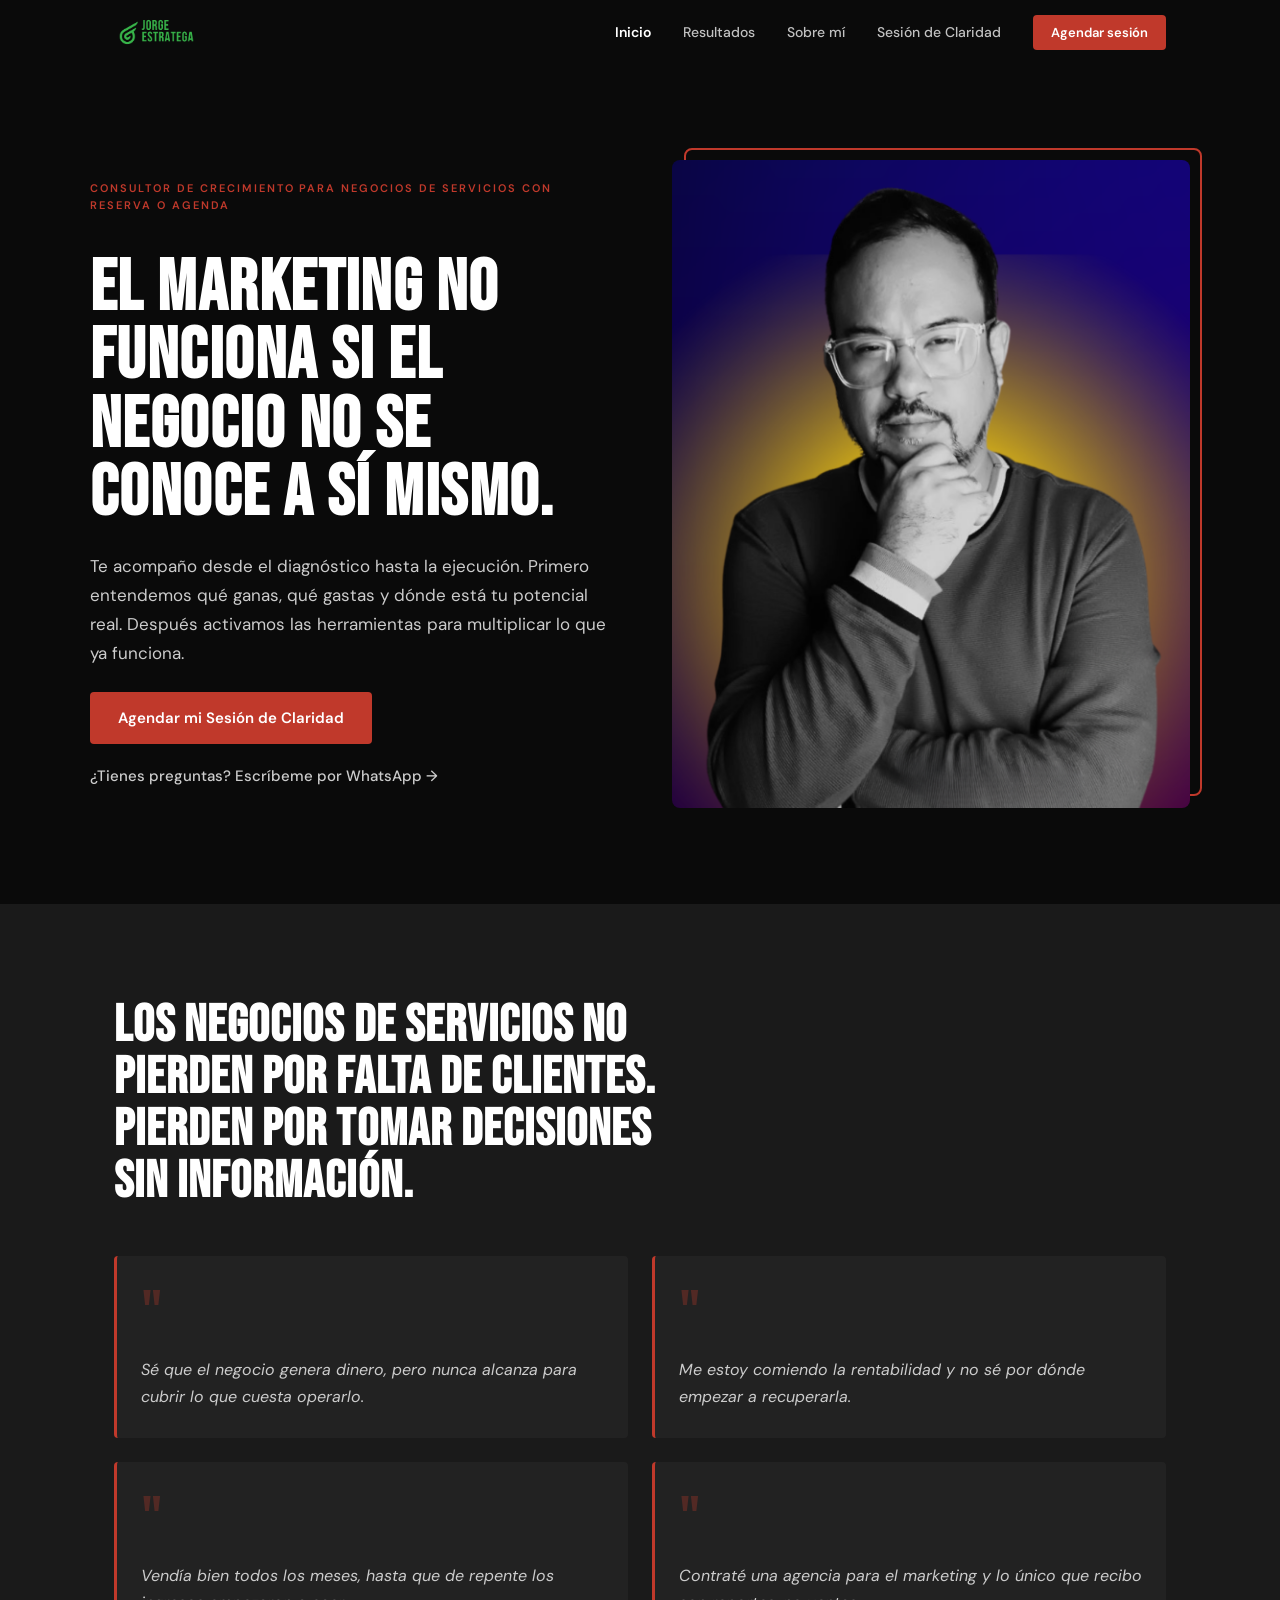
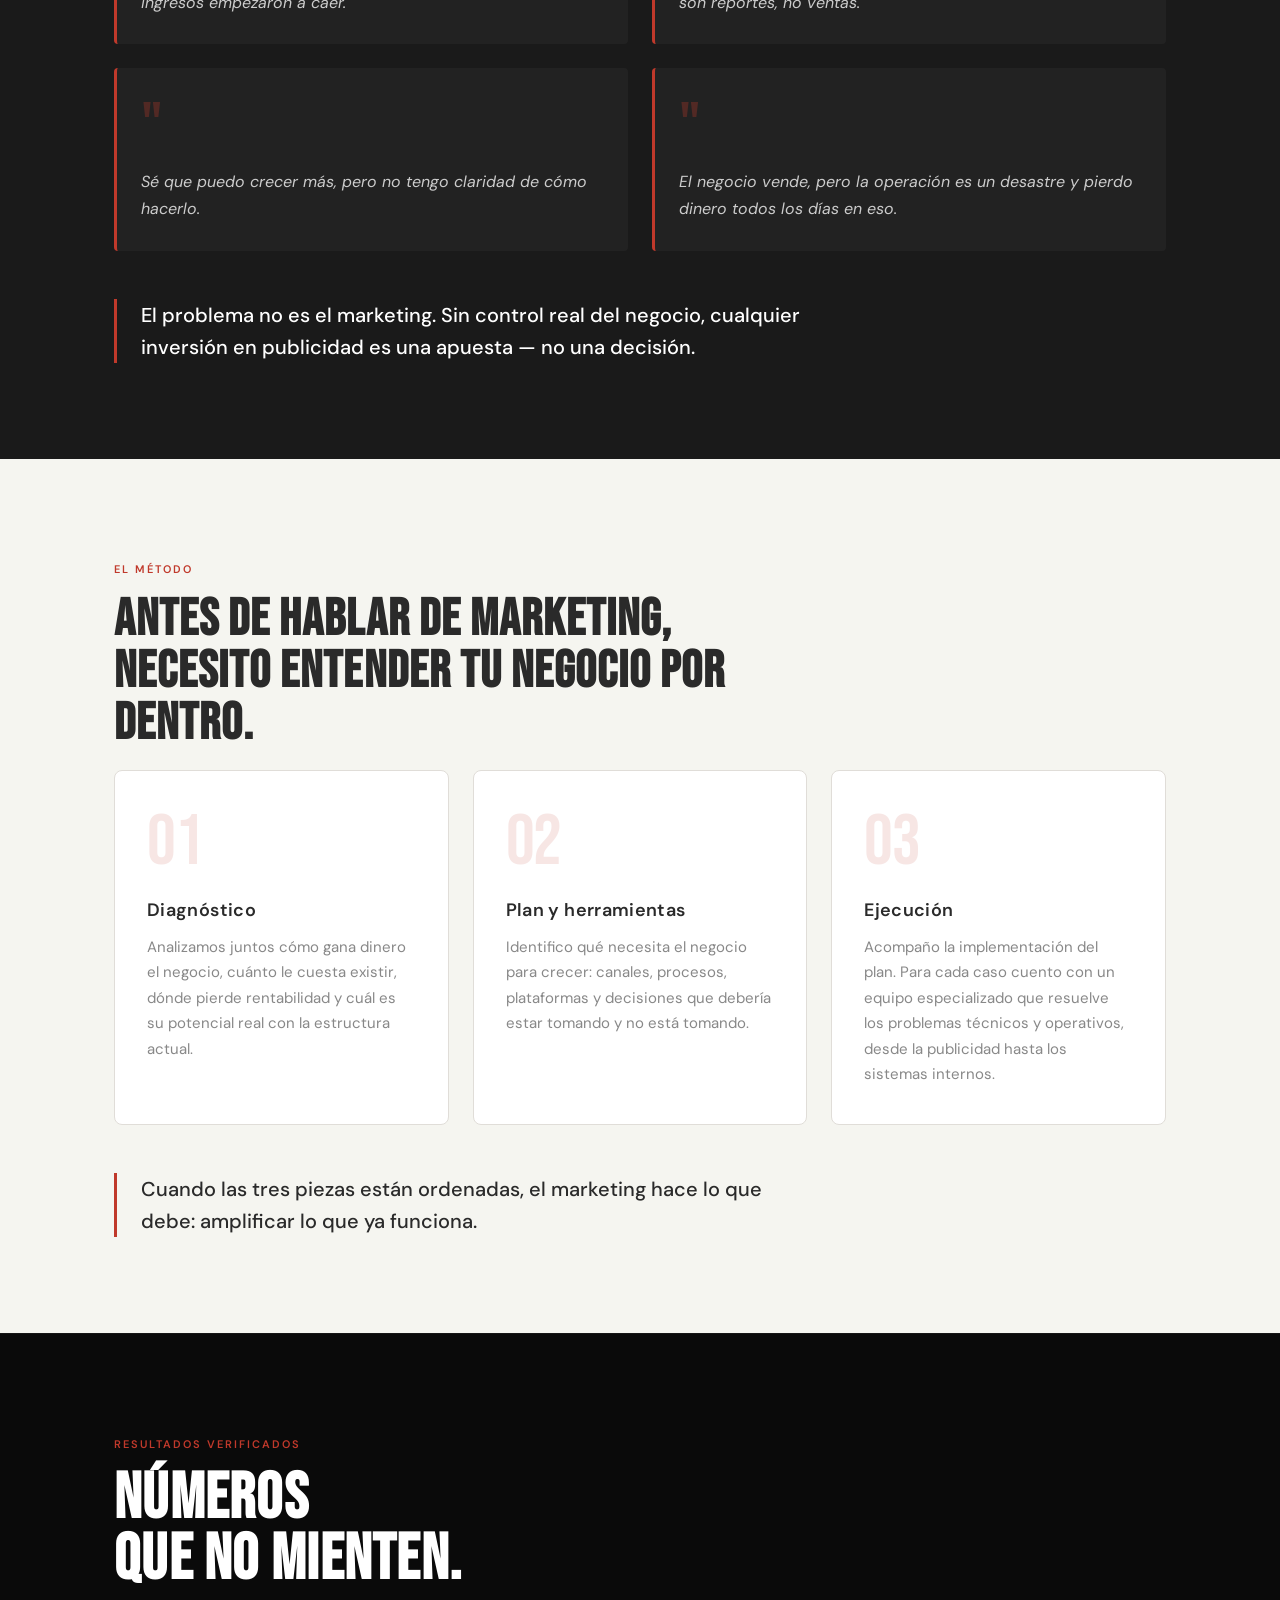
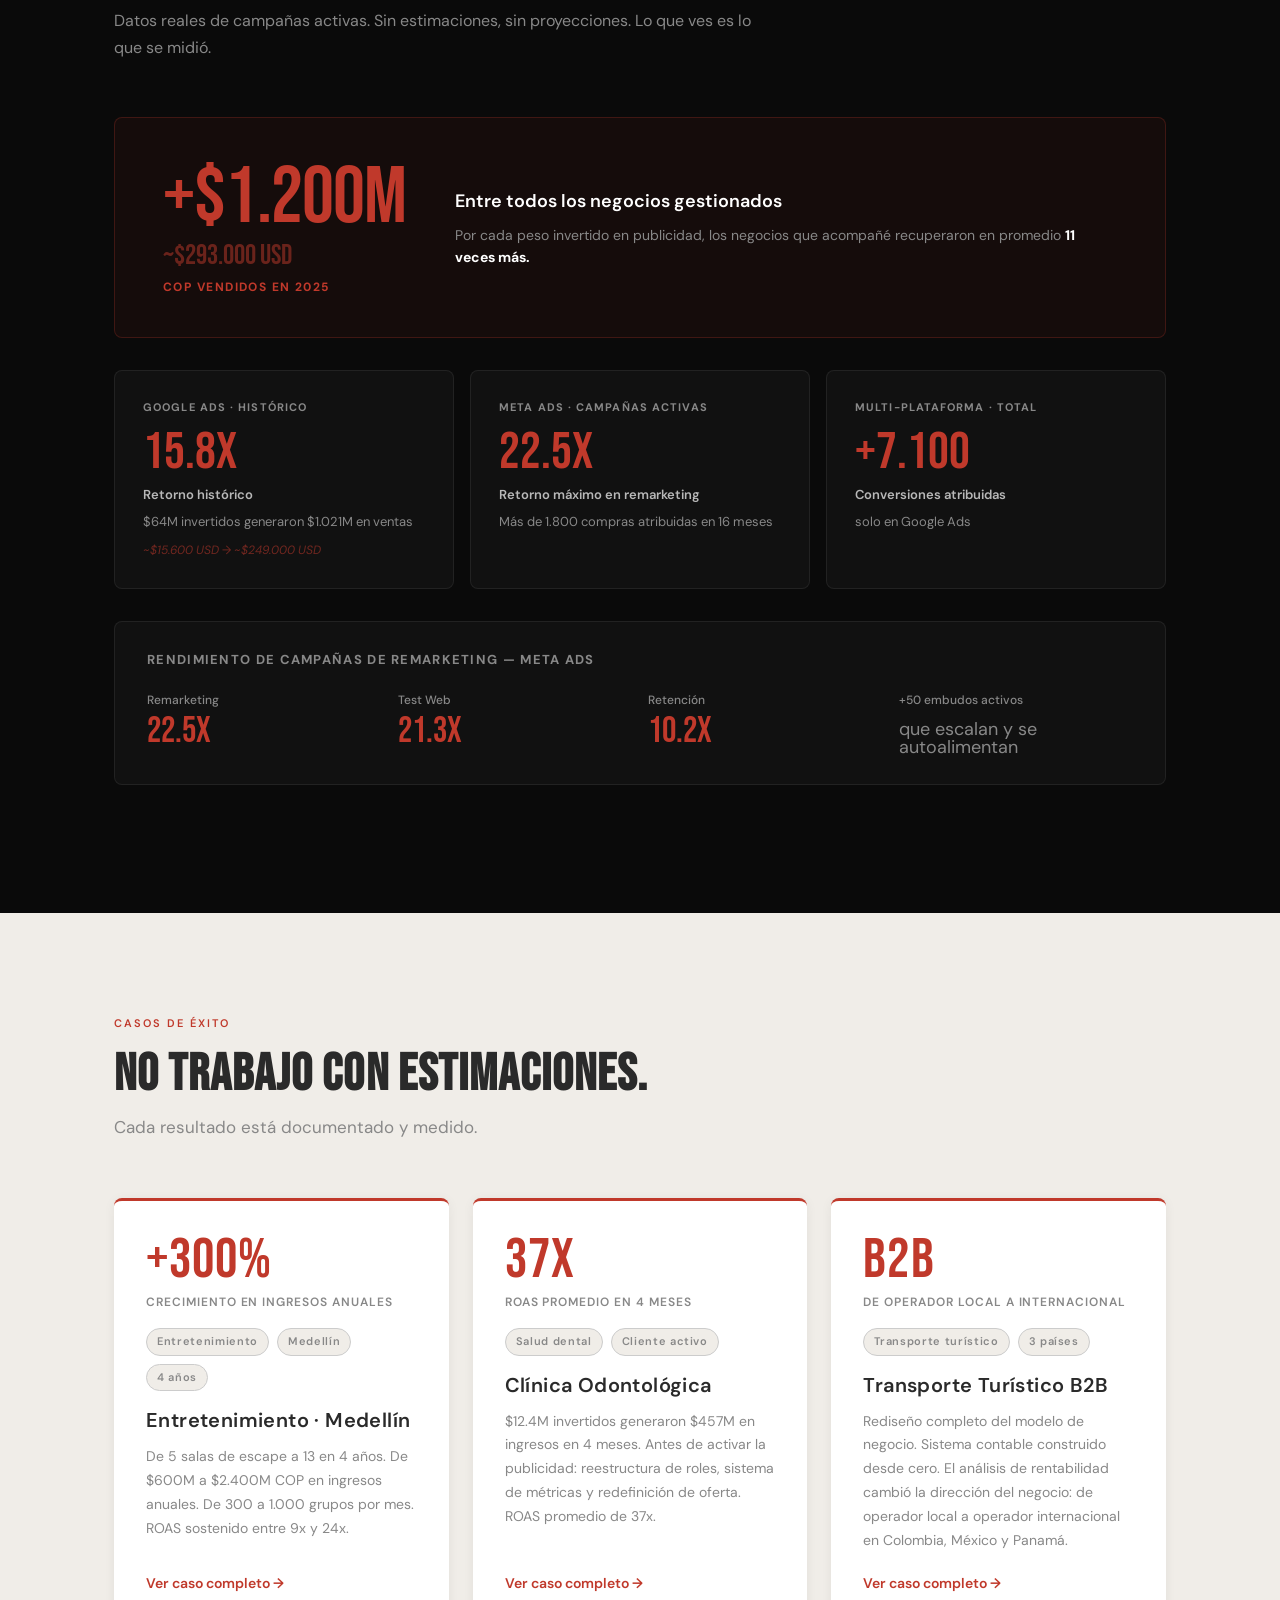
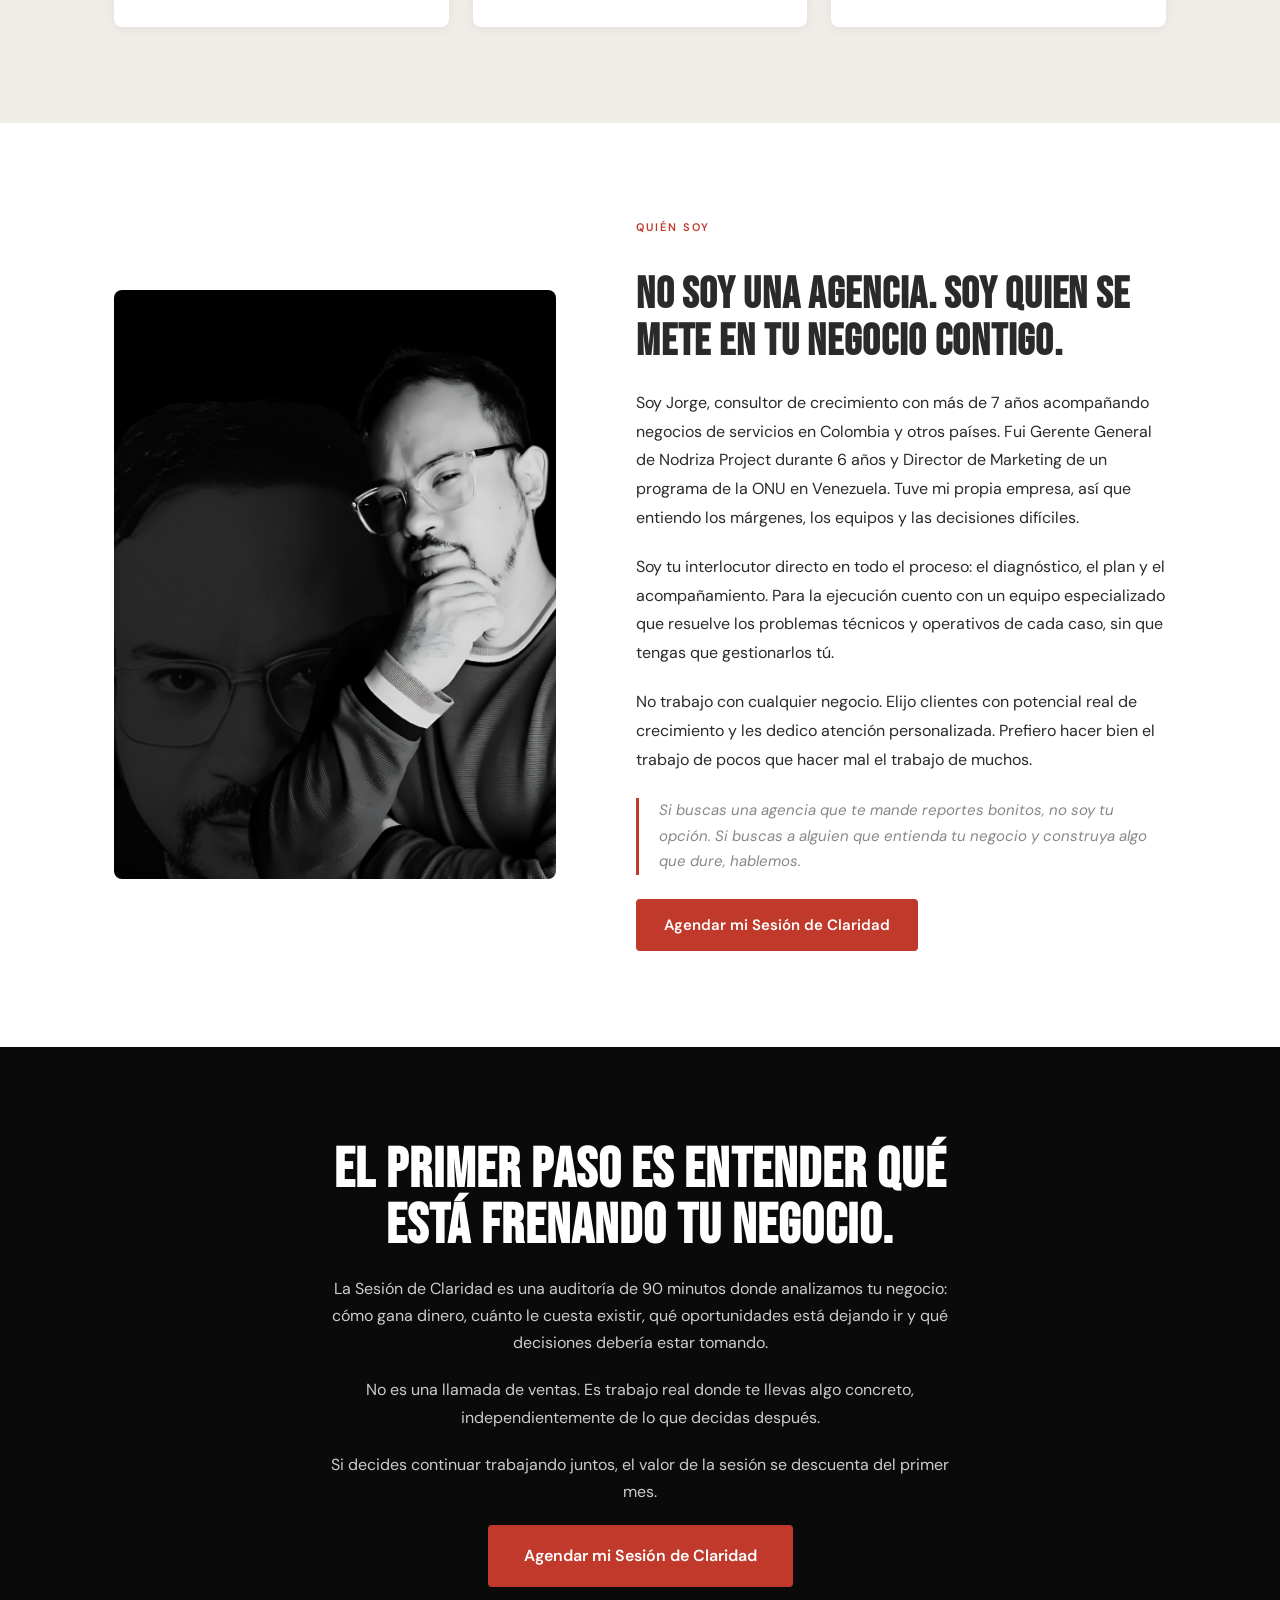
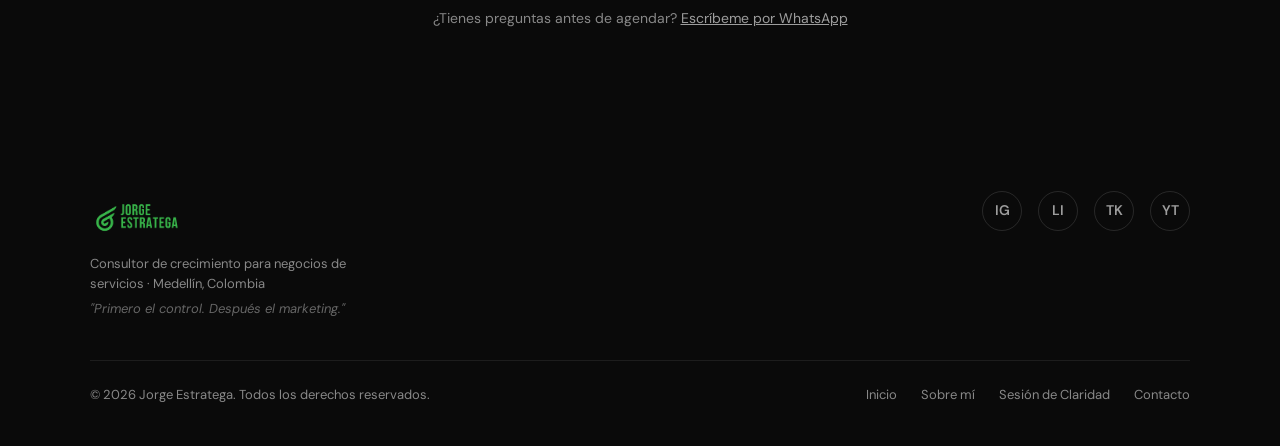
<file: index.html>
﻿<!DOCTYPE html>
<html lang="es">
<head>
  <meta charset="UTF-8" />
  <meta name="viewport" content="width=device-width, initial-scale=1.0" />
  <title>Consultor de Marketing para Negocios de Servicios | Jorge Estratega</title>
  <meta name="description" content="Primero el control del negocio. Después el marketing. Consultor de crecimiento para negocios que dependen de reservas y citas en Colombia." />
  <meta name="robots" content="index, follow" />
  <meta property="og:title" content="Jorge Estratega — Consultor de Crecimiento" />
  <meta property="og:description" content="Primero el control del negocio. Después el marketing. Consultor de crecimiento para negocios que dependen de reservas y citas en Colombia." />
  <meta property="og:type" content="website" />
  <meta property="og:url" content="https://estrategademarketing.com" />
  <meta property="og:image" content="img/og-home.jpg" />
  <meta name="twitter:card" content="summary_large_image" />
  <meta name="twitter:title" content="Jorge Estratega — Consultor de Crecimiento" />
  <meta name="twitter:description" content="Primero el control. Después el marketing." />
  <script type="application/ld+json">
  {
    "@context": "https://schema.org",
    "@type": "Person",
    "name": "Jorge Estratega",
    "jobTitle": "Consultor de Crecimiento",
    "description": "Consultor de crecimiento para negocios de servicios en Medellín, Colombia.",
    "url": "https://estrategademarketing.com",
    "address": {
      "@type": "PostalAddress",
      "addressLocality": "Medellín",
      "addressCountry": "CO"
    }
  }
  </script>
  <link rel="stylesheet" href="css/styles.css" />
  <link rel="preconnect" href="https://fonts.googleapis.com" />
  <link rel="preconnect" href="https://fonts.gstatic.com" crossorigin />
  <link href="https://fonts.googleapis.com/css2?family=Bebas+Neue&family=DM+Sans:ital,wght@0,300;0,400;0,500;0,600;1,400&display=swap" rel="stylesheet" />
</head>
<body>

<nav>
    <div class="nav-inner">
      <a href="index.html" class="nav-logo"><img src="img/logo-jorge-estratega.png" alt="Jorge Estratega" class="logo-img" /></a>
      <ul class="nav-links" role="list">
        <li><a href="index.html">Inicio</a></li>
        <li><a href="index.html#resultados">Resultados</a></li>
        <li><a href="sobre-mi.html">Sobre mí</a></li>
        <li><a href="sesion-de-claridad.html">Sesión de Claridad</a></li>
        <li><a href="sesion-de-claridad.html" class="nav-cta">Agendar sesión</a></li>
      </ul>
      <button class="nav-hamburger" aria-label="Abrir menú" aria-expanded="false">
        <span></span><span></span><span></span>
      </button>
    </div>
    <div class="nav-mobile">
      <a href="index.html">Inicio</a>
      <a href="index.html#resultados">Resultados</a>
      <a href="sobre-mi.html">Sobre mí</a>
      <a href="sesion-de-claridad.html">Sesión de Claridad</a>
      <a href="sesion-de-claridad.html">Agendar sesión</a>
    </div>
  </nav>

  <main>

    <!-- HERO -->
    <section class="hero">
      <div class="hero-inner">
        <div class="hero-content">
          <span class="label fade-in">Consultor de crecimiento para negocios de servicios con reserva o agenda</span>
          <h1 class="fade-in fade-in-delay-1">El marketing no funciona si el negocio no se conoce a sí mismo.</h1>
          <p class="hero-sub fade-in fade-in-delay-2">Te acompaño desde el diagnóstico hasta la ejecución. Primero entendemos qué ganas, qué gastas y dónde está tu potencial real. Después activamos las herramientas para multiplicar lo que ya funciona.</p>
          <div class="hero-ctas fade-in fade-in-delay-3">
            <a href="sesion-de-claridad.html" class="btn-primary">Agendar mi Sesión de Claridad</a>
            <a href="https://wa.me/57TUNUMERO" class="btn-text" target="_blank" rel="noopener noreferrer">¿Tienes preguntas? Escríbeme por WhatsApp →</a>
          </div>
        </div>
        <div class="hero-image fade-in fade-in-delay-2">
          <img src="img/jorge-hero.webp" alt="Jorge Estratega — Consultor de crecimiento" loading="eager" />
        </div>
      </div>
    </section>

    <!-- EL PROBLEMA -->
    <section class="section-problema">
      <div class="container">
        <h2 class="fade-in">Los negocios de servicios no pierden por falta de clientes. Pierden por tomar decisiones sin información.</h2>
        <div class="problem-grid">
          <div class="problem-card fade-in fade-in-delay-1">
            <span class="quote-mark">"</span>
            <p>Sé que el negocio genera dinero, pero nunca alcanza para cubrir lo que cuesta operarlo.</p>
          </div>
          <div class="problem-card fade-in fade-in-delay-2">
            <span class="quote-mark">"</span>
            <p>Me estoy comiendo la rentabilidad y no sé por dónde empezar a recuperarla.</p>
          </div>
          <div class="problem-card fade-in fade-in-delay-3">
            <span class="quote-mark">"</span>
            <p>Vendía bien todos los meses, hasta que de repente los ingresos empezaron a caer.</p>
          </div>
          <div class="problem-card fade-in fade-in-delay-4">
            <span class="quote-mark">"</span>
            <p>Contraté una agencia para el marketing y lo único que recibo son reportes, no ventas.</p>
          </div>
          <div class="problem-card fade-in fade-in-delay-1">
            <span class="quote-mark">"</span>
            <p>Sé que puedo crecer más, pero no tengo claridad de cómo hacerlo.</p>
          </div>
          <div class="problem-card fade-in fade-in-delay-2">
            <span class="quote-mark">"</span>
            <p>El negocio vende, pero la operación es un desastre y pierdo dinero todos los días en eso.</p>
          </div>
        </div>
        <p class="problem-close fade-in">El problema no es el marketing. Sin control real del negocio, cualquier inversión en publicidad es una apuesta — no una decisión.</p>
      </div>
    </section>

    <!-- EL MÉTODO -->
    <section class="section-sac">
      <div class="container">
        <span class="label-dark fade-in">El método</span>
        <h2 class="fade-in fade-in-delay-1">Antes de hablar de marketing, necesito entender tu negocio por dentro.</h2>
        <div class="sac-grid">
          <div class="sac-card fade-in fade-in-delay-1">
            <div class="sac-num">01</div>
            <h3>Diagnóstico</h3>
            <p>Analizamos juntos cómo gana dinero el negocio, cuánto le cuesta existir, dónde pierde rentabilidad y cuál es su potencial real con la estructura actual.</p>
          </div>
          <div class="sac-card fade-in fade-in-delay-2">
            <div class="sac-num">02</div>
            <h3>Plan y herramientas</h3>
            <p>Identifico qué necesita el negocio para crecer: canales, procesos, plataformas y decisiones que debería estar tomando y no está tomando.</p>
          </div>
          <div class="sac-card fade-in fade-in-delay-3">
            <div class="sac-num">03</div>
            <h3>Ejecución</h3>
            <p>Acompaño la implementación del plan. Para cada caso cuento con un equipo especializado que resuelve los problemas técnicos y operativos, desde la publicidad hasta los sistemas internos.</p>
          </div>
        </div>
        <p class="problem-close fade-in" style="margin-top:48px; color:var(--gris-carbon); border-left-color:var(--rojo);">Cuando las tres piezas están ordenadas, el marketing hace lo que debe: amplificar lo que ya funciona.</p>
      </div>
    </section>

    <!-- MÉTRICAS VERIFICADAS -->
    <section class="section-metricas">
      <div class="container">
        <div class="metricas-header">
          <span class="label fade-in">Resultados verificados</span>
          <h2 class="fade-in fade-in-delay-1">Números<br>que no mienten.</h2>
          <p class="fade-in fade-in-delay-2">Datos reales de campañas activas. Sin estimaciones, sin proyecciones. Lo que ves es lo que se midió.</p>
        </div>

        <div class="metrica-principal fade-in">
          <div class="metrica-principal-nums">
            <div class="metrica-principal-num">+$1.200M</div>
            <div class="metrica-principal-usd">~$293.000 USD</div>
            <div class="metrica-principal-currency">COP vendidos en 2025</div>
          </div>
          <div class="metrica-principal-info">
            <div class="metrica-principal-title">Entre todos los negocios gestionados</div>
            <div class="metrica-principal-desc">Por cada peso invertido en publicidad, los negocios que acompañé recuperaron en promedio <strong style="color:#fff;">11 veces más.</strong></div>
          </div>
        </div>

        <div class="plataformas-grid">
          <div class="plataforma-card fade-in fade-in-delay-1">
            <div class="plataforma-badge">Google Ads · histórico</div>
            <div class="plataforma-num">15.8x</div>
            <div class="plataforma-label">Retorno histórico</div>
            <div class="plataforma-desc">$64M invertidos generaron $1.021M en ventas</div>
            <div class="plataforma-usd">~$15.600 USD → ~$249.000 USD</div>
          </div>
          <div class="plataforma-card fade-in fade-in-delay-2">
            <div class="plataforma-badge">Meta Ads · campañas activas</div>
            <div class="plataforma-num">22.5x</div>
            <div class="plataforma-label">Retorno máximo en remarketing</div>
            <div class="plataforma-desc">Más de 1.800 compras atribuidas en 16 meses</div>
          </div>
          <div class="plataforma-card fade-in fade-in-delay-3">
            <div class="plataforma-badge">Multi-plataforma · total</div>
            <div class="plataforma-num">+7.100</div>
            <div class="plataforma-label">Conversiones atribuidas</div>
            <div class="plataforma-desc">solo en Google Ads</div>
          </div>
        </div>

        <div class="meta-breakdown fade-in">
          <div class="meta-breakdown-title">Rendimiento de campañas de remarketing — Meta Ads</div>
          <div class="meta-breakdown-grid">
            <div class="meta-breakdown-item">
              <span class="meta-breakdown-tipo">Remarketing</span>
              <span class="meta-breakdown-roas">22.5x</span>
            </div>
            <div class="meta-breakdown-item">
              <span class="meta-breakdown-tipo">Test Web</span>
              <span class="meta-breakdown-roas">21.3x</span>
            </div>
            <div class="meta-breakdown-item">
              <span class="meta-breakdown-tipo">Retención</span>
              <span class="meta-breakdown-roas">10.2x</span>
            </div>
            <div class="meta-breakdown-item">
              <span class="meta-breakdown-tipo">+50 embudos activos</span>
              <span class="meta-breakdown-roas tofu">que escalan y se autoalimentan</span>
            </div>
          </div>
        </div>

      </div>
    </section>

    <!-- RESULTADOS / CASOS -->
    <section class="section-resultados" id="resultados">
      <div class="container">
        <div class="section-header">
          <span class="label-dark fade-in">Casos de éxito</span>
          <h2 class="fade-in fade-in-delay-1">No trabajo con estimaciones.</h2>
          <p class="section-intro fade-in fade-in-delay-2">Cada resultado está documentado y medido.</p>
        </div>
        <div class="cases-grid">
          <article class="case-card fade-in fade-in-delay-1">
            <div class="case-metric">+300%</div>
            <div class="case-growth">crecimiento en ingresos anuales</div>
            <div class="case-tags">
              <span>Entretenimiento</span>
              <span>Medellín</span>
              <span>4 años</span>
            </div>
            <h3>Entretenimiento · Medellín</h3>
            <p>De 5 salas de escape a 13 en 4 años. De $600M a $2.400M COP en ingresos anuales. De 300 a 1.000 grupos por mes. ROAS sostenido entre 9x y 24x.</p>
            <a href="casos/enigma-escape-room.html" class="case-link">Ver caso completo →</a>
          </article>
          <article class="case-card fade-in fade-in-delay-2">
            <div class="case-metric">37x</div>
            <div class="case-growth">ROAS promedio en 4 meses</div>
            <div class="case-tags">
              <span>Salud dental</span>
              <span>Cliente activo</span>
            </div>
            <h3>Clínica Odontológica</h3>
            <p>$12.4M invertidos generaron $457M en ingresos en 4 meses. Antes de activar la publicidad: reestructura de roles, sistema de métricas y redefinición de oferta. ROAS promedio de 37x.</p>
            <a href="casos/dentalby.html" class="case-link">Ver caso completo →</a>
          </article>
          <article class="case-card fade-in fade-in-delay-3">
            <div class="case-metric">B2B</div>
            <div class="case-growth">de operador local a internacional</div>
            <div class="case-tags">
              <span>Transporte turístico</span>
              <span>3 países</span>
            </div>
            <h3>Transporte Turístico B2B</h3>
            <p>Rediseño completo del modelo de negocio. Sistema contable construido desde cero. El análisis de rentabilidad cambió la dirección del negocio: de operador local a operador internacional en Colombia, México y Panamá.</p>
            <a href="casos/transporcars.html" class="case-link">Ver caso completo →</a>
          </article>
        </div>
      </div>
    </section>

    <!-- SOBRE MÍ -->
    <section class="section-sobre">
      <div class="container">
        <div class="sobre-grid">
          <div class="sobre-image fade-in">
            <img src="img/jorge-sobre.webp" alt="Jorge Estratega" loading="lazy" />
          </div>
          <div class="sobre-content">
            <span class="label-dark fade-in">Quién soy</span>
            <h2 class="fade-in fade-in-delay-1">No soy una agencia. Soy quien se mete en tu negocio contigo.</h2>
            <p class="fade-in fade-in-delay-2">Soy Jorge, consultor de crecimiento con más de 7 años acompañando negocios de servicios en Colombia y otros países. Fui Gerente General de Nodriza Project durante 6 años y Director de Marketing de un programa de la ONU en Venezuela. Tuve mi propia empresa, así que entiendo los márgenes, los equipos y las decisiones difíciles.</p>
            <p class="fade-in fade-in-delay-3">Soy tu interlocutor directo en todo el proceso: el diagnóstico, el plan y el acompañamiento. Para la ejecución cuento con un equipo especializado que resuelve los problemas técnicos y operativos de cada caso, sin que tengas que gestionarlos tú.</p>
            <p class="fade-in">No trabajo con cualquier negocio. Elijo clientes con potencial real de crecimiento y les dedico atención personalizada. Prefiero hacer bien el trabajo de pocos que hacer mal el trabajo de muchos.</p>
            <em class="fade-in">Si buscas una agencia que te mande reportes bonitos, no soy tu opción. Si buscas a alguien que entienda tu negocio y construya algo que dure, hablemos.</em>
            <div class="fade-in">
              <a href="sesion-de-claridad.html" class="btn-primary">Agendar mi Sesión de Claridad</a>
            </div>
          </div>
        </div>
      </div>
    </section>

    <!-- CTA FINAL -->
    <section class="section-cta-final">
      <div class="container">
        <div class="cta-final-inner">
          <h2 class="fade-in">El primer paso es entender qué está frenando tu negocio.</h2>
          <p class="fade-in fade-in-delay-1">La Sesión de Claridad es una auditoría de 90 minutos donde analizamos tu negocio: cómo gana dinero, cuánto le cuesta existir, qué oportunidades está dejando ir y qué decisiones debería estar tomando.</p>
          <p class="fade-in fade-in-delay-2">No es una llamada de ventas. Es trabajo real donde te llevas algo concreto, independientemente de lo que decidas después.</p>
          <p class="fade-in fade-in-delay-3">Si decides continuar trabajando juntos, el valor de la sesión se descuenta del primer mes.</p>
          <a href="sesion-de-claridad.html" class="btn-primary btn-large fade-in">Agendar mi Sesión de Claridad</a>
          <p class="cta-sub fade-in">¿Tienes preguntas antes de agendar? <a href="https://wa.me/57TUNUMERO" target="_blank" rel="noopener noreferrer">Escríbeme por WhatsApp</a></p>
        </div>
      </div>
    </section>

  </main>

  <footer>
    <div class="footer-inner">
      <div class="footer-top">
        <div class="footer-brand">
          <a href="index.html" class="footer-logo"><img src="img/logo-jorge-estratega.png" alt="Jorge Estratega" class="footer-logo-img" /></a>
          <p class="footer-tagline">Consultor de crecimiento para negocios de servicios · Medellín, Colombia</p>
          <p class="footer-tagline" style="margin-top:4px; font-style:italic; color:#666;">"Primero el control. Después el marketing."</p>
        </div>
        <div class="footer-social">
          <a href="https://www.instagram.com/TUUSUARIO" target="_blank" rel="noopener noreferrer" aria-label="Instagram">IG</a>
          <a href="https://www.linkedin.com/in/TUUSUARIO" target="_blank" rel="noopener noreferrer" aria-label="LinkedIn">LI</a>
          <a href="https://www.tiktok.com/@TUUSUARIO" target="_blank" rel="noopener noreferrer" aria-label="TikTok">TK</a>
          <a href="https://www.youtube.com/@TUUSUARIO" target="_blank" rel="noopener noreferrer" aria-label="YouTube">YT</a>
        </div>
      </div>
      <div class="footer-bottom">
        <p class="footer-copy">© 2026 Jorge Estratega. Todos los derechos reservados.</p>
        <div class="footer-nav">
          <a href="index.html">Inicio</a>
          <a href="sobre-mi.html">Sobre mí</a>
          <a href="sesion-de-claridad.html">Sesión de Claridad</a>
          <a href="contacto.html">Contacto</a>
        </div>
      </div>
    </div>
  </footer>

  <script src="js/main.js"></script>
</body>
</html>
</file>
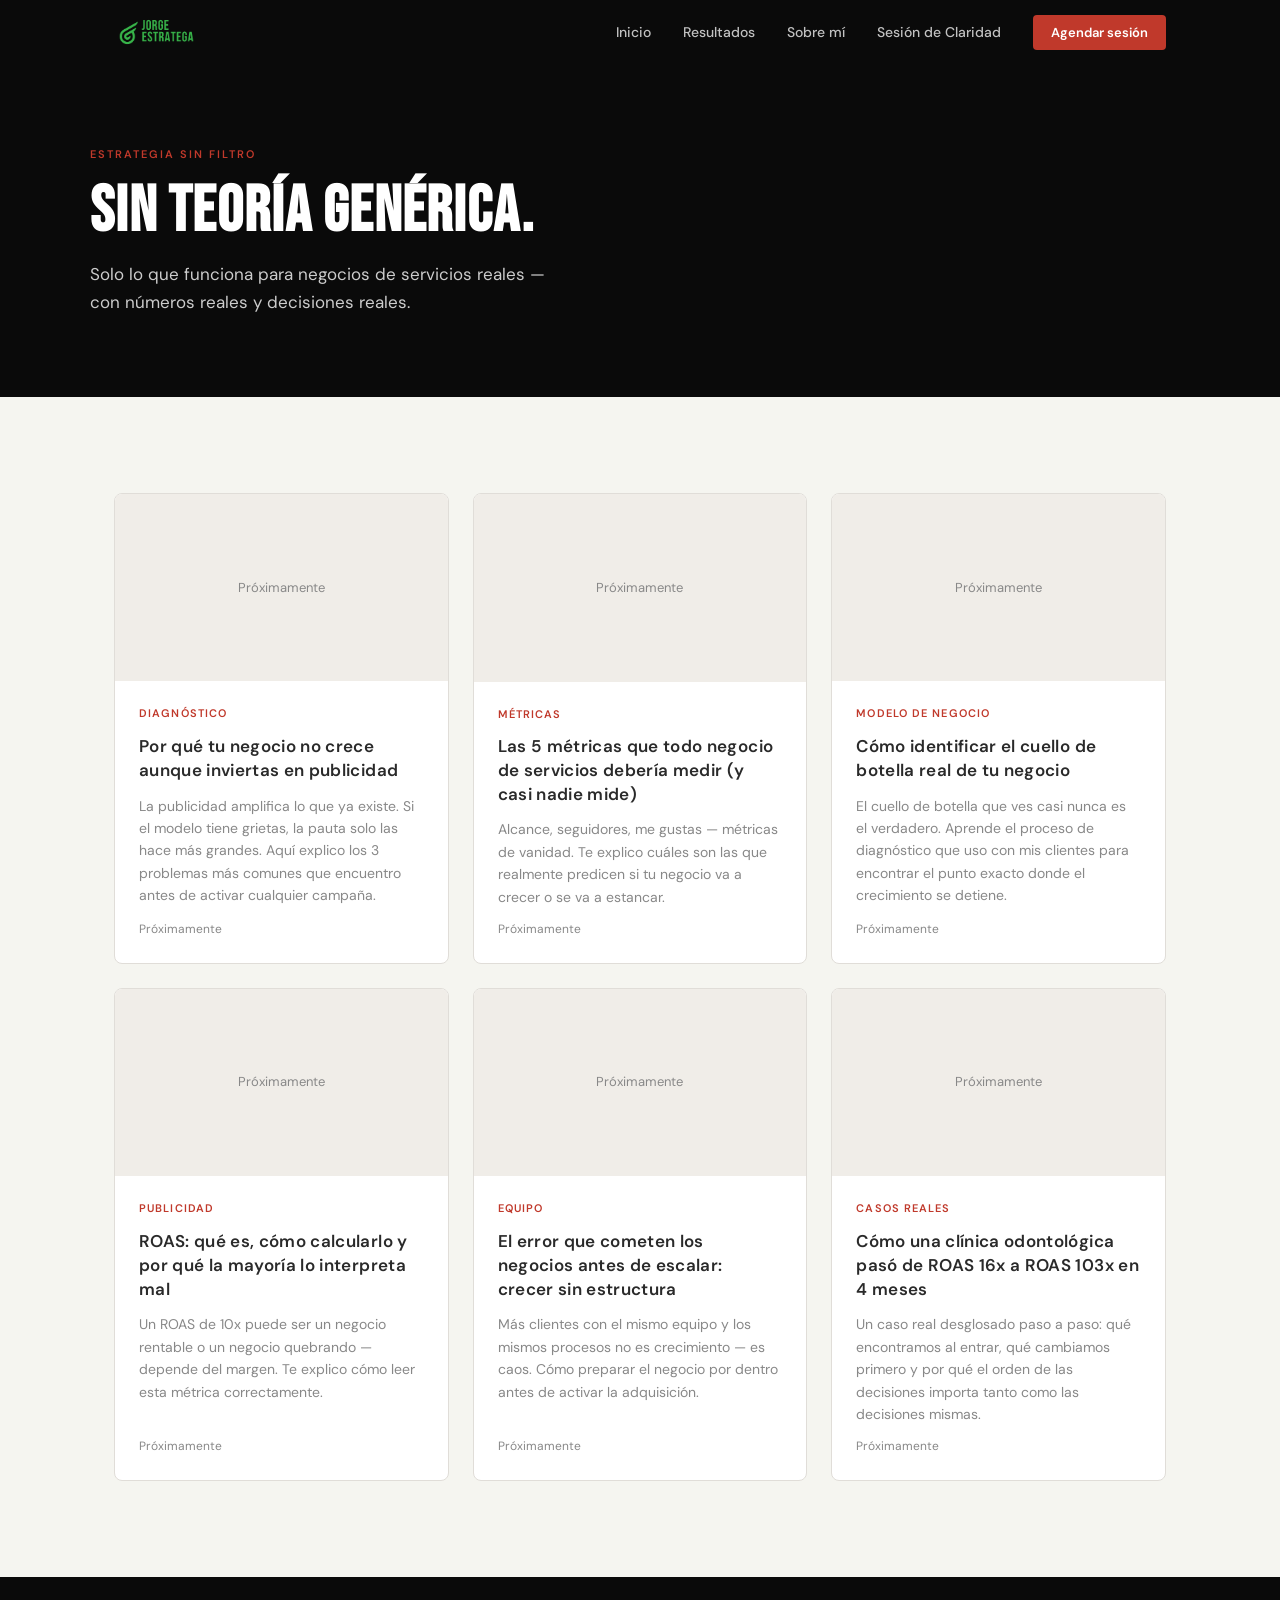
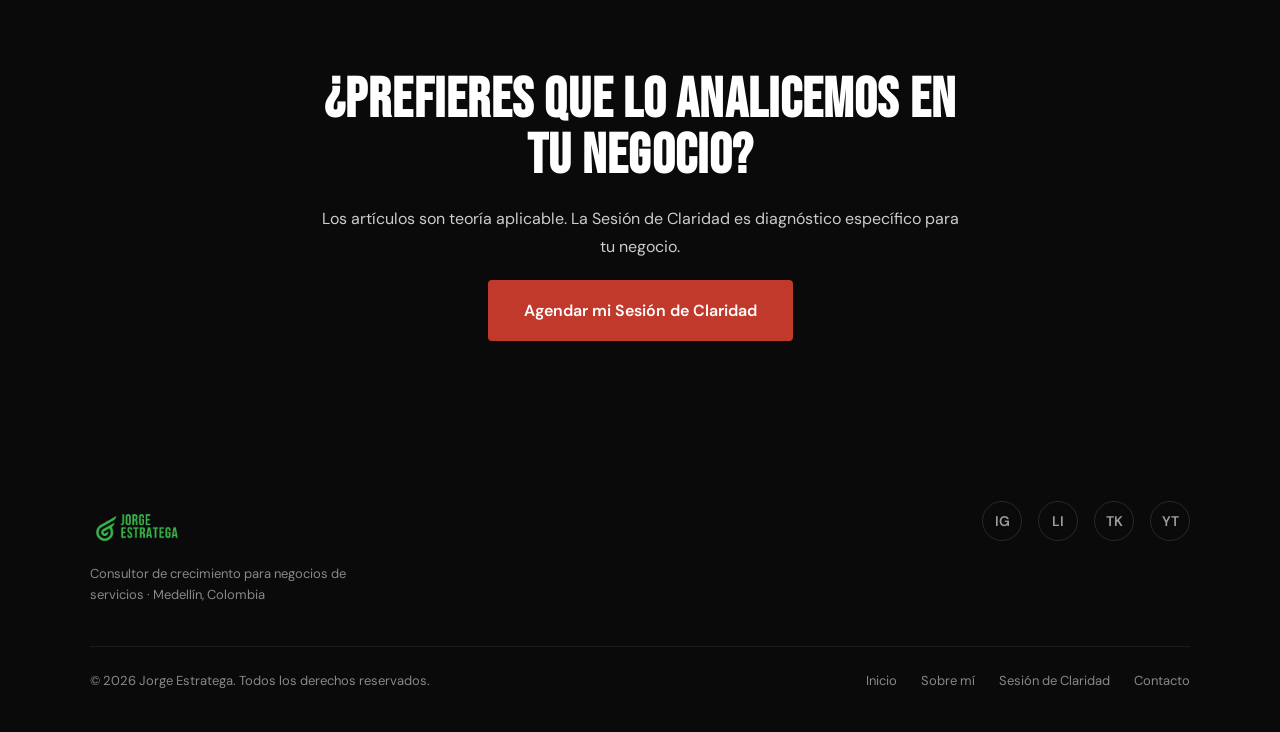
<file: blog/index.html>
﻿<!DOCTYPE html>
<html lang="es">
<head>
  <meta charset="UTF-8" />
  <meta name="viewport" content="width=device-width, initial-scale=1.0" />
  <title>Blog — Jorge Estratega</title>
  <meta name="description" content="Artículos sobre estrategia de negocios, marketing medible y crecimiento para negocios de servicios en Colombia." />
  <meta property="og:title" content="Blog — Jorge Estratega" />
  <meta property="og:description" content="Sin teoría genérica. Solo lo que funciona para negocios de servicios reales." />
  <meta property="og:type" content="website" />
  <link rel="stylesheet" href="../css/styles.css" />
  <link rel="preconnect" href="https://fonts.googleapis.com" />
  <link rel="preconnect" href="https://fonts.gstatic.com" crossorigin />
  <link href="https://fonts.googleapis.com/css2?family=Bebas+Neue&family=DM+Sans:ital,wght@0,300;0,400;0,500;0,600;1,400&display=swap" rel="stylesheet" />
</head>
<body>

<nav>
    <div class="nav-inner">
      <a href="../index.html" class="nav-logo"><img src="../img/logo-jorge-estratega.png" alt="Jorge Estratega" class="logo-img" /></a>
      <ul class="nav-links" role="list">
        <li><a href="../index.html">Inicio</a></li>
        <li><a href="../index.html#resultados">Resultados</a></li>
        <li><a href="../sobre-mi.html">Sobre mí</a></li>
        <li><a href="../sesion-de-claridad.html">Sesión de Claridad</a></li>
        <li><a href="../sesion-de-claridad.html" class="nav-cta">Agendar sesión</a></li>
      </ul>
      <button class="nav-hamburger" aria-label="Abrir menú" aria-expanded="false">
        <span></span><span></span><span></span>
      </button>
    </div>
    <div class="nav-mobile">
      <a href="../index.html">Inicio</a>
      <a href="../index.html#resultados">Resultados</a>
      <a href="../sobre-mi.html">Sobre mí</a>
      <a href="../sesion-de-claridad.html">Sesión de Claridad</a>
      <a href="../sesion-de-claridad.html">Agendar sesión</a>
    </div>
  </nav>

  <main>

    <section class="blog-hero">
      <div class="blog-hero-inner">
        <span class="label fade-in">Estrategia sin filtro</span>
        <h1 class="fade-in fade-in-delay-1">Sin teoría genérica.</h1>
        <p class="blog-hero-sub fade-in fade-in-delay-2">Solo lo que funciona para negocios de servicios reales — con números reales y decisiones reales.</p>
      </div>
    </section>

    <section class="section-blog">
      <div class="container">
        <div class="blog-grid">

          <article class="blog-card fade-in fade-in-delay-1">
            <div class="blog-card-img" aria-label="Imagen del artículo">Próximamente</div>
            <div class="blog-card-body">
              <span class="blog-card-cat">Diagnóstico</span>
              <h3>Por qué tu negocio no crece aunque inviertas en publicidad</h3>
              <p>La publicidad amplifica lo que ya existe. Si el modelo tiene grietas, la pauta solo las hace más grandes. Aquí explico los 3 problemas más comunes que encuentro antes de activar cualquier campaña.</p>
              <div class="blog-card-meta">
                <span>Próximamente</span>
              </div>
            </div>
          </article>

          <article class="blog-card fade-in fade-in-delay-2">
            <div class="blog-card-img" aria-label="Imagen del artículo">Próximamente</div>
            <div class="blog-card-body">
              <span class="blog-card-cat">Métricas</span>
              <h3>Las 5 métricas que todo negocio de servicios debería medir (y casi nadie mide)</h3>
              <p>Alcance, seguidores, me gustas — métricas de vanidad. Te explico cuáles son las que realmente predicen si tu negocio va a crecer o se va a estancar.</p>
              <div class="blog-card-meta">
                <span>Próximamente</span>
              </div>
            </div>
          </article>

          <article class="blog-card fade-in fade-in-delay-3">
            <div class="blog-card-img" aria-label="Imagen del artículo">Próximamente</div>
            <div class="blog-card-body">
              <span class="blog-card-cat">Modelo de negocio</span>
              <h3>Cómo identificar el cuello de botella real de tu negocio</h3>
              <p>El cuello de botella que ves casi nunca es el verdadero. Aprende el proceso de diagnóstico que uso con mis clientes para encontrar el punto exacto donde el crecimiento se detiene.</p>
              <div class="blog-card-meta">
                <span>Próximamente</span>
              </div>
            </div>
          </article>

          <article class="blog-card fade-in fade-in-delay-1">
            <div class="blog-card-img" aria-label="Imagen del artículo">Próximamente</div>
            <div class="blog-card-body">
              <span class="blog-card-cat">Publicidad</span>
              <h3>ROAS: qué es, cómo calcularlo y por qué la mayoría lo interpreta mal</h3>
              <p>Un ROAS de 10x puede ser un negocio rentable o un negocio quebrando — depende del margen. Te explico cómo leer esta métrica correctamente.</p>
              <div class="blog-card-meta">
                <span>Próximamente</span>
              </div>
            </div>
          </article>

          <article class="blog-card fade-in fade-in-delay-2">
            <div class="blog-card-img" aria-label="Imagen del artículo">Próximamente</div>
            <div class="blog-card-body">
              <span class="blog-card-cat">Equipo</span>
              <h3>El error que cometen los negocios antes de escalar: crecer sin estructura</h3>
              <p>Más clientes con el mismo equipo y los mismos procesos no es crecimiento — es caos. Cómo preparar el negocio por dentro antes de activar la adquisición.</p>
              <div class="blog-card-meta">
                <span>Próximamente</span>
              </div>
            </div>
          </article>

          <article class="blog-card fade-in fade-in-delay-3">
            <div class="blog-card-img" aria-label="Imagen del artículo">Próximamente</div>
            <div class="blog-card-body">
              <span class="blog-card-cat">Casos reales</span>
              <h3>Cómo una clínica odontológica pasó de ROAS 16x a ROAS 103x en 4 meses</h3>
              <p>Un caso real desglosado paso a paso: qué encontramos al entrar, qué cambiamos primero y por qué el orden de las decisiones importa tanto como las decisiones mismas.</p>
              <div class="blog-card-meta">
                <span>Próximamente</span>
              </div>
            </div>
          </article>

        </div>
      </div>
    </section>

    <!-- CTA Newsletter/Sesión -->
    <section class="section-cta-final">
      <div class="container">
        <div class="cta-final-inner">
          <h2 class="fade-in">¿Prefieres que lo analicemos en tu negocio?</h2>
          <p class="fade-in fade-in-delay-1">Los artículos son teoría aplicable. La Sesión de Claridad es diagnóstico específico para tu negocio.</p>
          <a href="../sesion-de-claridad.html" class="btn-primary btn-large fade-in fade-in-delay-2">Agendar mi Sesión de Claridad</a>
        </div>
      </div>
    </section>

  </main>

  <footer>
    <div class="footer-inner">
      <div class="footer-top">
        <div class="footer-brand">
          <a href="../index.html" class="footer-logo"><img src="../img/logo-jorge-estratega.png" alt="Jorge Estratega" class="footer-logo-img" /></a>
          <p class="footer-tagline">Consultor de crecimiento para negocios de servicios · Medellín, Colombia</p>
        </div>
        <div class="footer-social">
          <a href="https://www.instagram.com/TUUSUARIO" target="_blank" rel="noopener noreferrer" aria-label="Instagram">IG</a>
          <a href="https://www.linkedin.com/in/TUUSUARIO" target="_blank" rel="noopener noreferrer" aria-label="LinkedIn">LI</a>
          <a href="https://www.tiktok.com/@TUUSUARIO" target="_blank" rel="noopener noreferrer" aria-label="TikTok">TK</a>
          <a href="https://www.youtube.com/@TUUSUARIO" target="_blank" rel="noopener noreferrer" aria-label="YouTube">YT</a>
        </div>
      </div>
      <div class="footer-bottom">
        <p class="footer-copy">© 2026 Jorge Estratega. Todos los derechos reservados.</p>
        <div class="footer-nav">
          <a href="../index.html">Inicio</a>
          <a href="../sobre-mi.html">Sobre mí</a>
          <a href="../sesion-de-claridad.html">Sesión de Claridad</a>
          <a href="../contacto.html">Contacto</a>
        </div>
      </div>
    </div>
  </footer>

  <script src="../js/main.js"></script>
</body>
</html>
</file>
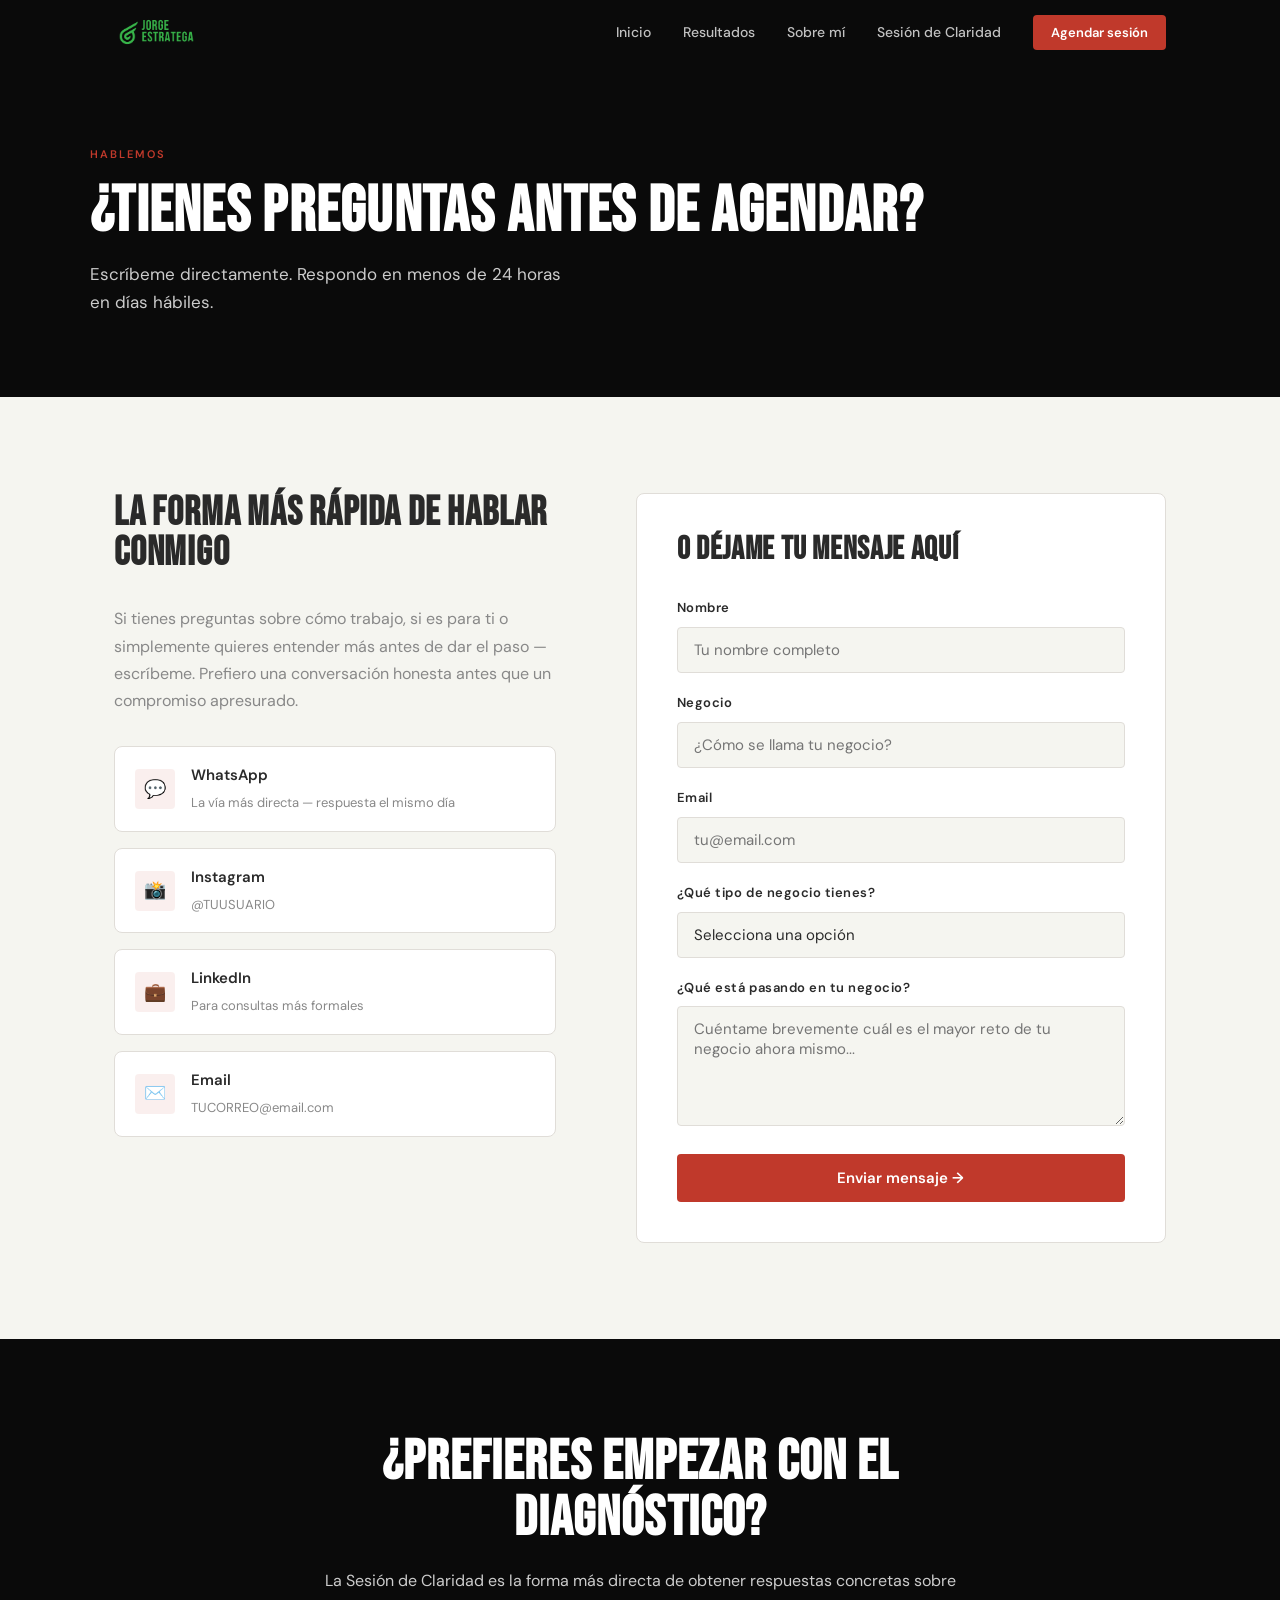
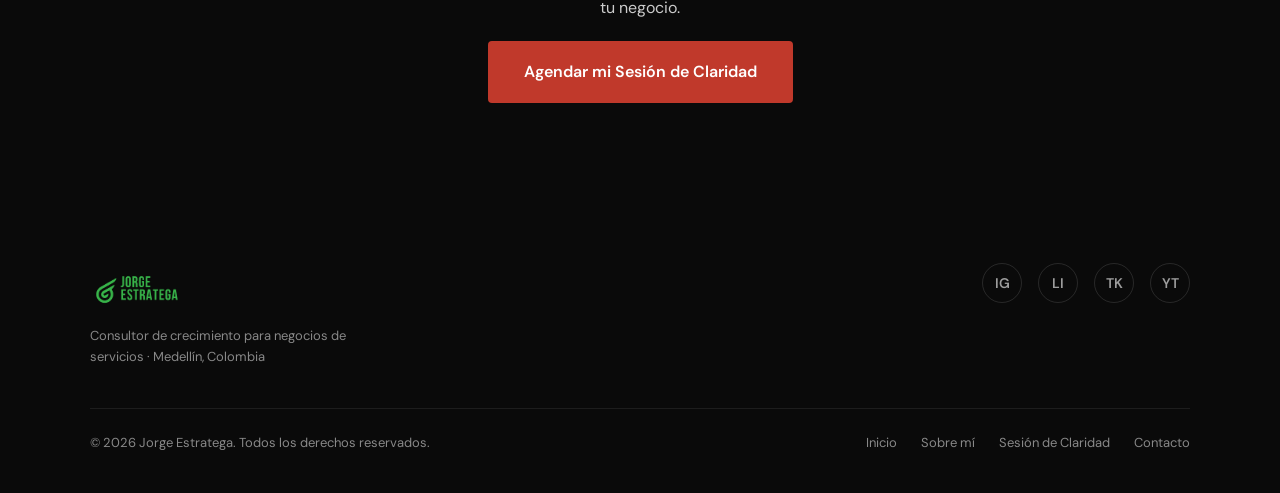
<file: contacto.html>
﻿<!DOCTYPE html>
<html lang="es">
<head>
  <meta charset="UTF-8" />
  <meta name="viewport" content="width=device-width, initial-scale=1.0" />
  <title>Contacto — Jorge Estratega</title>
  <meta name="description" content="¿Tienes preguntas? Escríbeme por WhatsApp o completa el formulario de contacto." />
  <meta property="og:title" content="Contacto — Jorge Estratega" />
  <meta property="og:type" content="website" />
  <link rel="stylesheet" href="css/styles.css" />
  <link rel="preconnect" href="https://fonts.googleapis.com" />
  <link rel="preconnect" href="https://fonts.gstatic.com" crossorigin />
  <link href="https://fonts.googleapis.com/css2?family=Bebas+Neue&family=DM+Sans:ital,wght@0,300;0,400;0,500;0,600;1,400&display=swap" rel="stylesheet" />
</head>
<body>

<nav>
    <div class="nav-inner">
      <a href="index.html" class="nav-logo"><img src="img/logo-jorge-estratega.png" alt="Jorge Estratega" class="logo-img" /></a>
      <ul class="nav-links" role="list">
        <li><a href="index.html">Inicio</a></li>
        <li><a href="index.html#resultados">Resultados</a></li>
        <li><a href="sobre-mi.html">Sobre mí</a></li>
        <li><a href="sesion-de-claridad.html">Sesión de Claridad</a></li>
        <li><a href="sesion-de-claridad.html" class="nav-cta">Agendar sesión</a></li>
      </ul>
      <button class="nav-hamburger" aria-label="Abrir menú" aria-expanded="false">
        <span></span><span></span><span></span>
      </button>
    </div>
    <div class="nav-mobile">
      <a href="index.html">Inicio</a>
      <a href="index.html#resultados">Resultados</a>
      <a href="sobre-mi.html">Sobre mí</a>
      <a href="sesion-de-claridad.html">Sesión de Claridad</a>
      <a href="sesion-de-claridad.html">Agendar sesión</a>
    </div>
  </nav>

  <main>

    <section class="contact-hero">
      <div class="contact-hero-inner">
        <span class="label fade-in">Hablemos</span>
        <h1 class="fade-in fade-in-delay-1">¿Tienes preguntas antes de agendar?</h1>
        <p class="contact-hero-sub fade-in fade-in-delay-2">Escríbeme directamente. Respondo en menos de 24 horas en días hábiles.</p>
      </div>
    </section>

    <section class="section-contact">
      <div class="contact-grid">
        <div class="contact-info">
          <h2 class="fade-in">La forma más rápida de hablar conmigo</h2>
          <p class="fade-in fade-in-delay-1">Si tienes preguntas sobre cómo trabajo, si es para ti o simplemente quieres entender más antes de dar el paso — escríbeme. Prefiero una conversación honesta antes que un compromiso apresurado.</p>
          <div class="contact-channels">
            <a href="https://wa.me/57TUNUMERO" class="contact-channel fade-in fade-in-delay-1" target="_blank" rel="noopener noreferrer">
              <div class="channel-icon" aria-hidden="true">💬</div>
              <div class="channel-info">
                <strong>WhatsApp</strong>
                <span>La vía más directa — respuesta el mismo día</span>
              </div>
            </a>
            <a href="https://www.instagram.com/TUUSUARIO" class="contact-channel fade-in fade-in-delay-2" target="_blank" rel="noopener noreferrer">
              <div class="channel-icon" aria-hidden="true">📸</div>
              <div class="channel-info">
                <strong>Instagram</strong>
                <span>@TUUSUARIO</span>
              </div>
            </a>
            <a href="https://www.linkedin.com/in/TUUSUARIO" class="contact-channel fade-in fade-in-delay-3" target="_blank" rel="noopener noreferrer">
              <div class="channel-icon" aria-hidden="true">💼</div>
              <div class="channel-info">
                <strong>LinkedIn</strong>
                <span>Para consultas más formales</span>
              </div>
            </a>
            <a href="mailto:TUCORREO@email.com" class="contact-channel fade-in fade-in-delay-4">
              <div class="channel-icon" aria-hidden="true">✉️</div>
              <div class="channel-info">
                <strong>Email</strong>
                <span>TUCORREO@email.com</span>
              </div>
            </a>
          </div>
        </div>

        <div class="contact-form-section fade-in fade-in-delay-2">
          <h3>O déjame tu mensaje aquí</h3>
          <form id="contact-form" novalidate>
            <div class="form-group">
              <label for="nombre">Nombre</label>
              <input type="text" id="nombre" name="nombre" placeholder="Tu nombre completo" required autocomplete="name" />
            </div>
            <div class="form-group">
              <label for="negocio">Negocio</label>
              <input type="text" id="negocio" name="negocio" placeholder="¿Cómo se llama tu negocio?" />
            </div>
            <div class="form-group">
              <label for="email">Email</label>
              <input type="email" id="email" name="email" placeholder="tu@email.com" required autocomplete="email" />
            </div>
            <div class="form-group">
              <label for="tipo">¿Qué tipo de negocio tienes?</label>
              <select id="tipo" name="tipo">
                <option value="" disabled selected>Selecciona una opción</option>
                <option>Clínica o consultorio</option>
                <option>Spa o centro estético</option>
                <option>Entretenimiento (escape room, etc.)</option>
                <option>Transporte turístico</option>
                <option>Restaurante con reservas</option>
                <option>Otro servicio</option>
              </select>
            </div>
            <div class="form-group">
              <label for="mensaje">¿Qué está pasando en tu negocio?</label>
              <textarea id="mensaje" name="mensaje" placeholder="Cuéntame brevemente cuál es el mayor reto de tu negocio ahora mismo..." required></textarea>
            </div>
            <button type="submit" class="btn-primary" style="width:100%">Enviar mensaje →</button>
          </form>
        </div>
      </div>
    </section>

    <section class="section-cta-final">
      <div class="container">
        <div class="cta-final-inner">
          <h2 class="fade-in">¿Prefieres empezar con el diagnóstico?</h2>
          <p class="fade-in fade-in-delay-1">La Sesión de Claridad es la forma más directa de obtener respuestas concretas sobre tu negocio.</p>
          <a href="sesion-de-claridad.html" class="btn-primary btn-large fade-in fade-in-delay-2">Agendar mi Sesión de Claridad</a>
        </div>
      </div>
    </section>

  </main>

  <footer>
    <div class="footer-inner">
      <div class="footer-top">
        <div class="footer-brand">
          <a href="index.html" class="footer-logo"><img src="img/logo-jorge-estratega.png" alt="Jorge Estratega" class="footer-logo-img" /></a>
          <p class="footer-tagline">Consultor de crecimiento para negocios de servicios · Medellín, Colombia</p>
        </div>
        <div class="footer-social">
          <a href="https://www.instagram.com/TUUSUARIO" target="_blank" rel="noopener noreferrer" aria-label="Instagram">IG</a>
          <a href="https://www.linkedin.com/in/TUUSUARIO" target="_blank" rel="noopener noreferrer" aria-label="LinkedIn">LI</a>
          <a href="https://www.tiktok.com/@TUUSUARIO" target="_blank" rel="noopener noreferrer" aria-label="TikTok">TK</a>
          <a href="https://www.youtube.com/@TUUSUARIO" target="_blank" rel="noopener noreferrer" aria-label="YouTube">YT</a>
        </div>
      </div>
      <div class="footer-bottom">
        <p class="footer-copy">© 2026 Jorge Estratega. Todos los derechos reservados.</p>
        <div class="footer-nav">
          <a href="index.html">Inicio</a>
          <a href="sobre-mi.html">Sobre mí</a>
          <a href="sesion-de-claridad.html">Sesión de Claridad</a>
          <a href="contacto.html">Contacto</a>
        </div>
      </div>
    </div>
  </footer>

  <script src="js/main.js"></script>
</body>
</html>
</file>
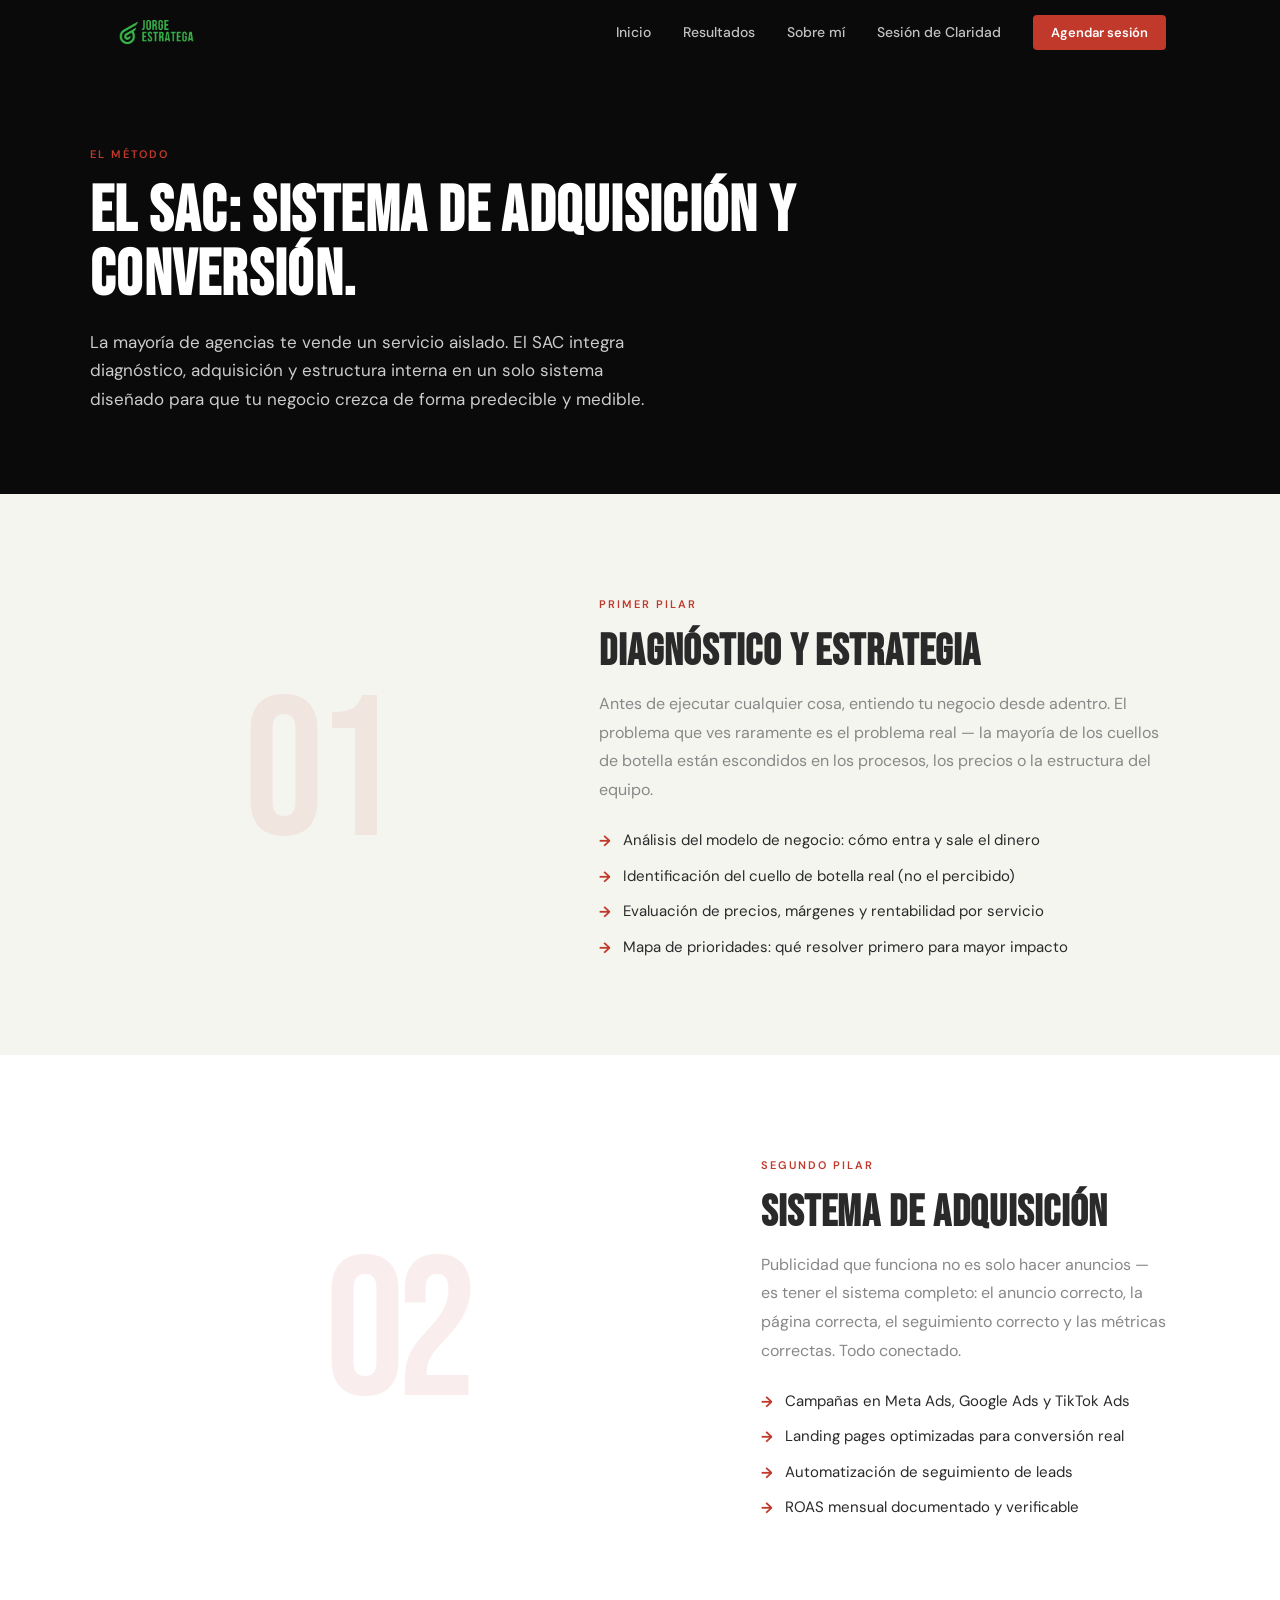
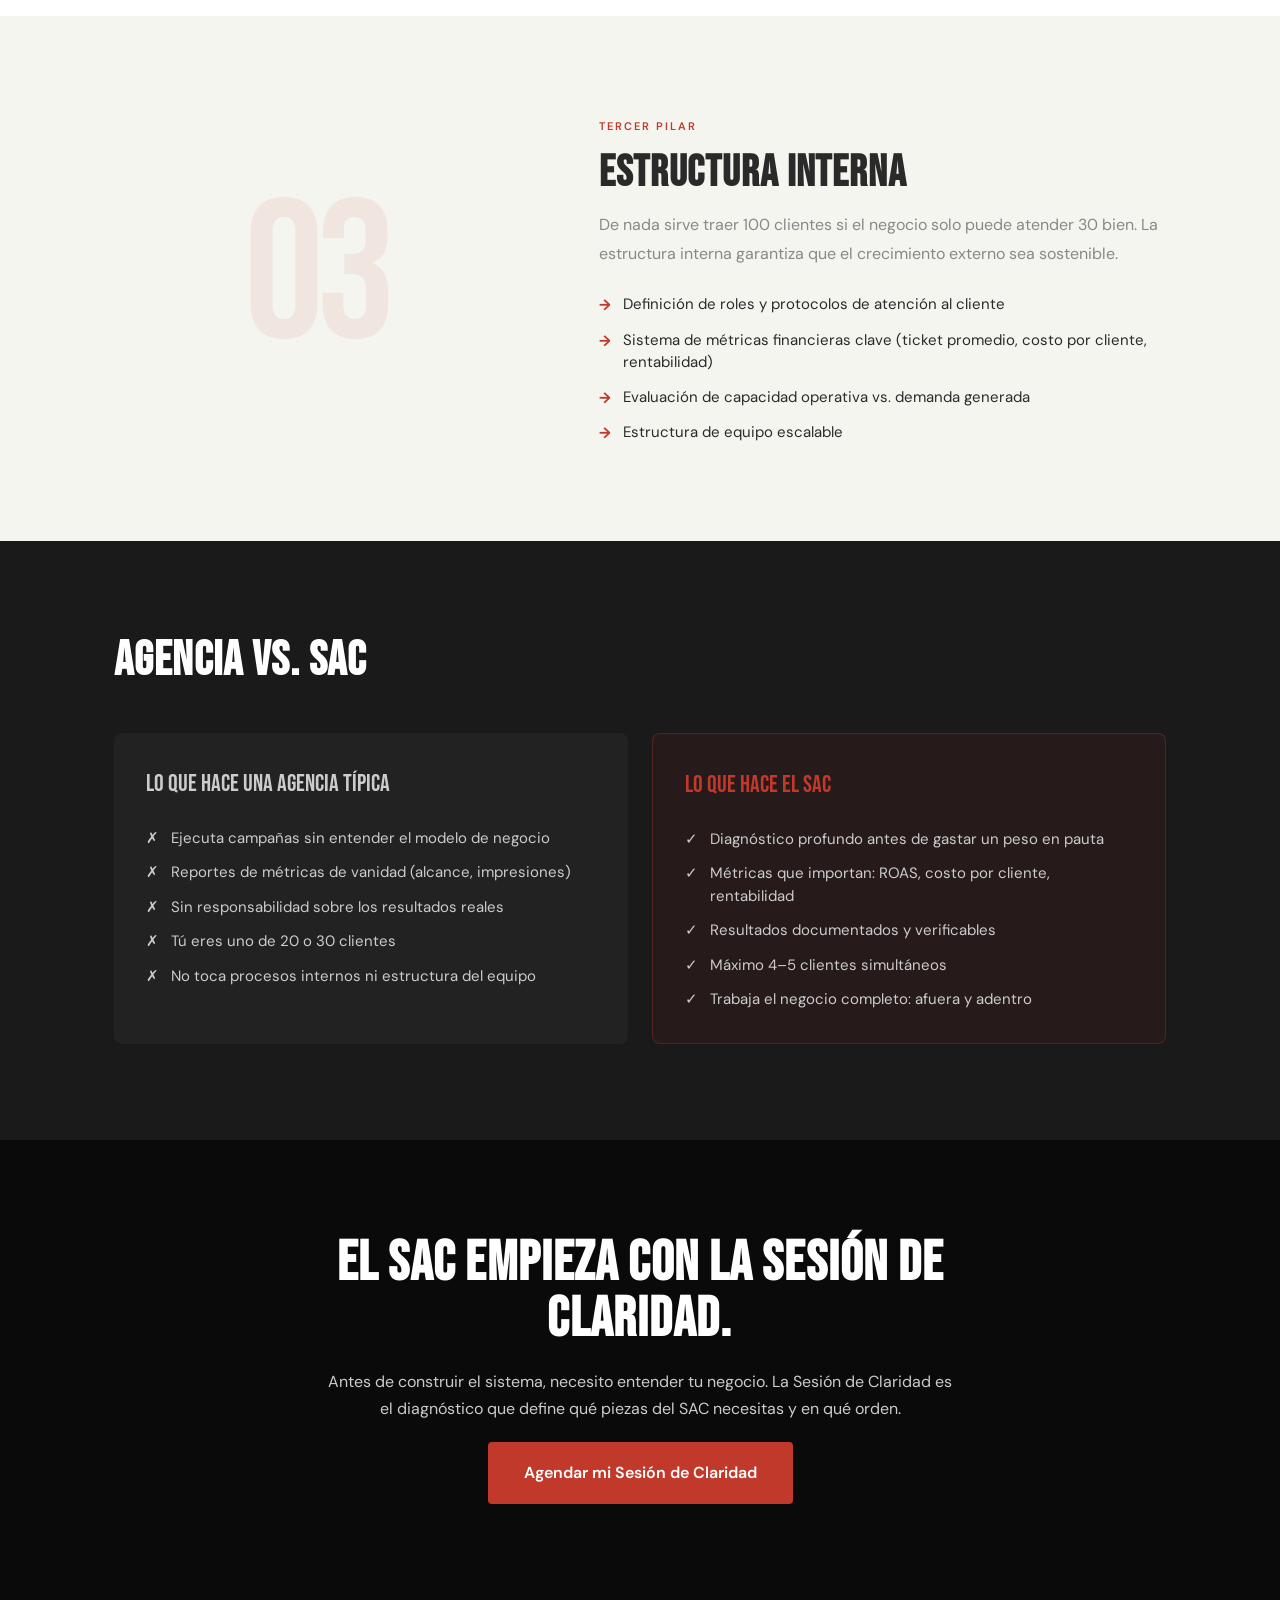
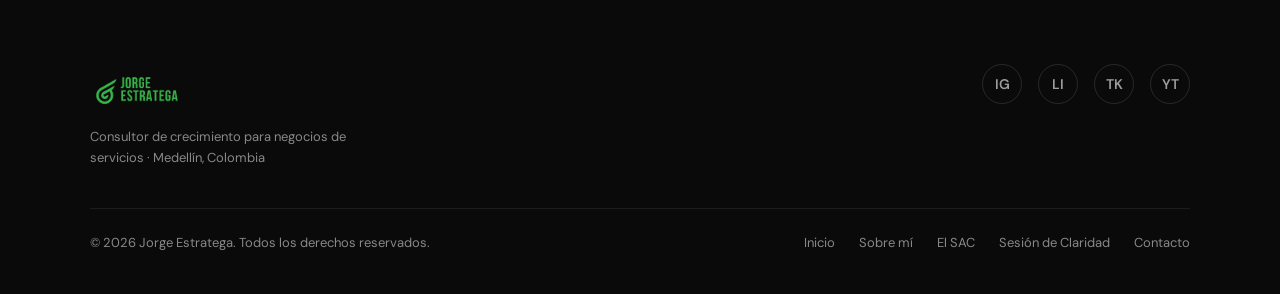
<file: el-sac.html>
﻿<!DOCTYPE html>
<html lang="es">
<head>
  <meta charset="UTF-8" />
  <meta name="viewport" content="width=device-width, initial-scale=1.0" />
  <title>El SAC — Sistema de Adquisición y Conversión · Jorge Estratega</title>
  <meta name="description" content="El SAC es un sistema completo de crecimiento para negocios de servicios: diagnóstico, adquisición de clientes y estructura interna. Todo integrado y medido." />
  <meta property="og:title" content="El SAC — Sistema de Adquisición y Conversión" />
  <meta property="og:description" content="No piezas sueltas — un sistema completo para crecer de forma predecible y medible." />
  <meta property="og:type" content="website" />
  <link rel="stylesheet" href="css/styles.css" />
  <link rel="preconnect" href="https://fonts.googleapis.com" />
  <link rel="preconnect" href="https://fonts.gstatic.com" crossorigin />
  <link href="https://fonts.googleapis.com/css2?family=Bebas+Neue&family=DM+Sans:ital,wght@0,300;0,400;0,500;0,600;1,400&display=swap" rel="stylesheet" />
  <style>
    .sac-pillar {
      background: var(--blanco-puro);
      padding: var(--section-padding);
    }
    .sac-pillar:nth-child(even) {
      background: var(--blanco-roto);
    }
    .sac-pillar-inner {
      max-width: var(--max-width);
      margin: 0 auto;
      padding: 0 24px;
      display: grid;
      grid-template-columns: 1fr 1.4fr;
      gap: 80px;
      align-items: center;
    }
    .sac-pillar-inner.reverse {
      grid-template-columns: 1.4fr 1fr;
    }
    .sac-pillar-inner.reverse .sac-pillar-num { order: 2; }
    .sac-pillar-inner.reverse .sac-pillar-content { order: 1; }
    .sac-pillar-num-wrap {
      display: flex;
      flex-direction: column;
      align-items: center;
      justify-content: center;
      gap: 8px;
    }
    .sac-pillar-big-num {
      font-family: var(--font-display);
      font-size: 200px;
      color: var(--rojo);
      opacity: 0.08;
      line-height: 1;
      letter-spacing: -0.04em;
    }
    .sac-pillar-content h2 {
      font-family: var(--font-display);
      font-size: 44px;
      color: var(--gris-carbon);
      margin-bottom: 16px;
    }
    .sac-pillar-content p {
      font-size: 16px;
      color: var(--gris-medio);
      line-height: 1.8;
      margin-bottom: 16px;
    }
    .sac-items {
      display: flex;
      flex-direction: column;
      gap: 12px;
      margin-top: 24px;
    }
    .sac-item {
      display: flex;
      align-items: flex-start;
      gap: 12px;
      font-size: 15px;
      color: var(--gris-carbon);
      line-height: 1.5;
    }
    .sac-item::before {
      content: '→';
      color: var(--rojo);
      font-weight: 700;
      flex-shrink: 0;
      margin-top: 1px;
    }
    .sac-vs {
      background: var(--gris-oscuro);
      padding: var(--section-padding);
    }
    .sac-vs-inner {
      max-width: var(--max-width);
      margin: 0 auto;
      padding: 0 24px;
    }
    .sac-vs h2 {
      font-family: var(--font-display);
      font-size: 48px;
      color: #fff;
      margin-bottom: 48px;
    }
    .vs-grid {
      display: grid;
      grid-template-columns: 1fr 1fr;
      gap: 24px;
    }
    .vs-col {
      background: #222;
      border-radius: var(--radius-lg);
      padding: 32px;
    }
    .vs-col.highlight {
      background: rgba(192, 57, 43, 0.08);
      border: 1px solid rgba(192, 57, 43, 0.3);
    }
    .vs-col-title {
      font-family: var(--font-display);
      font-size: 24px;
      margin-bottom: 24px;
      color: var(--gris-claro);
    }
    .vs-col.highlight .vs-col-title { color: var(--rojo); }
    .vs-list {
      display: flex;
      flex-direction: column;
      gap: 12px;
    }
    .vs-list-item {
      display: flex;
      align-items: flex-start;
      gap: 12px;
      font-size: 15px;
      color: var(--gris-claro);
      line-height: 1.5;
    }
    .vs-list-item .icon { flex-shrink: 0; }
    @media (max-width: 768px) {
      .sac-pillar-inner,
      .sac-pillar-inner.reverse { grid-template-columns: 1fr; gap: 32px; }
      .sac-pillar-inner.reverse .sac-pillar-num { order: 0; }
      .sac-pillar-big-num { font-size: 120px; }
      .vs-grid { grid-template-columns: 1fr; }
    }
  </style>
</head>
<body>

<nav>
    <div class="nav-inner">
      <a href="index.html" class="nav-logo"><img src="img/logo-jorge-estratega.png" alt="Jorge Estratega" class="logo-img" /></a>
      <ul class="nav-links" role="list">
        <li><a href="index.html">Inicio</a></li>
        <li><a href="index.html#resultados">Resultados</a></li>
        <li><a href="sobre-mi.html">Sobre mí</a></li>
        <li><a href="sesion-de-claridad.html">Sesión de Claridad</a></li>
        <li><a href="sesion-de-claridad.html" class="nav-cta">Agendar sesión</a></li>
      </ul>
      <button class="nav-hamburger" aria-label="Abrir menú" aria-expanded="false">
        <span></span><span></span><span></span>
      </button>
    </div>
    <div class="nav-mobile">
      <a href="index.html">Inicio</a>
      <a href="index.html#resultados">Resultados</a>
      <a href="sobre-mi.html">Sobre mí</a>
      <a href="sesion-de-claridad.html">Sesión de Claridad</a>
      <a href="sesion-de-claridad.html">Agendar sesión</a>
    </div>
  </nav>

  <main>

    <section class="el-sac-hero">
      <div class="el-sac-hero-inner">
        <span class="label fade-in">El método</span>
        <h1 class="fade-in fade-in-delay-1">El SAC: Sistema de Adquisición y Conversión.</h1>
        <p class="el-sac-hero-sub fade-in fade-in-delay-2">La mayoría de agencias te vende un servicio aislado. El SAC integra diagnóstico, adquisición y estructura interna en un solo sistema diseñado para que tu negocio crezca de forma predecible y medible.</p>
      </div>
    </section>

    <!-- PILAR 01 -->
    <section class="sac-pillar">
      <div class="sac-pillar-inner">
        <div class="sac-pillar-num-wrap fade-in">
          <div class="sac-pillar-big-num">01</div>
        </div>
        <div class="sac-pillar-content">
          <span class="label-dark fade-in">Primer pilar</span>
          <h2 class="fade-in fade-in-delay-1">Diagnóstico y estrategia</h2>
          <p class="fade-in fade-in-delay-2">Antes de ejecutar cualquier cosa, entiendo tu negocio desde adentro. El problema que ves raramente es el problema real — la mayoría de los cuellos de botella están escondidos en los procesos, los precios o la estructura del equipo.</p>
          <div class="sac-items">
            <div class="sac-item fade-in fade-in-delay-1">Análisis del modelo de negocio: cómo entra y sale el dinero</div>
            <div class="sac-item fade-in fade-in-delay-2">Identificación del cuello de botella real (no el percibido)</div>
            <div class="sac-item fade-in fade-in-delay-3">Evaluación de precios, márgenes y rentabilidad por servicio</div>
            <div class="sac-item fade-in">Mapa de prioridades: qué resolver primero para mayor impacto</div>
          </div>
        </div>
      </div>
    </section>

    <!-- PILAR 02 -->
    <section class="sac-pillar">
      <div class="sac-pillar-inner reverse">
        <div class="sac-pillar-content">
          <span class="label-dark fade-in">Segundo pilar</span>
          <h2 class="fade-in fade-in-delay-1">Sistema de adquisición</h2>
          <p class="fade-in fade-in-delay-2">Publicidad que funciona no es solo hacer anuncios — es tener el sistema completo: el anuncio correcto, la página correcta, el seguimiento correcto y las métricas correctas. Todo conectado.</p>
          <div class="sac-items">
            <div class="sac-item fade-in fade-in-delay-1">Campañas en Meta Ads, Google Ads y TikTok Ads</div>
            <div class="sac-item fade-in fade-in-delay-2">Landing pages optimizadas para conversión real</div>
            <div class="sac-item fade-in fade-in-delay-3">Automatización de seguimiento de leads</div>
            <div class="sac-item fade-in">ROAS mensual documentado y verificable</div>
          </div>
        </div>
        <div class="sac-pillar-num-wrap fade-in">
          <div class="sac-pillar-big-num">02</div>
        </div>
      </div>
    </section>

    <!-- PILAR 03 -->
    <section class="sac-pillar">
      <div class="sac-pillar-inner">
        <div class="sac-pillar-num-wrap fade-in">
          <div class="sac-pillar-big-num">03</div>
        </div>
        <div class="sac-pillar-content">
          <span class="label-dark fade-in">Tercer pilar</span>
          <h2 class="fade-in fade-in-delay-1">Estructura interna</h2>
          <p class="fade-in fade-in-delay-2">De nada sirve traer 100 clientes si el negocio solo puede atender 30 bien. La estructura interna garantiza que el crecimiento externo sea sostenible.</p>
          <div class="sac-items">
            <div class="sac-item fade-in fade-in-delay-1">Definición de roles y protocolos de atención al cliente</div>
            <div class="sac-item fade-in fade-in-delay-2">Sistema de métricas financieras clave (ticket promedio, costo por cliente, rentabilidad)</div>
            <div class="sac-item fade-in fade-in-delay-3">Evaluación de capacidad operativa vs. demanda generada</div>
            <div class="sac-item fade-in">Estructura de equipo escalable</div>
          </div>
        </div>
      </div>
    </section>

    <!-- VS SECTION -->
    <section class="sac-vs">
      <div class="sac-vs-inner">
        <h2 class="fade-in">Agencia vs. SAC</h2>
        <div class="vs-grid">
          <div class="vs-col fade-in fade-in-delay-1">
            <div class="vs-col-title">Lo que hace una agencia típica</div>
            <div class="vs-list">
              <div class="vs-list-item"><span class="icon">✗</span> Ejecuta campañas sin entender el modelo de negocio</div>
              <div class="vs-list-item"><span class="icon">✗</span> Reportes de métricas de vanidad (alcance, impresiones)</div>
              <div class="vs-list-item"><span class="icon">✗</span> Sin responsabilidad sobre los resultados reales</div>
              <div class="vs-list-item"><span class="icon">✗</span> Tú eres uno de 20 o 30 clientes</div>
              <div class="vs-list-item"><span class="icon">✗</span> No toca procesos internos ni estructura del equipo</div>
            </div>
          </div>
          <div class="vs-col highlight fade-in fade-in-delay-2">
            <div class="vs-col-title">Lo que hace el SAC</div>
            <div class="vs-list">
              <div class="vs-list-item"><span class="icon">✓</span> Diagnóstico profundo antes de gastar un peso en pauta</div>
              <div class="vs-list-item"><span class="icon">✓</span> Métricas que importan: ROAS, costo por cliente, rentabilidad</div>
              <div class="vs-list-item"><span class="icon">✓</span> Resultados documentados y verificables</div>
              <div class="vs-list-item"><span class="icon">✓</span> Máximo 4–5 clientes simultáneos</div>
              <div class="vs-list-item"><span class="icon">✓</span> Trabaja el negocio completo: afuera y adentro</div>
            </div>
          </div>
        </div>
      </div>
    </section>

    <!-- CTA -->
    <section class="section-cta-final">
      <div class="container">
        <div class="cta-final-inner">
          <h2 class="fade-in">El SAC empieza con la Sesión de Claridad.</h2>
          <p class="fade-in fade-in-delay-1">Antes de construir el sistema, necesito entender tu negocio. La Sesión de Claridad es el diagnóstico que define qué piezas del SAC necesitas y en qué orden.</p>
          <a href="sesion-de-claridad.html" class="btn-primary btn-large fade-in fade-in-delay-2">Agendar mi Sesión de Claridad</a>
        </div>
      </div>
    </section>

  </main>

  <footer>
    <div class="footer-inner">
      <div class="footer-top">
        <div class="footer-brand">
          <a href="index.html" class="footer-logo"><img src="img/logo-jorge-estratega.png" alt="Jorge Estratega" class="footer-logo-img" /></a>
          <p class="footer-tagline">Consultor de crecimiento para negocios de servicios · Medellín, Colombia</p>
        </div>
        <div class="footer-social">
          <a href="https://www.instagram.com/TUUSUARIO" target="_blank" rel="noopener noreferrer" aria-label="Instagram">IG</a>
          <a href="https://www.linkedin.com/in/TUUSUARIO" target="_blank" rel="noopener noreferrer" aria-label="LinkedIn">LI</a>
          <a href="https://www.tiktok.com/@TUUSUARIO" target="_blank" rel="noopener noreferrer" aria-label="TikTok">TK</a>
          <a href="https://www.youtube.com/@TUUSUARIO" target="_blank" rel="noopener noreferrer" aria-label="YouTube">YT</a>
        </div>
      </div>
      <div class="footer-bottom">
        <p class="footer-copy">© 2026 Jorge Estratega. Todos los derechos reservados.</p>
        <div class="footer-nav">
          <a href="index.html">Inicio</a>
          <a href="sobre-mi.html">Sobre mí</a>
          <a href="el-sac.html">El SAC</a>
          <a href="sesion-de-claridad.html">Sesión de Claridad</a>
          <a href="contacto.html">Contacto</a>
        </div>
      </div>
    </div>
  </footer>

  <script src="js/main.js"></script>
</body>
</html>
</file>
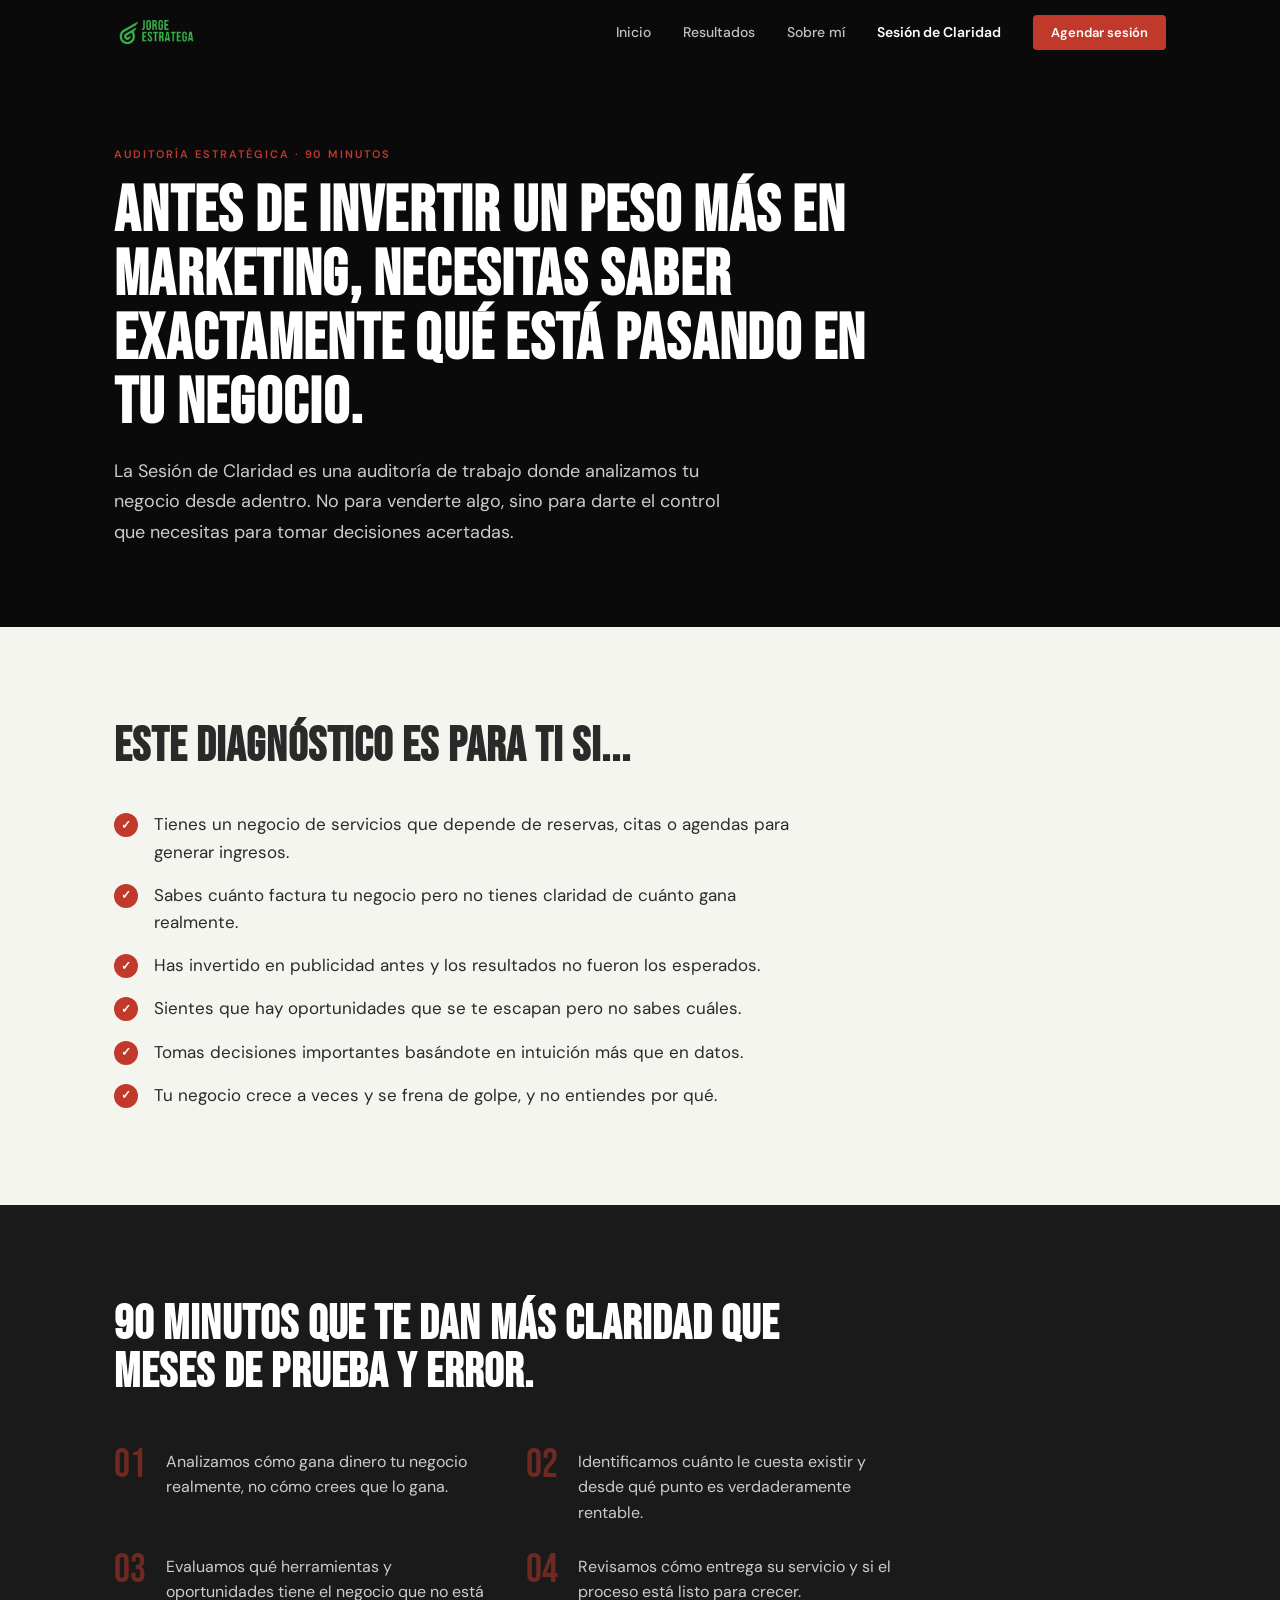
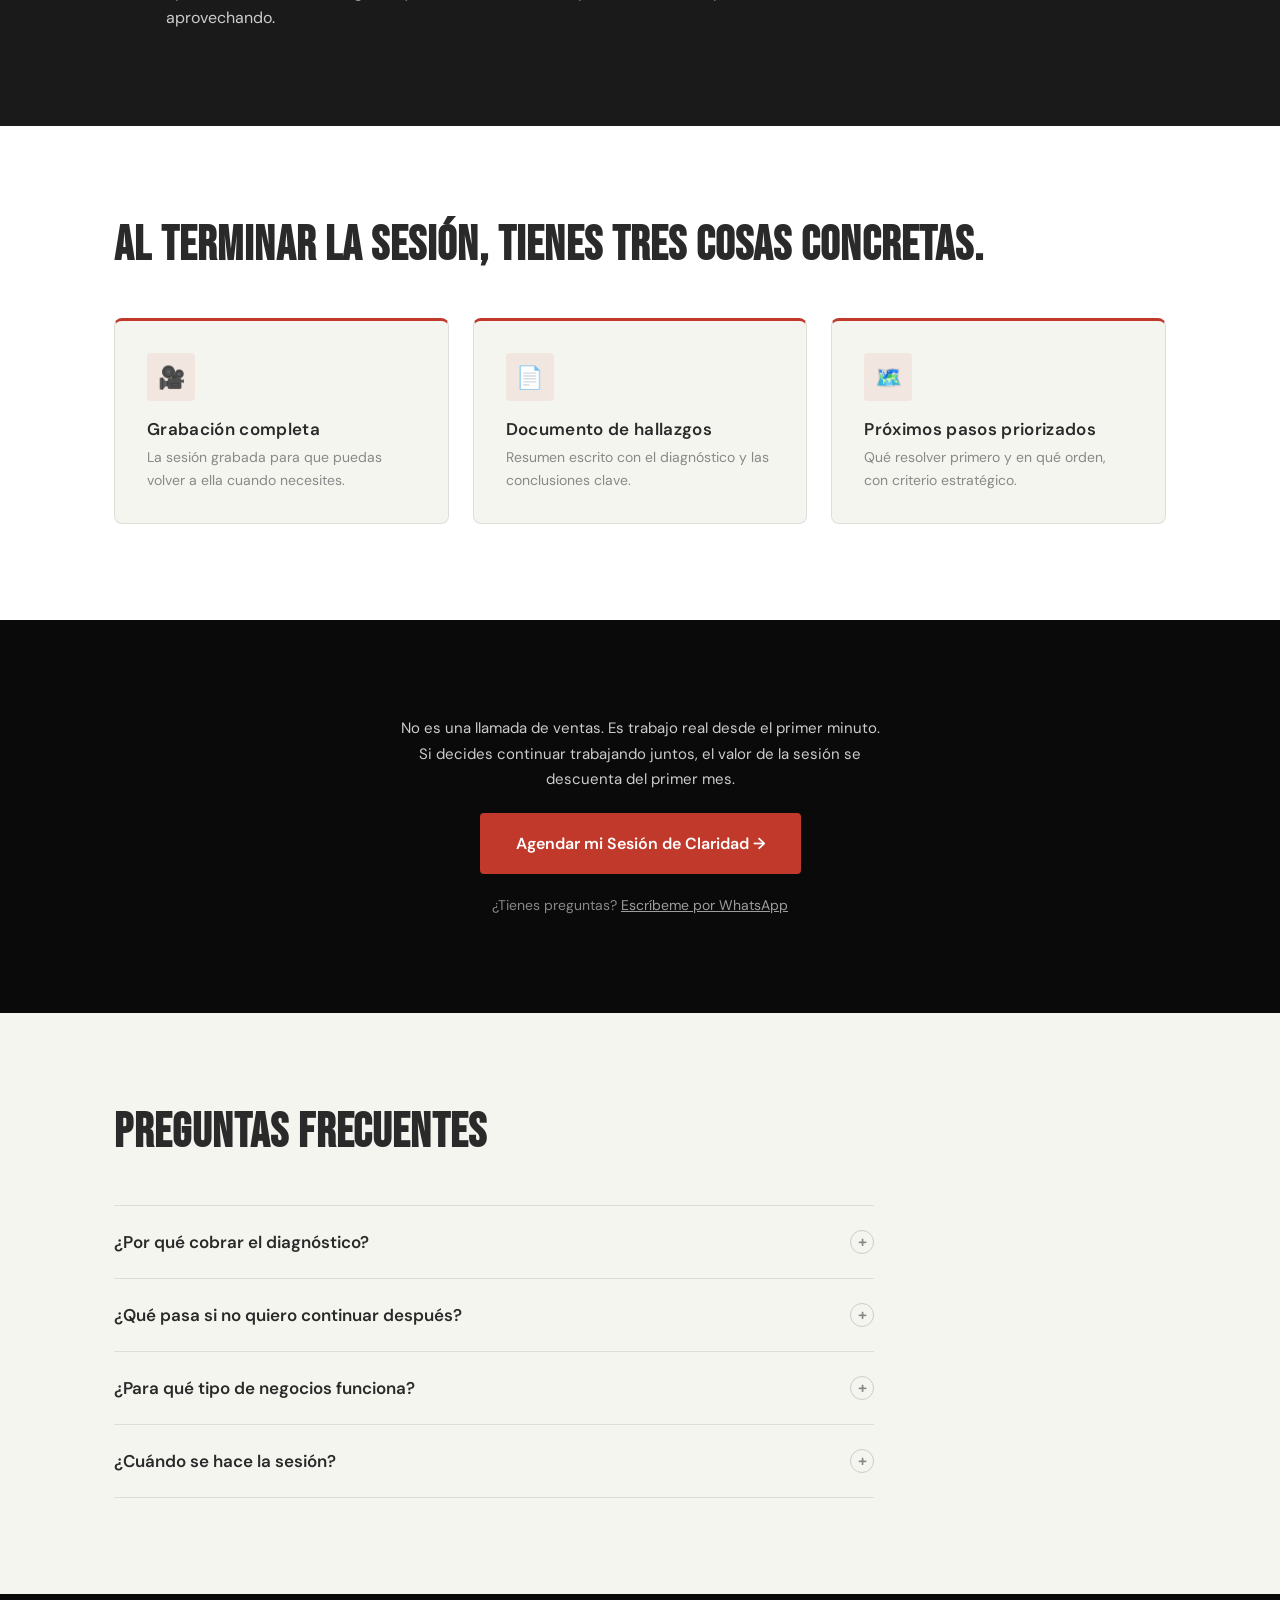
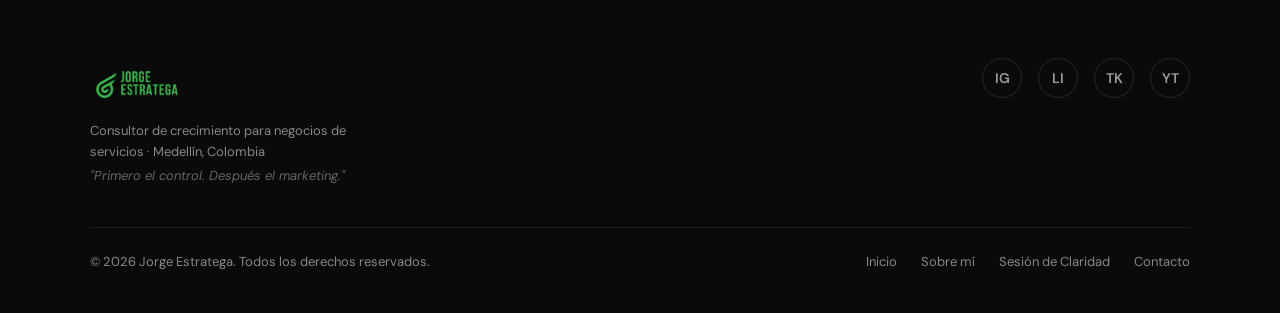
<file: sesion-de-claridad.html>
﻿<!DOCTYPE html>
<html lang="es">
<head>
  <meta charset="UTF-8" />
  <meta name="viewport" content="width=device-width, initial-scale=1.0" />
  <title>Sesión de Claridad — Auditoría Estratégica | Jorge Estratega</title>
  <meta name="description" content="Auditoría de 90 minutos para entender qué está frenando tu negocio. Grabación, documento de hallazgos y próximos pasos priorizados." />
  <meta property="og:title" content="Sesión de Claridad — Auditoría Estratégica | Jorge Estratega" />
  <meta property="og:description" content="Auditoría de 90 minutos para entender qué está frenando tu negocio. Grabación, documento de hallazgos y próximos pasos priorizados." />
  <meta property="og:type" content="website" />
  <link rel="stylesheet" href="css/styles.css" />
  <link rel="preconnect" href="https://fonts.googleapis.com" />
  <link rel="preconnect" href="https://fonts.gstatic.com" crossorigin />
  <link href="https://fonts.googleapis.com/css2?family=Bebas+Neue&family=DM+Sans:ital,wght@0,300;0,400;0,500;0,600;1,400&display=swap" rel="stylesheet" />
</head>
<body>

<nav>
    <div class="nav-inner">
      <a href="index.html" class="nav-logo"><img src="img/logo-jorge-estratega.png" alt="Jorge Estratega" class="logo-img" /></a>
      <ul class="nav-links" role="list">
        <li><a href="index.html">Inicio</a></li>
        <li><a href="index.html#resultados">Resultados</a></li>
        <li><a href="sobre-mi.html">Sobre mí</a></li>
        <li><a href="sesion-de-claridad.html">Sesión de Claridad</a></li>
        <li><a href="sesion-de-claridad.html" class="nav-cta">Agendar sesión</a></li>
      </ul>
      <button class="nav-hamburger" aria-label="Abrir menú" aria-expanded="false">
        <span></span><span></span><span></span>
      </button>
    </div>
    <div class="nav-mobile">
      <a href="index.html">Inicio</a>
      <a href="index.html#resultados">Resultados</a>
      <a href="sobre-mi.html">Sobre mí</a>
      <a href="sesion-de-claridad.html">Sesión de Claridad</a>
      <a href="sesion-de-claridad.html">Agendar sesión</a>
    </div>
  </nav>

  <main>

    <section class="page-hero">
      <div class="container">
        <span class="label fade-in">Auditoría estratégica · 90 minutos</span>
        <h1 class="fade-in fade-in-delay-1">Antes de invertir un peso más en marketing, necesitas saber exactamente qué está pasando en tu negocio.</h1>
        <p class="page-hero-sub fade-in fade-in-delay-2">La Sesión de Claridad es una auditoría de trabajo donde analizamos tu negocio desde adentro. No para venderte algo, sino para darte el control que necesitas para tomar decisiones acertadas.</p>
      </div>
    </section>

    <section class="section-para-quien">
      <div class="container">
        <h2 class="fade-in">Este diagnóstico es para ti si...</h2>
        <ul class="checklist" role="list">
          <li class="checklist-item fade-in fade-in-delay-1">
            <div class="checklist-icon" aria-hidden="true"></div>
            <span>Tienes un negocio de servicios que depende de reservas, citas o agendas para generar ingresos.</span>
          </li>
          <li class="checklist-item fade-in fade-in-delay-2">
            <div class="checklist-icon" aria-hidden="true"></div>
            <span>Sabes cuánto factura tu negocio pero no tienes claridad de cuánto gana realmente.</span>
          </li>
          <li class="checklist-item fade-in fade-in-delay-3">
            <div class="checklist-icon" aria-hidden="true"></div>
            <span>Has invertido en publicidad antes y los resultados no fueron los esperados.</span>
          </li>
          <li class="checklist-item fade-in fade-in-delay-4">
            <div class="checklist-icon" aria-hidden="true"></div>
            <span>Sientes que hay oportunidades que se te escapan pero no sabes cuáles.</span>
          </li>
          <li class="checklist-item fade-in">
            <div class="checklist-icon" aria-hidden="true"></div>
            <span>Tomas decisiones importantes basándote en intuición más que en datos.</span>
          </li>
          <li class="checklist-item fade-in">
            <div class="checklist-icon" aria-hidden="true"></div>
            <span>Tu negocio crece a veces y se frena de golpe, y no entiendes por qué.</span>
          </li>
        </ul>
      </div>
    </section>

    <section class="section-que-pasa">
      <div class="container">
        <h2 class="fade-in">90 minutos que te dan más claridad que meses de prueba y error.</h2>
        <div class="steps-grid">
          <div class="step-item fade-in fade-in-delay-1">
            <div class="step-num">01</div>
            <p class="step-text">Analizamos cómo gana dinero tu negocio realmente, no cómo crees que lo gana.</p>
          </div>
          <div class="step-item fade-in fade-in-delay-2">
            <div class="step-num">02</div>
            <p class="step-text">Identificamos cuánto le cuesta existir y desde qué punto es verdaderamente rentable.</p>
          </div>
          <div class="step-item fade-in fade-in-delay-3">
            <div class="step-num">03</div>
            <p class="step-text">Evaluamos qué herramientas y oportunidades tiene el negocio que no está aprovechando.</p>
          </div>
          <div class="step-item fade-in fade-in-delay-4">
            <div class="step-num">04</div>
            <p class="step-text">Revisamos cómo entrega su servicio y si el proceso está listo para crecer.</p>
          </div>
        </div>
      </div>
    </section>

    <section class="section-recibe">
      <div class="container">
        <h2 class="fade-in">Al terminar la sesión, tienes tres cosas concretas.</h2>
        <div class="recibe-grid">
          <div class="recibe-card fade-in fade-in-delay-1">
            <div class="recibe-icon" aria-hidden="true">🎥</div>
            <h3>Grabación completa</h3>
            <p>La sesión grabada para que puedas volver a ella cuando necesites.</p>
          </div>
          <div class="recibe-card fade-in fade-in-delay-2">
            <div class="recibe-icon" aria-hidden="true">📄</div>
            <h3>Documento de hallazgos</h3>
            <p>Resumen escrito con el diagnóstico y las conclusiones clave.</p>
          </div>
          <div class="recibe-card fade-in fade-in-delay-3">
            <div class="recibe-icon" aria-hidden="true">🗺️</div>
            <h3>Próximos pasos priorizados</h3>
            <p>Qué resolver primero y en qué orden, con criterio estratégico.</p>
          </div>
        </div>
      </div>
    </section>

    <section class="section-precio">
      <div class="container">
        <div class="precio-box">
          <p class="precio-nota fade-in fade-in-delay-1">No es una llamada de ventas. Es trabajo real desde el primer minuto. Si decides continuar trabajando juntos, el valor de la sesión se descuenta del primer mes.</p>
          <a href="https://calendly.com/jorge_estartega/90" class="btn-primary btn-large fade-in fade-in-delay-2" target="_blank" rel="noopener noreferrer">Agendar mi Sesión de Claridad →</a>
          <p class="cta-sub fade-in">¿Tienes preguntas? <a href="https://wa.me/57TUNUMERO" target="_blank" rel="noopener noreferrer">Escríbeme por WhatsApp</a></p>
        </div>
      </div>
    </section>

    <section class="section-faq">
      <div class="container">
        <h2 class="fade-in">Preguntas frecuentes</h2>
        <div class="faq-list" role="list">

          <div class="faq-item" role="listitem">
            <button class="faq-question" aria-expanded="false">
              ¿Por qué cobrar el diagnóstico?
              <span class="faq-icon" aria-hidden="true">+</span>
            </button>
            <div class="faq-answer" role="region">
              <p class="faq-answer-inner">Porque es trabajo real. En 90 minutos analizo tu negocio en profundidad y te entrego un documento con hallazgos concretos. Los diagnósticos gratuitos generan conversaciones genéricas. Este genera claridad desde el primer día.</p>
            </div>
          </div>

          <div class="faq-item" role="listitem">
            <button class="faq-question" aria-expanded="false">
              ¿Qué pasa si no quiero continuar después?
              <span class="faq-icon" aria-hidden="true">+</span>
            </button>
            <div class="faq-answer" role="region">
              <p class="faq-answer-inner">Nada. Te quedas con la grabación, el documento y los próximos pasos. Sin compromisos de ningún tipo.</p>
            </div>
          </div>

          <div class="faq-item" role="listitem">
            <button class="faq-question" aria-expanded="false">
              ¿Para qué tipo de negocios funciona?
              <span class="faq-icon" aria-hidden="true">+</span>
            </button>
            <div class="faq-answer" role="region">
              <p class="faq-answer-inner">Para negocios de servicios que dependen de reservas o citas: clínicas, consultorios, escape rooms, transporte turístico, spas, restaurantes con reserva y similares.</p>
            </div>
          </div>

          <div class="faq-item" role="listitem">
            <button class="faq-question" aria-expanded="false">
              ¿Cuándo se hace la sesión?
              <span class="faq-icon" aria-hidden="true">+</span>
            </button>
            <div class="faq-answer" role="region">
              <p class="faq-answer-inner">Lo coordinamos vía Calendly según tu disponibilidad. Generalmente en los siguientes 5 días hábiles después del pago.</p>
            </div>
          </div>

        </div>
      </div>
    </section>

  </main>

  <footer>
    <div class="footer-inner">
      <div class="footer-top">
        <div class="footer-brand">
          <a href="index.html" class="footer-logo"><img src="img/logo-jorge-estratega.png" alt="Jorge Estratega" class="footer-logo-img" /></a>
          <p class="footer-tagline">Consultor de crecimiento para negocios de servicios · Medellín, Colombia</p>
          <p class="footer-tagline" style="margin-top:4px; font-style:italic; color:#666;">"Primero el control. Después el marketing."</p>
        </div>
        <div class="footer-social">
          <a href="https://www.instagram.com/TUUSUARIO" target="_blank" rel="noopener noreferrer" aria-label="Instagram">IG</a>
          <a href="https://www.linkedin.com/in/TUUSUARIO" target="_blank" rel="noopener noreferrer" aria-label="LinkedIn">LI</a>
          <a href="https://www.tiktok.com/@TUUSUARIO" target="_blank" rel="noopener noreferrer" aria-label="TikTok">TK</a>
          <a href="https://www.youtube.com/@TUUSUARIO" target="_blank" rel="noopener noreferrer" aria-label="YouTube">YT</a>
        </div>
      </div>
      <div class="footer-bottom">
        <p class="footer-copy">© 2026 Jorge Estratega. Todos los derechos reservados.</p>
        <div class="footer-nav">
          <a href="index.html">Inicio</a>
          <a href="sobre-mi.html">Sobre mí</a>
          <a href="sesion-de-claridad.html">Sesión de Claridad</a>
          <a href="contacto.html">Contacto</a>
        </div>
      </div>
    </div>
  </footer>

  <script src="js/main.js"></script>
</body>
</html>
</file>
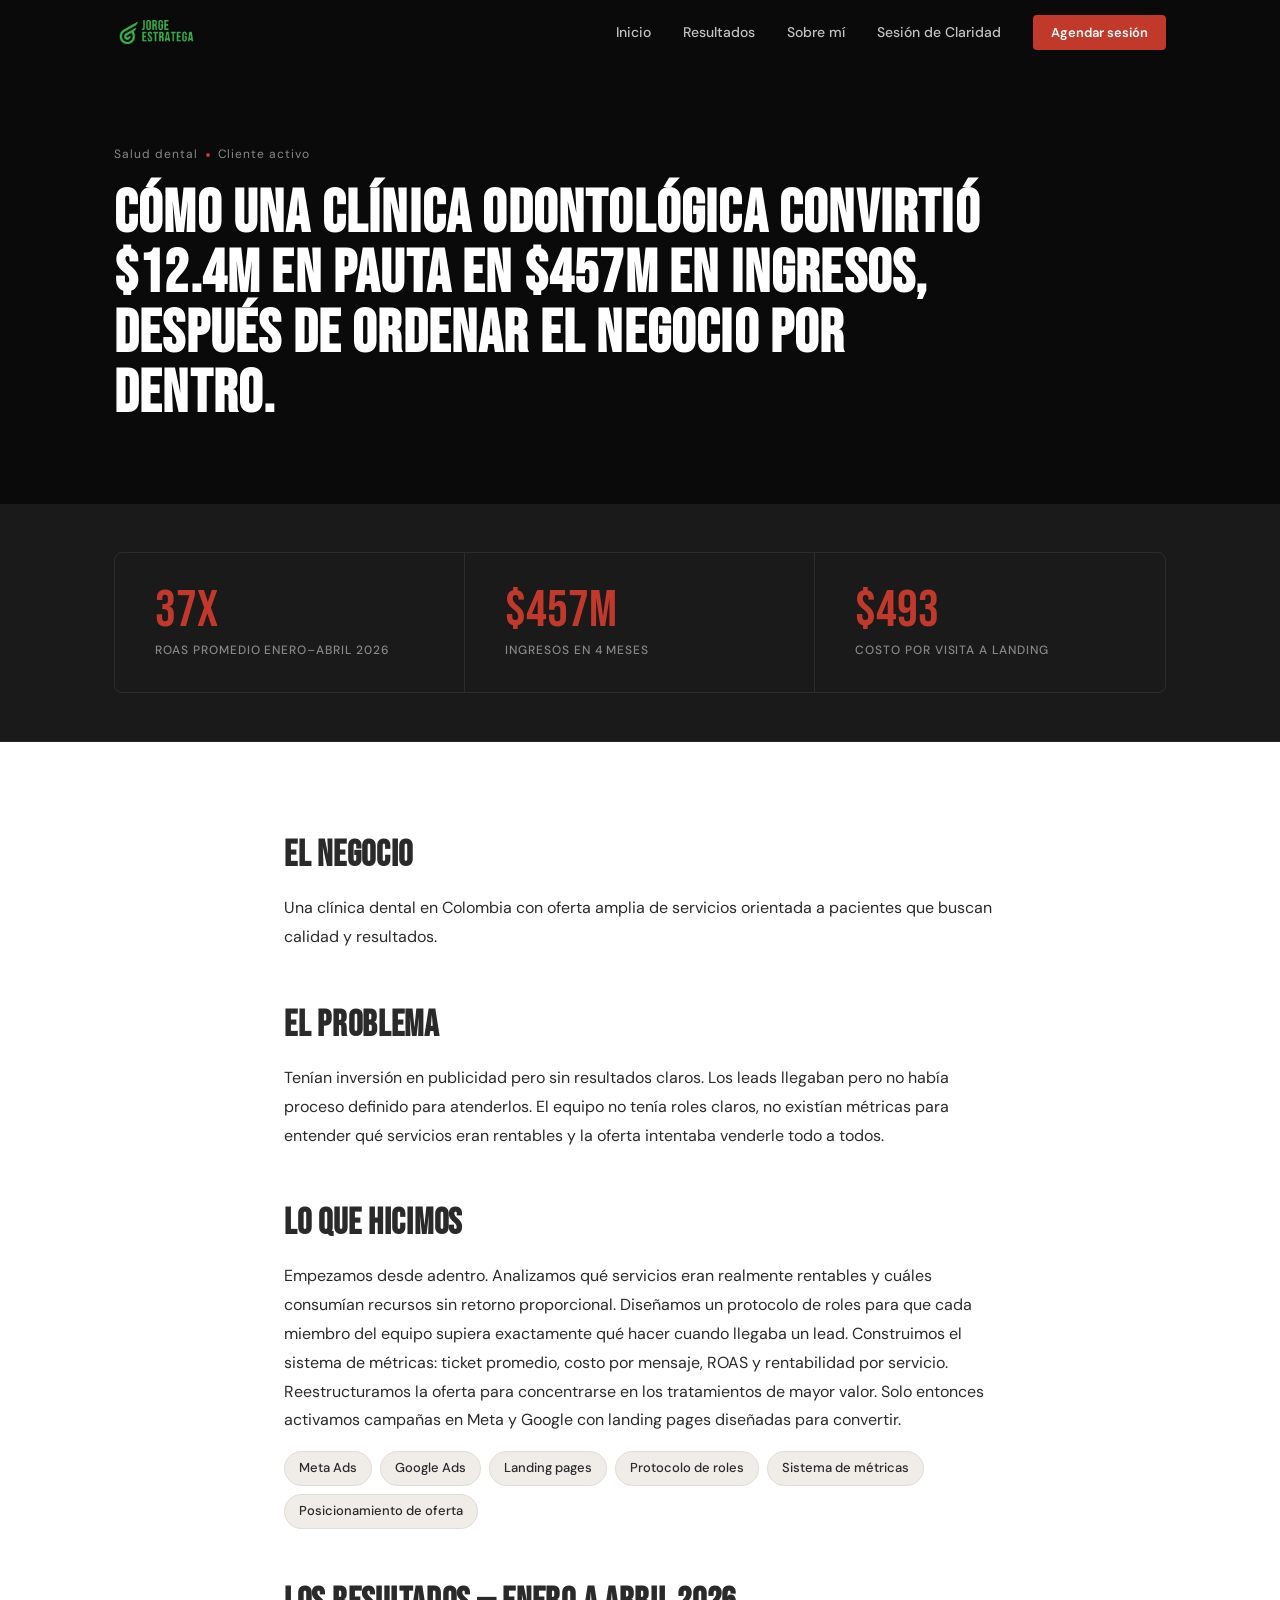
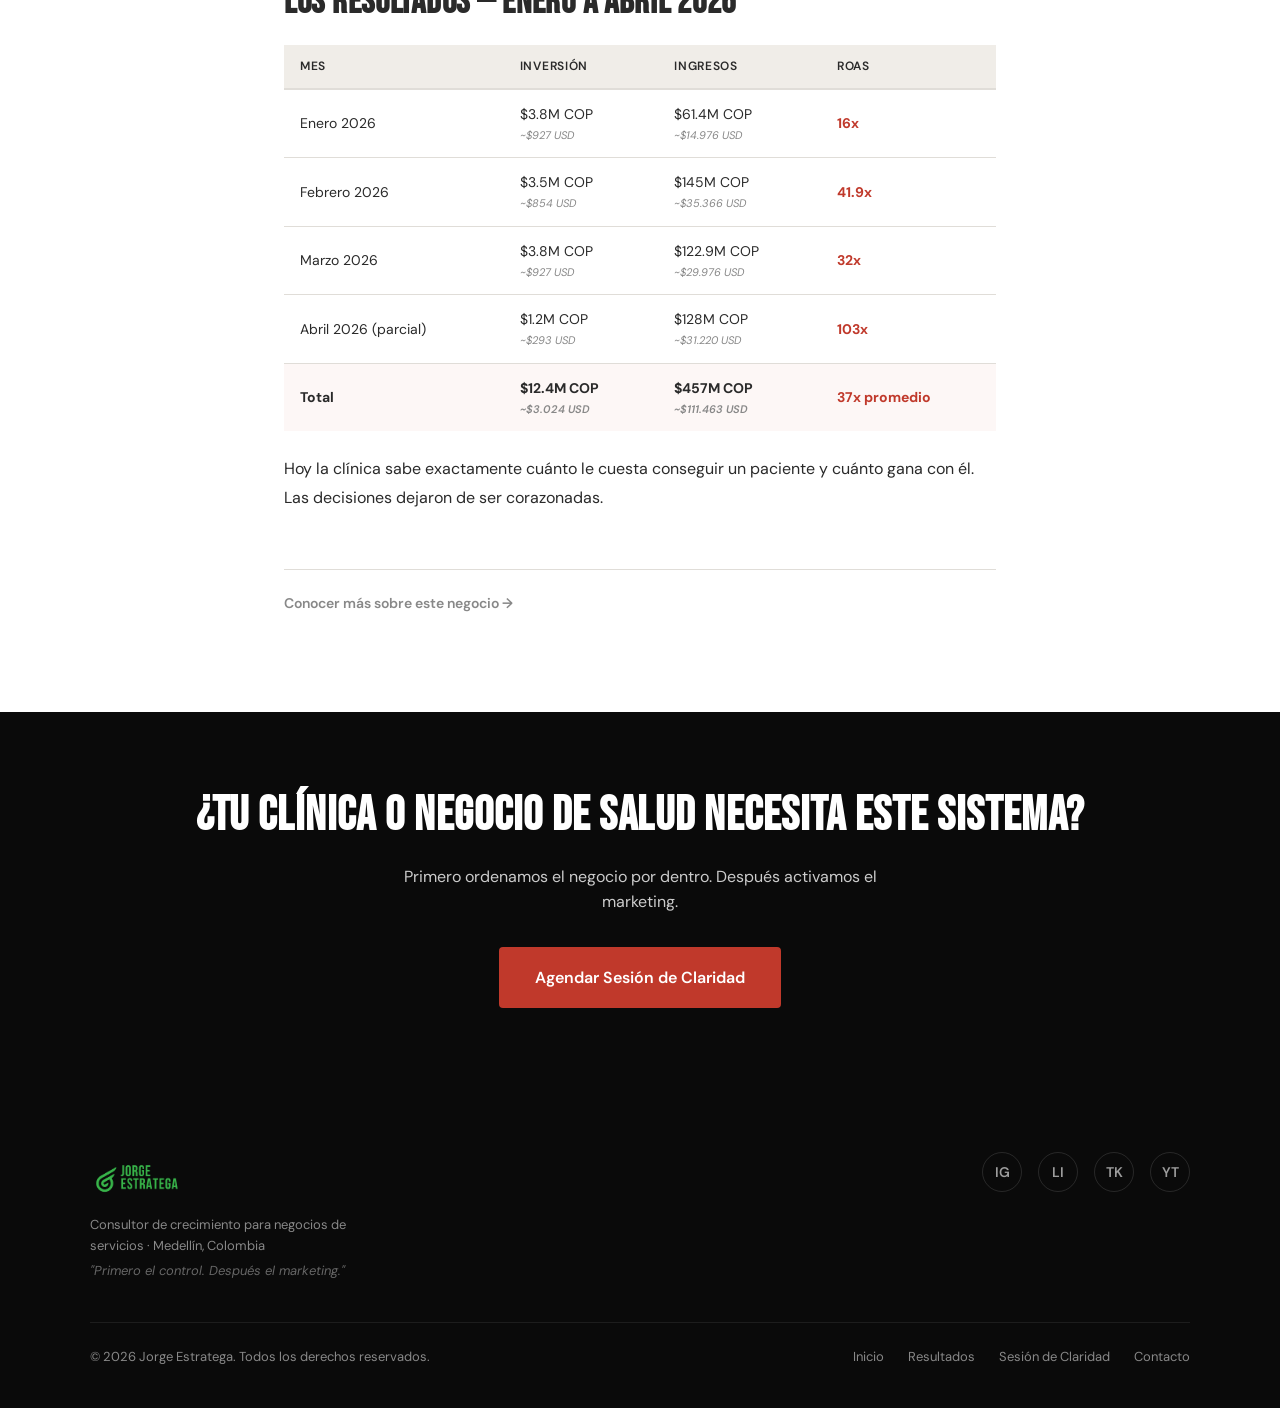
<file: casos/dentalby.html>
﻿<!DOCTYPE html>
<html lang="es">
<head>
  <meta charset="UTF-8" />
  <meta name="viewport" content="width=device-width, initial-scale=1.0" />
  <title>Caso Clínica Odontológica: ROAS 37x con Meta Ads | Jorge Estratega</title>
  <meta name="description" content="$12.4M en pauta generaron $457M en ingresos en 4 meses. Reestructura de equipo, métricas y oferta antes de activar publicidad." />
  <meta property="og:title" content="Clínica Odontológica — ROAS 37x · Jorge Estratega" />
  <meta property="og:description" content="$12.4M en pauta generaron $457M en ingresos. Reestructura de equipo, métricas y oferta antes de activar publicidad." />
  <meta property="og:type" content="article" />
  <link rel="stylesheet" href="../css/styles.css" />
  <link rel="preconnect" href="https://fonts.googleapis.com" />
  <link rel="preconnect" href="https://fonts.gstatic.com" crossorigin />
  <link href="https://fonts.googleapis.com/css2?family=Bebas+Neue&family=DM+Sans:ital,wght@0,300;0,400;0,500;0,600;1,400&display=swap" rel="stylesheet" />
</head>
<body>

<nav>
    <div class="nav-inner">
      <a href="../index.html" class="nav-logo"><img src="../img/logo-jorge-estratega.png" alt="Jorge Estratega" class="logo-img" /></a>
      <ul class="nav-links" role="list">
        <li><a href="../index.html">Inicio</a></li>
        <li><a href="../index.html#resultados">Resultados</a></li>
        <li><a href="../sobre-mi.html">Sobre mí</a></li>
        <li><a href="../sesion-de-claridad.html">Sesión de Claridad</a></li>
        <li><a href="../sesion-de-claridad.html" class="nav-cta">Agendar sesión</a></li>
      </ul>
      <button class="nav-hamburger" aria-label="Abrir menú" aria-expanded="false">
        <span></span><span></span><span></span>
      </button>
    </div>
    <div class="nav-mobile">
      <a href="../index.html">Inicio</a>
      <a href="../index.html#resultados">Resultados</a>
      <a href="../sobre-mi.html">Sobre mí</a>
      <a href="../sesion-de-claridad.html">Sesión de Claridad</a>
      <a href="../sesion-de-claridad.html">Agendar sesión</a>
    </div>
  </nav>

  <main>

    <section class="case-hero">
      <div class="container">
        <div class="case-tag">
          <span>Salud dental</span>
          <span class="case-tag-dot" aria-hidden="true"></span>
          <span>Cliente activo</span>
        </div>
        <h1 class="fade-in">Cómo una clínica odontológica convirtió $12.4M en pauta en $457M en ingresos, después de ordenar el negocio por dentro.</h1>
      </div>
    </section>

    <section class="case-metrics-bar">
      <div class="container">
        <div class="metrics-row">
          <div class="metric-item fade-in">
            <div class="metric-num">37x</div>
            <div class="metric-label">ROAS promedio enero–abril 2026</div>
          </div>
          <div class="metric-item fade-in fade-in-delay-1">
            <div class="metric-num">$457M</div>
            <div class="metric-label">Ingresos en 4 meses</div>
          </div>
          <div class="metric-item fade-in fade-in-delay-2">
            <div class="metric-num">$493</div>
            <div class="metric-label">Costo por visita a landing</div>
          </div>
        </div>
      </div>
    </section>

    <section class="case-content">
      <div class="container">

        <div class="case-section fade-in">
          <h2 class="case-section-title">El negocio</h2>
          <p>Una clínica dental en Colombia con oferta amplia de servicios orientada a pacientes que buscan calidad y resultados.</p>
        </div>

        <div class="case-section fade-in">
          <h2 class="case-section-title">El problema</h2>
          <p>Tenían inversión en publicidad pero sin resultados claros. Los leads llegaban pero no había proceso definido para atenderlos. El equipo no tenía roles claros, no existían métricas para entender qué servicios eran rentables y la oferta intentaba venderle todo a todos.</p>
        </div>

        <div class="case-section fade-in">
          <h2 class="case-section-title">Lo que hicimos</h2>
          <p>Empezamos desde adentro. Analizamos qué servicios eran realmente rentables y cuáles consumían recursos sin retorno proporcional. Diseñamos un protocolo de roles para que cada miembro del equipo supiera exactamente qué hacer cuando llegaba un lead. Construimos el sistema de métricas: ticket promedio, costo por mensaje, ROAS y rentabilidad por servicio. Reestructuramos la oferta para concentrarse en los tratamientos de mayor valor. Solo entonces activamos campañas en Meta y Google con landing pages diseñadas para convertir.</p>
          <div class="services-list" aria-label="Servicios aplicados">
            <span class="service-tag">Meta Ads</span>
            <span class="service-tag">Google Ads</span>
            <span class="service-tag">Landing pages</span>
            <span class="service-tag">Protocolo de roles</span>
            <span class="service-tag">Sistema de métricas</span>
            <span class="service-tag">Posicionamiento de oferta</span>
          </div>
        </div>

        <div class="case-section fade-in">
          <h2 class="case-section-title">Los resultados — enero a abril 2026</h2>
          <table class="results-table" aria-label="Resultados mensuales">
            <thead>
              <tr>
                <th>Mes</th>
                <th>Inversión</th>
                <th>Ingresos</th>
                <th>ROAS</th>
              </tr>
            </thead>
            <tbody>
              <tr>
                <td>Enero 2026</td>
                <td>$3.8M COP<span class="usd-equiv">~$927 USD</span></td>
                <td>$61.4M COP<span class="usd-equiv">~$14.976 USD</span></td>
                <td class="highlight">16x</td>
              </tr>
              <tr>
                <td>Febrero 2026</td>
                <td>$3.5M COP<span class="usd-equiv">~$854 USD</span></td>
                <td>$145M COP<span class="usd-equiv">~$35.366 USD</span></td>
                <td class="highlight">41.9x</td>
              </tr>
              <tr>
                <td>Marzo 2026</td>
                <td>$3.8M COP<span class="usd-equiv">~$927 USD</span></td>
                <td>$122.9M COP<span class="usd-equiv">~$29.976 USD</span></td>
                <td class="highlight">32x</td>
              </tr>
              <tr>
                <td>Abril 2026 (parcial)</td>
                <td>$1.2M COP<span class="usd-equiv">~$293 USD</span></td>
                <td>$128M COP<span class="usd-equiv">~$31.220 USD</span></td>
                <td class="highlight">103x</td>
              </tr>
              <tr>
                <td><strong>Total</strong></td>
                <td><strong>$12.4M COP</strong><span class="usd-equiv">~$3.024 USD</span></td>
                <td><strong>$457M COP</strong><span class="usd-equiv">~$111.463 USD</span></td>
                <td class="highlight"><strong>37x promedio</strong></td>
              </tr>
            </tbody>
          </table>
          <p style="margin-top:24px;">Hoy la clínica sabe exactamente cuánto le cuesta conseguir un paciente y cuánto gana con él. Las decisiones dejaron de ser corazonadas.</p>
        </div>

        <div class="client-link-block fade-in">
          <a href="https://dentalby.com.co/" target="_blank" rel="noopener noreferrer">Conocer más sobre este negocio →</a>
        </div>

      </div>
    </section>

    <section class="case-cta">
      <div class="container">
        <h2 class="fade-in">¿Tu clínica o negocio de salud necesita este sistema?</h2>
        <p style="color:var(--gris-claro); font-size:16px; margin-bottom:32px; max-width:520px; margin-left:auto; margin-right:auto;" class="fade-in fade-in-delay-1">Primero ordenamos el negocio por dentro. Después activamos el marketing.</p>
        <a href="../sesion-de-claridad.html" class="btn-primary btn-large fade-in fade-in-delay-2">Agendar Sesión de Claridad</a>
      </div>
    </section>

  </main>

  <footer>
    <div class="footer-inner">
      <div class="footer-top">
        <div class="footer-brand">
          <a href="../index.html" class="footer-logo"><img src="../img/logo-jorge-estratega.png" alt="Jorge Estratega" class="footer-logo-img" /></a>
          <p class="footer-tagline">Consultor de crecimiento para negocios de servicios · Medellín, Colombia</p>
          <p class="footer-tagline" style="margin-top:4px; font-style:italic; color:#666;">"Primero el control. Después el marketing."</p>
        </div>
        <div class="footer-social">
          <a href="https://www.instagram.com/TUUSUARIO" target="_blank" rel="noopener noreferrer" aria-label="Instagram">IG</a>
          <a href="https://www.linkedin.com/in/TUUSUARIO" target="_blank" rel="noopener noreferrer" aria-label="LinkedIn">LI</a>
          <a href="https://www.tiktok.com/@TUUSUARIO" target="_blank" rel="noopener noreferrer" aria-label="TikTok">TK</a>
          <a href="https://www.youtube.com/@TUUSUARIO" target="_blank" rel="noopener noreferrer" aria-label="YouTube">YT</a>
        </div>
      </div>
      <div class="footer-bottom">
        <p class="footer-copy">© 2026 Jorge Estratega. Todos los derechos reservados.</p>
        <div class="footer-nav">
          <a href="../index.html">Inicio</a>
          <a href="../index.html#resultados">Resultados</a>
          <a href="../sesion-de-claridad.html">Sesión de Claridad</a>
          <a href="../contacto.html">Contacto</a>
        </div>
      </div>
    </div>
  </footer>

  <script src="../js/main.js"></script>
</body>
</html>
</file>
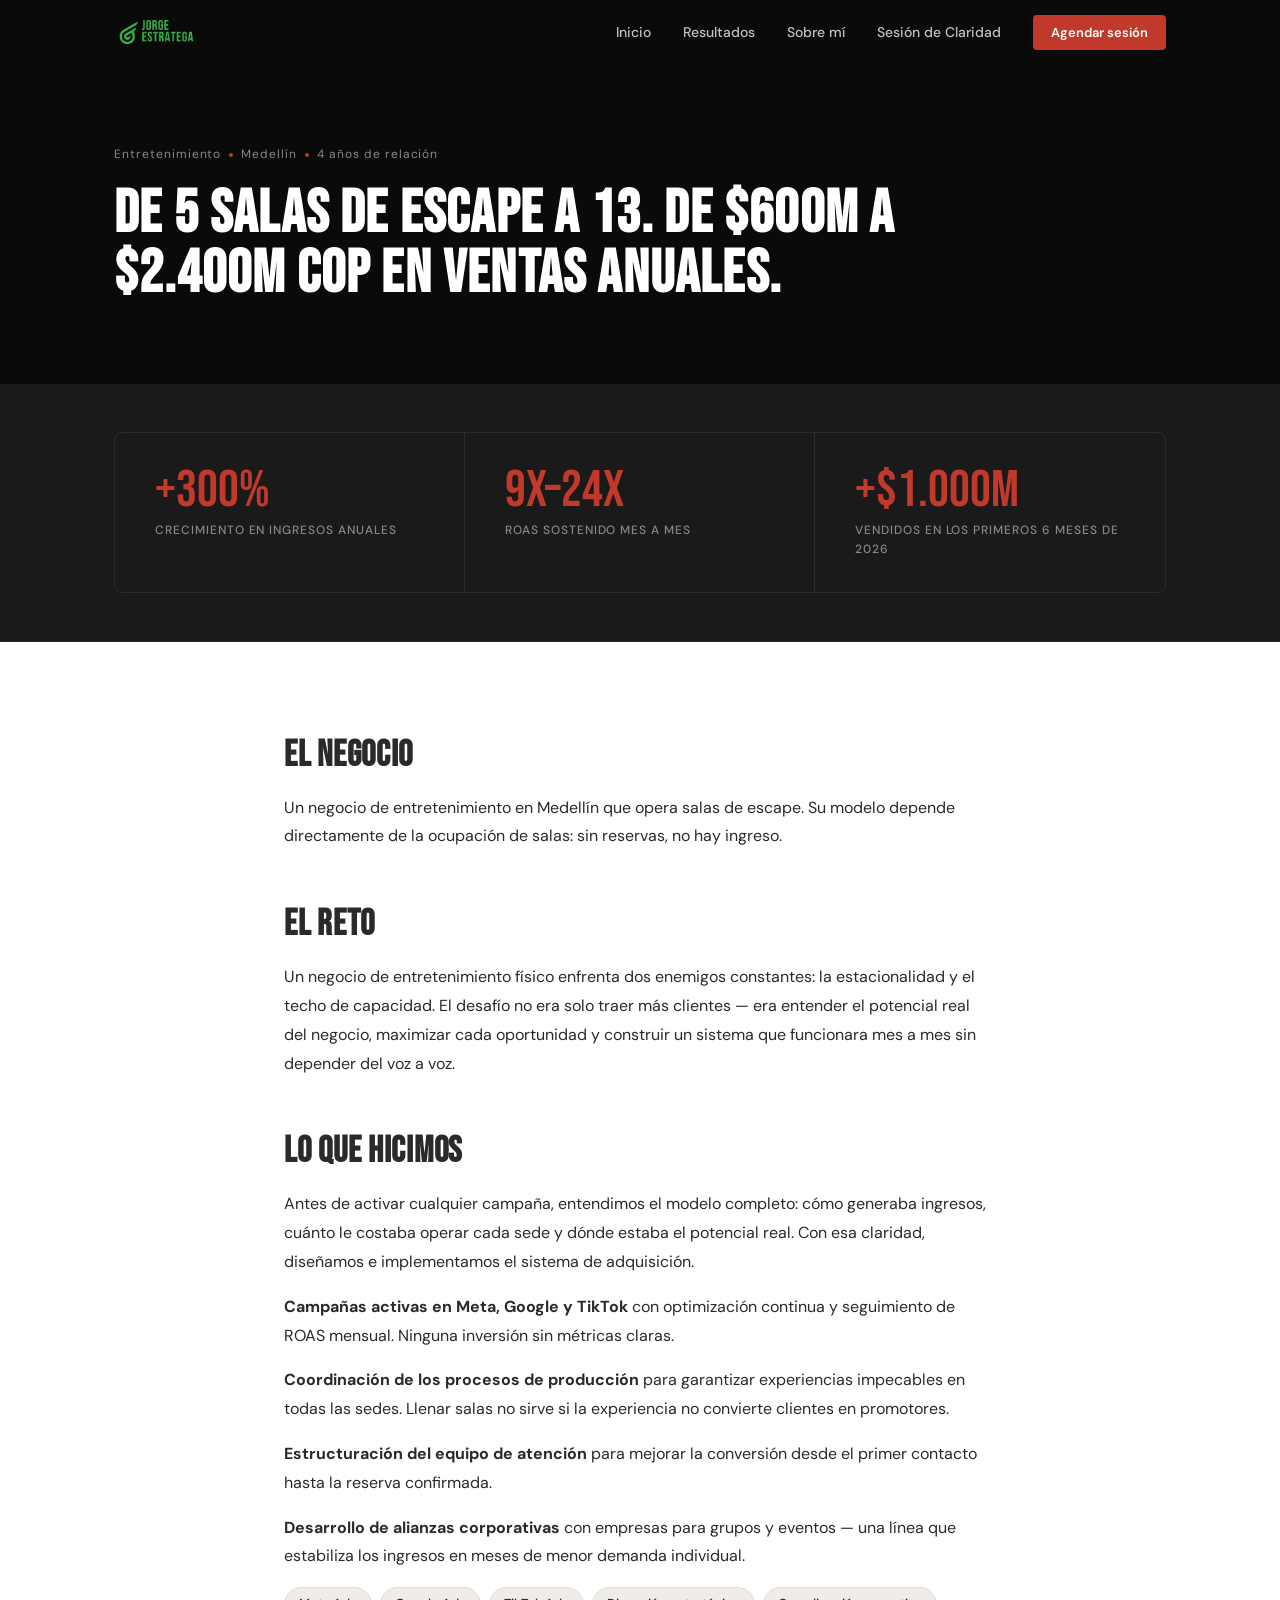
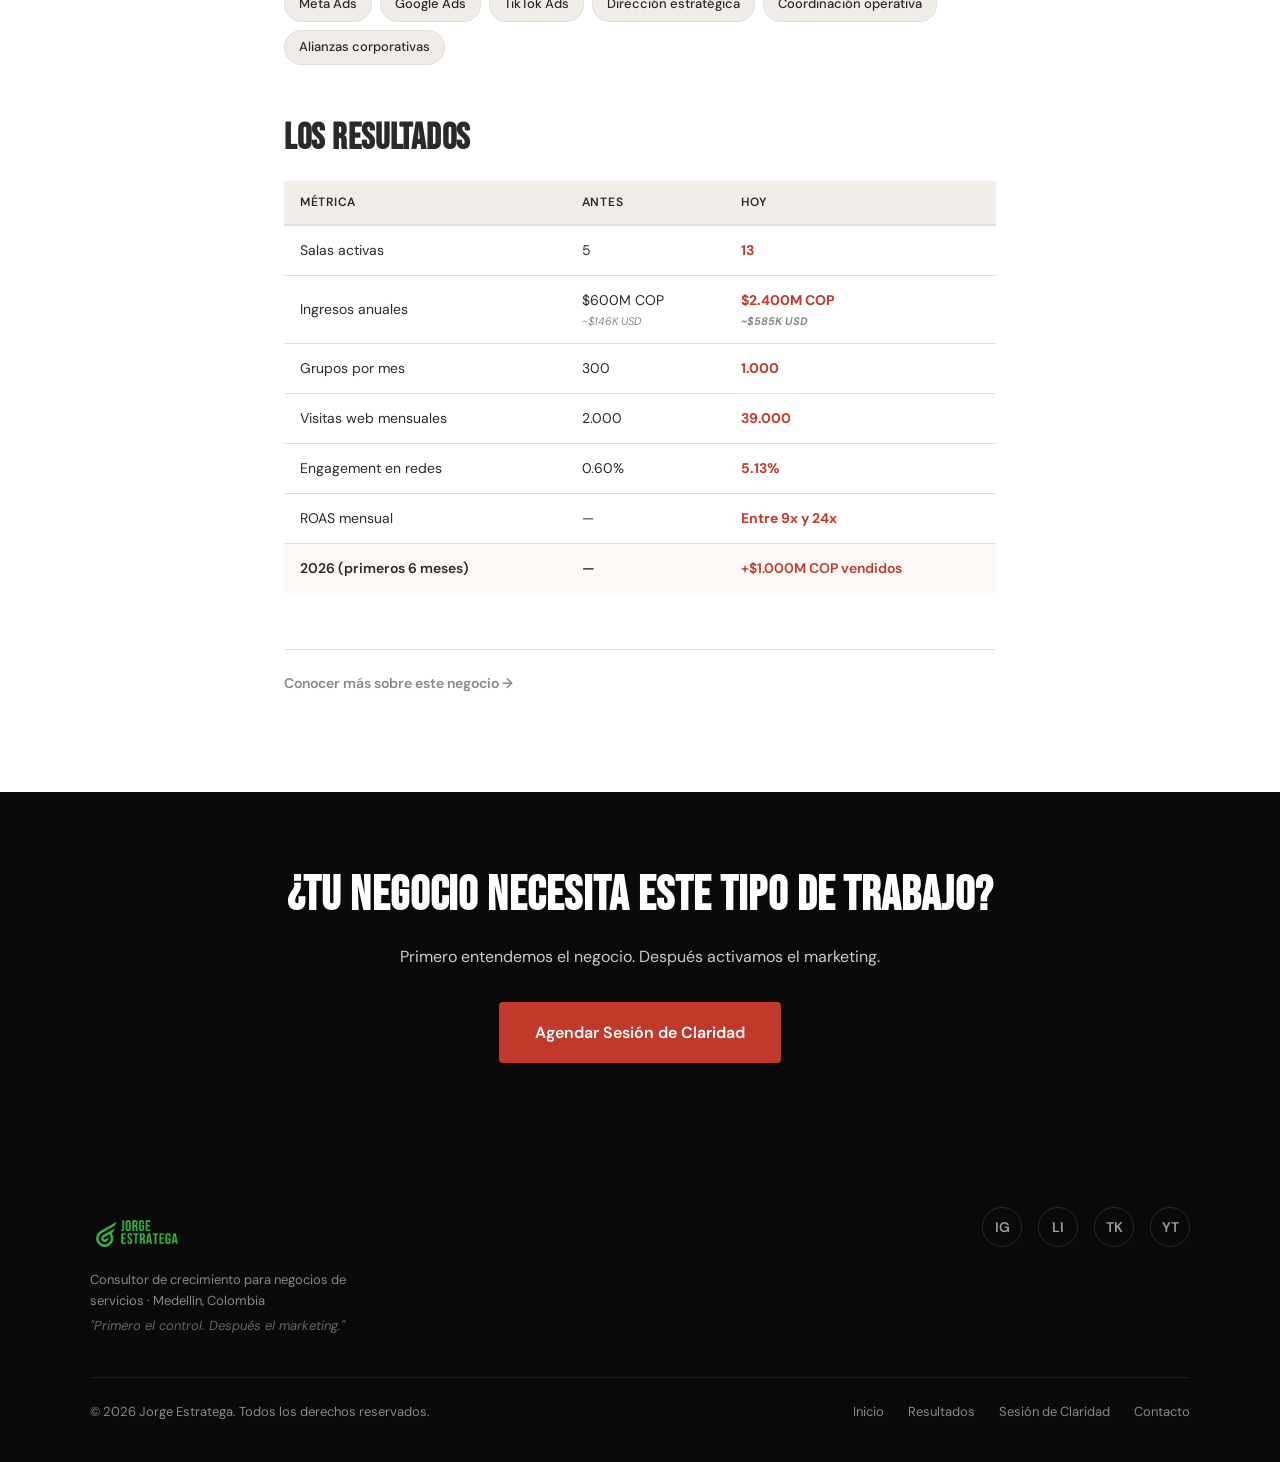
<file: casos/enigma-escape-room.html>
﻿<!DOCTYPE html>
<html lang="es">
<head>
  <meta charset="UTF-8" />
  <meta name="viewport" content="width=device-width, initial-scale=1.0" />
  <title>Caso Entretenimiento · Medellín: de 5 salas a 13 y $2.400M en ventas | Jorge Estratega</title>
  <meta name="description" content="De 5 salas de escape a 13 en 4 años. De $600M a $2.400M COP en ingresos anuales. ROAS sostenido entre 9x y 24x en Meta, Google y TikTok." />
  <meta property="og:title" content="Entretenimiento · Medellín — de 5 a 13 salas · Jorge Estratega" />
  <meta property="og:description" content="De $600M a $2.400M COP en ingresos anuales. ROAS 9x–24x sostenido. 4 años de relación." />
  <meta property="og:type" content="article" />
  <link rel="stylesheet" href="../css/styles.css" />
  <link rel="preconnect" href="https://fonts.googleapis.com" />
  <link rel="preconnect" href="https://fonts.gstatic.com" crossorigin />
  <link href="https://fonts.googleapis.com/css2?family=Bebas+Neue&family=DM+Sans:ital,wght@0,300;0,400;0,500;0,600;1,400&display=swap" rel="stylesheet" />
</head>
<body>

<nav>
    <div class="nav-inner">
      <a href="../index.html" class="nav-logo"><img src="../img/logo-jorge-estratega.png" alt="Jorge Estratega" class="logo-img" /></a>
      <ul class="nav-links" role="list">
        <li><a href="../index.html">Inicio</a></li>
        <li><a href="../index.html#resultados">Resultados</a></li>
        <li><a href="../sobre-mi.html">Sobre mí</a></li>
        <li><a href="../sesion-de-claridad.html">Sesión de Claridad</a></li>
        <li><a href="../sesion-de-claridad.html" class="nav-cta">Agendar sesión</a></li>
      </ul>
      <button class="nav-hamburger" aria-label="Abrir menú" aria-expanded="false">
        <span></span><span></span><span></span>
      </button>
    </div>
    <div class="nav-mobile">
      <a href="../index.html">Inicio</a>
      <a href="../index.html#resultados">Resultados</a>
      <a href="../sobre-mi.html">Sobre mí</a>
      <a href="../sesion-de-claridad.html">Sesión de Claridad</a>
      <a href="../sesion-de-claridad.html">Agendar sesión</a>
    </div>
  </nav>

  <main>

    <section class="case-hero">
      <div class="container">
        <div class="case-tag">
          <span>Entretenimiento</span>
          <span class="case-tag-dot" aria-hidden="true"></span>
          <span>Medellín</span>
          <span class="case-tag-dot" aria-hidden="true"></span>
          <span>4 años de relación</span>
        </div>
        <h1 class="fade-in">De 5 salas de escape a 13. De $600M a $2.400M COP en ventas anuales.</h1>
      </div>
    </section>

    <section class="case-metrics-bar">
      <div class="container">
        <div class="metrics-row">
          <div class="metric-item fade-in">
            <div class="metric-num">+300%</div>
            <div class="metric-label">Crecimiento en ingresos anuales</div>
          </div>
          <div class="metric-item fade-in fade-in-delay-1">
            <div class="metric-num">9x–24x</div>
            <div class="metric-label">ROAS sostenido mes a mes</div>
          </div>
          <div class="metric-item fade-in fade-in-delay-2">
            <div class="metric-num">+$1.000M</div>
            <div class="metric-label">Vendidos en los primeros 6 meses de 2026</div>
          </div>
        </div>
      </div>
    </section>

    <section class="case-content">
      <div class="container">

        <div class="case-section fade-in">
          <h2 class="case-section-title">El negocio</h2>
          <p>Un negocio de entretenimiento en Medellín que opera salas de escape. Su modelo depende directamente de la ocupación de salas: sin reservas, no hay ingreso.</p>
        </div>

        <div class="case-section fade-in">
          <h2 class="case-section-title">El reto</h2>
          <p>Un negocio de entretenimiento físico enfrenta dos enemigos constantes: la estacionalidad y el techo de capacidad. El desafío no era solo traer más clientes — era entender el potencial real del negocio, maximizar cada oportunidad y construir un sistema que funcionara mes a mes sin depender del voz a voz.</p>
        </div>

        <div class="case-section fade-in">
          <h2 class="case-section-title">Lo que hicimos</h2>
          <p>Antes de activar cualquier campaña, entendimos el modelo completo: cómo generaba ingresos, cuánto le costaba operar cada sede y dónde estaba el potencial real. Con esa claridad, diseñamos e implementamos el sistema de adquisición.</p>
          <p><strong>Campañas activas en Meta, Google y TikTok</strong> con optimización continua y seguimiento de ROAS mensual. Ninguna inversión sin métricas claras.</p>
          <p><strong>Coordinación de los procesos de producción</strong> para garantizar experiencias impecables en todas las sedes. Llenar salas no sirve si la experiencia no convierte clientes en promotores.</p>
          <p><strong>Estructuración del equipo de atención</strong> para mejorar la conversión desde el primer contacto hasta la reserva confirmada.</p>
          <p><strong>Desarrollo de alianzas corporativas</strong> con empresas para grupos y eventos — una línea que estabiliza los ingresos en meses de menor demanda individual.</p>
          <div class="services-list" aria-label="Servicios aplicados">
            <span class="service-tag">Meta Ads</span>
            <span class="service-tag">Google Ads</span>
            <span class="service-tag">TikTok Ads</span>
            <span class="service-tag">Dirección estratégica</span>
            <span class="service-tag">Coordinación operativa</span>
            <span class="service-tag">Alianzas corporativas</span>
          </div>
        </div>

        <div class="case-section fade-in">
          <h2 class="case-section-title">Los resultados</h2>
          <table class="results-table" aria-label="Resultados verificados">
            <thead>
              <tr>
                <th>Métrica</th>
                <th>Antes</th>
                <th>Hoy</th>
              </tr>
            </thead>
            <tbody>
              <tr>
                <td>Salas activas</td>
                <td>5</td>
                <td class="highlight">13</td>
              </tr>
              <tr>
                <td>Ingresos anuales</td>
                <td>$600M COP<span class="usd-equiv">~$146K USD</span></td>
                <td class="highlight">$2.400M COP<span class="usd-equiv">~$585K USD</span></td>
              </tr>
              <tr>
                <td>Grupos por mes</td>
                <td>300</td>
                <td class="highlight">1.000</td>
              </tr>
              <tr>
                <td>Visitas web mensuales</td>
                <td>2.000</td>
                <td class="highlight">39.000</td>
              </tr>
              <tr>
                <td>Engagement en redes</td>
                <td>0.60%</td>
                <td class="highlight">5.13%</td>
              </tr>
              <tr>
                <td>ROAS mensual</td>
                <td>—</td>
                <td class="highlight">Entre 9x y 24x</td>
              </tr>
              <tr>
                <td>2026 (primeros 6 meses)</td>
                <td>—</td>
                <td class="highlight">+$1.000M COP vendidos</td>
              </tr>
            </tbody>
          </table>
        </div>

        <div class="client-link-block fade-in">
          <a href="https://enigmaexperiencias.com/" target="_blank" rel="noopener noreferrer">Conocer más sobre este negocio →</a>
        </div>

      </div>
    </section>

    <section class="case-cta">
      <div class="container">
        <h2 class="fade-in">¿Tu negocio necesita este tipo de trabajo?</h2>
        <p style="color:var(--gris-claro); font-size:16px; margin-bottom:32px; max-width:520px; margin-left:auto; margin-right:auto;" class="fade-in fade-in-delay-1">Primero entendemos el negocio. Después activamos el marketing.</p>
        <a href="../sesion-de-claridad.html" class="btn-primary btn-large fade-in fade-in-delay-2">Agendar Sesión de Claridad</a>
      </div>
    </section>

  </main>

  <footer>
    <div class="footer-inner">
      <div class="footer-top">
        <div class="footer-brand">
          <a href="../index.html" class="footer-logo"><img src="../img/logo-jorge-estratega.png" alt="Jorge Estratega" class="footer-logo-img" /></a>
          <p class="footer-tagline">Consultor de crecimiento para negocios de servicios · Medellín, Colombia</p>
          <p class="footer-tagline" style="margin-top:4px; font-style:italic; color:#666;">"Primero el control. Después el marketing."</p>
        </div>
        <div class="footer-social">
          <a href="https://www.instagram.com/TUUSUARIO" target="_blank" rel="noopener noreferrer" aria-label="Instagram">IG</a>
          <a href="https://www.linkedin.com/in/TUUSUARIO" target="_blank" rel="noopener noreferrer" aria-label="LinkedIn">LI</a>
          <a href="https://www.tiktok.com/@TUUSUARIO" target="_blank" rel="noopener noreferrer" aria-label="TikTok">TK</a>
          <a href="https://www.youtube.com/@TUUSUARIO" target="_blank" rel="noopener noreferrer" aria-label="YouTube">YT</a>
        </div>
      </div>
      <div class="footer-bottom">
        <p class="footer-copy">© 2026 Jorge Estratega. Todos los derechos reservados.</p>
        <div class="footer-nav">
          <a href="../index.html">Inicio</a>
          <a href="../index.html#resultados">Resultados</a>
          <a href="../sesion-de-claridad.html">Sesión de Claridad</a>
          <a href="../contacto.html">Contacto</a>
        </div>
      </div>
    </div>
  </footer>

  <script src="../js/main.js"></script>
</body>
</html>
</file>
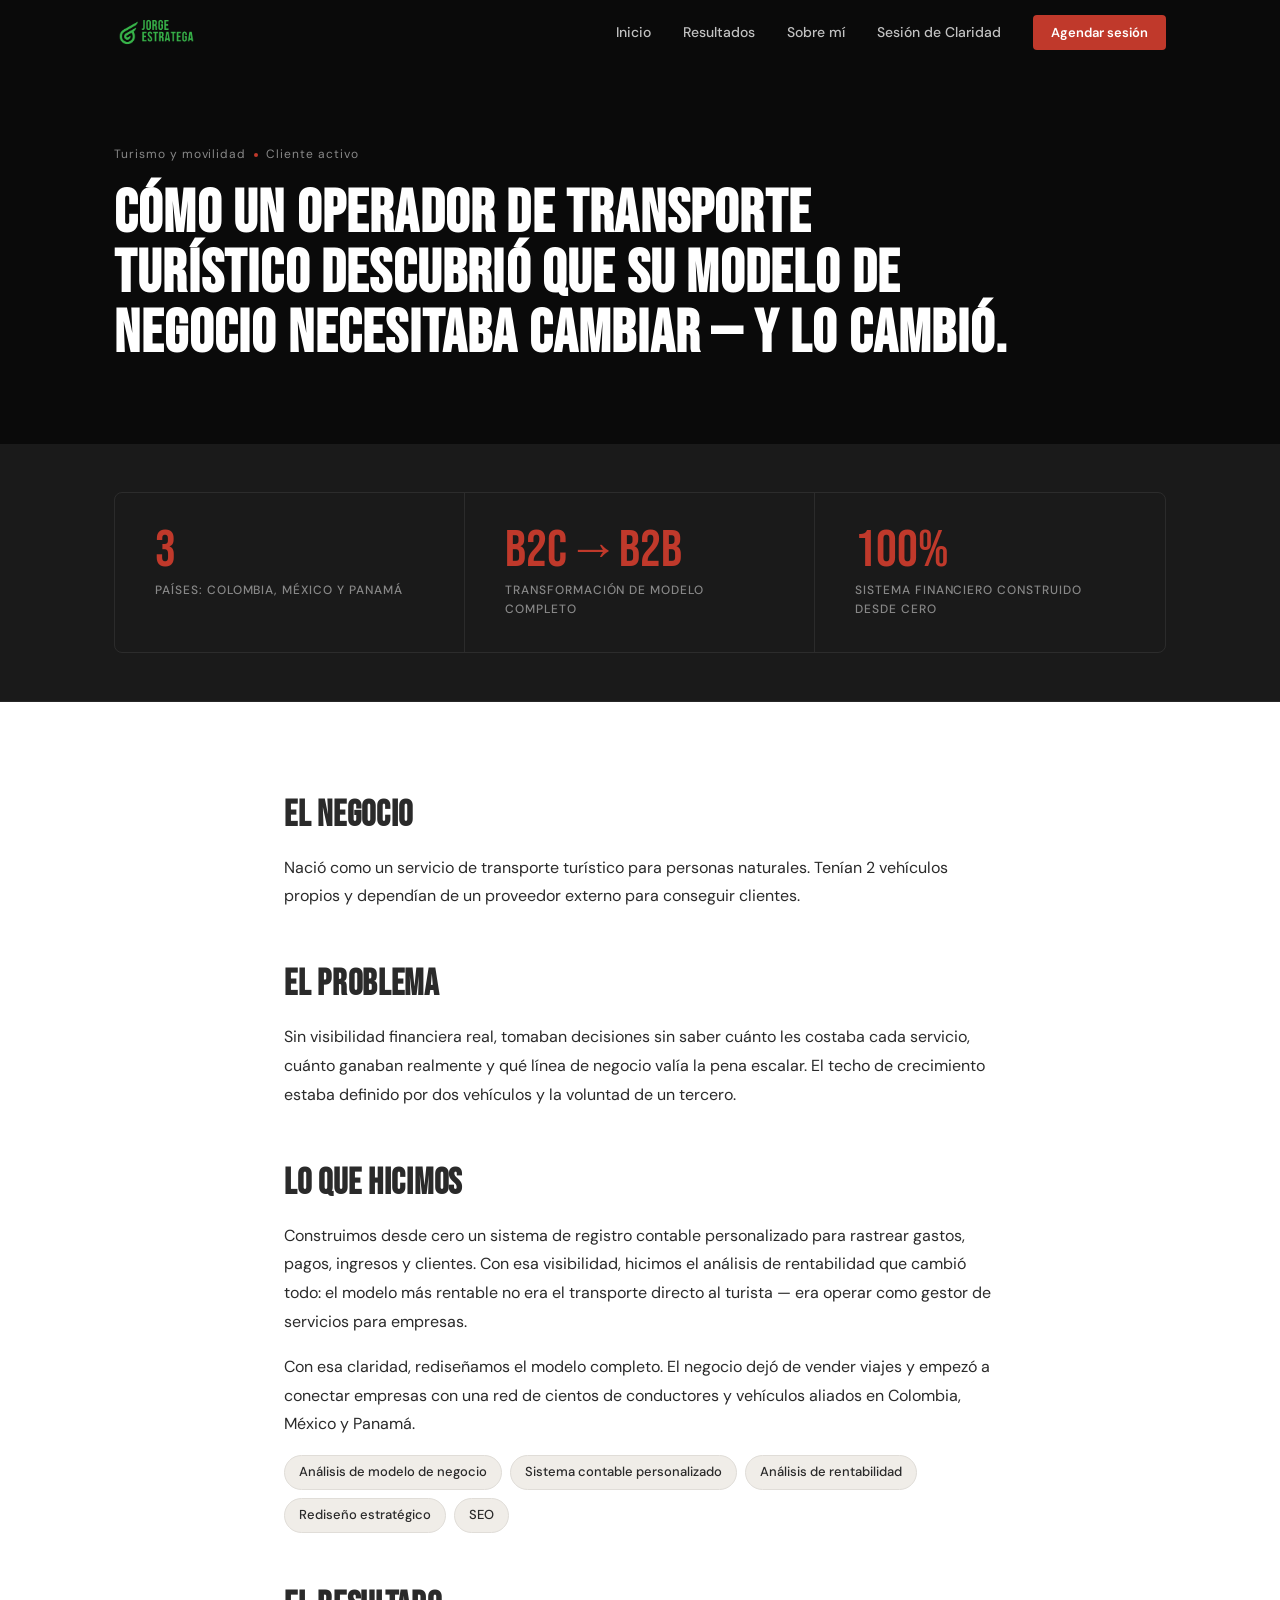
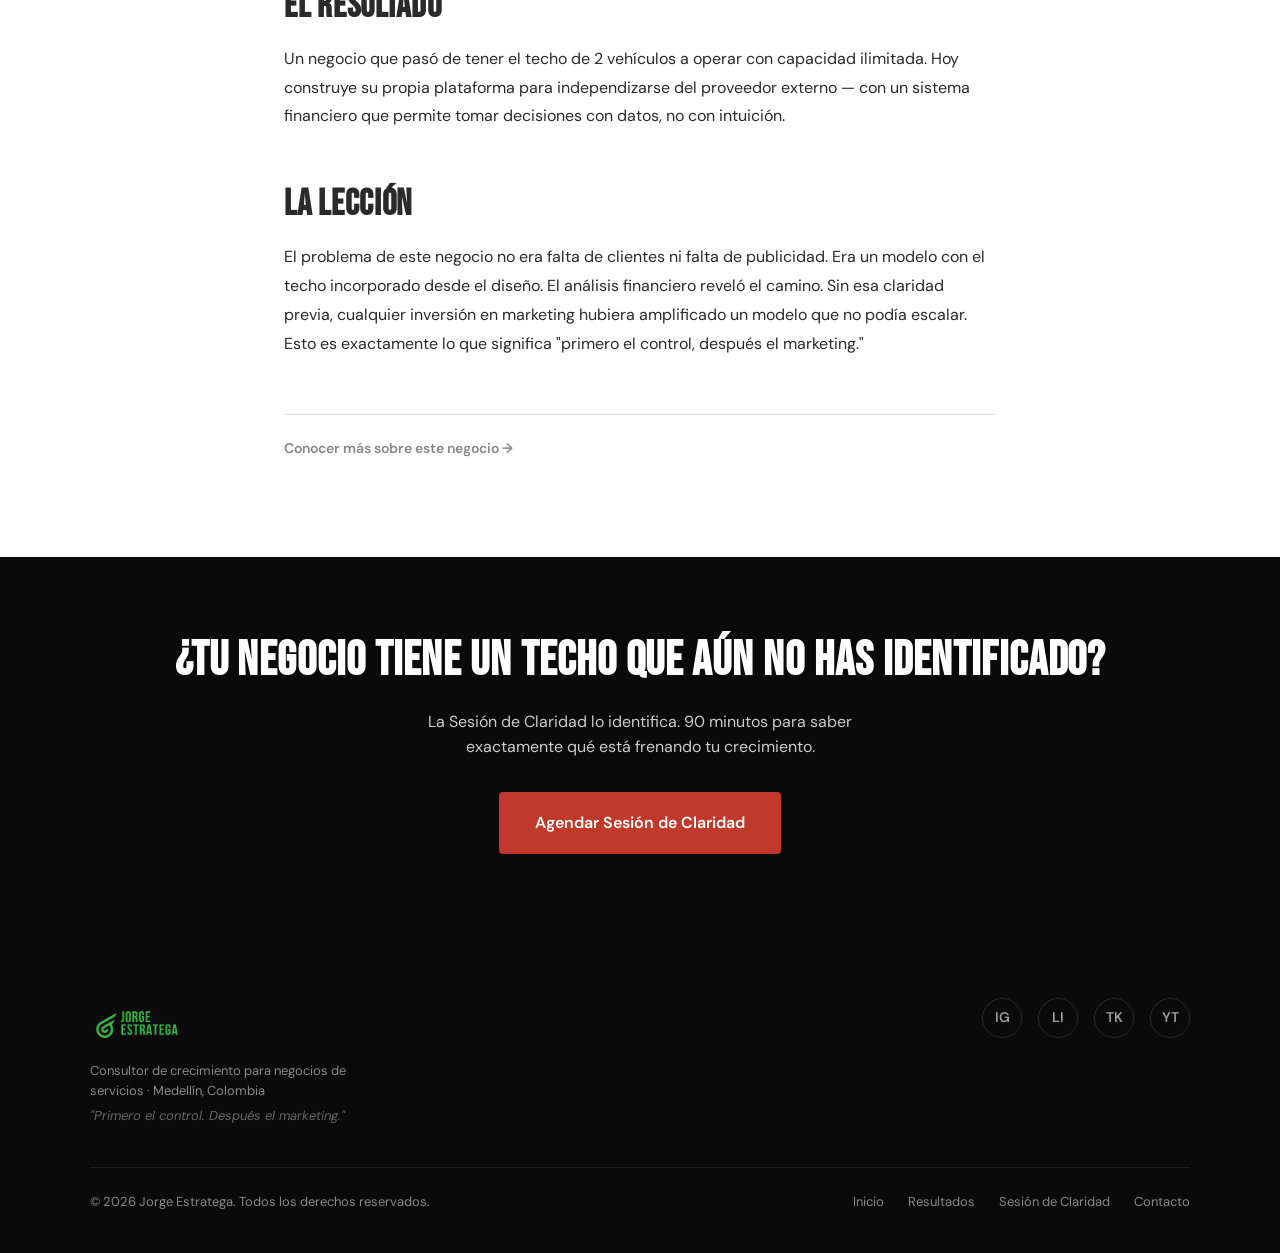
<file: casos/transporcars.html>
﻿<!DOCTYPE html>
<html lang="es">
<head>
  <meta charset="UTF-8" />
  <meta name="viewport" content="width=device-width, initial-scale=1.0" />
  <title>Caso Transporte Turístico B2B: de operador local a internacional | Jorge Estratega</title>
  <meta name="description" content="Cómo un operador de transporte turístico transformó su modelo de negocio con análisis financiero y pasó a operar en Colombia, México y Panamá." />
  <meta property="og:title" content="Transporte Turístico B2B — de local a internacional · Jorge Estratega" />
  <meta property="og:description" content="Transformación de modelo B2C a B2B. De 2 vehículos propios a una red de conductores aliados en 3 países." />
  <meta property="og:type" content="article" />
  <link rel="stylesheet" href="../css/styles.css" />
  <link rel="preconnect" href="https://fonts.googleapis.com" />
  <link rel="preconnect" href="https://fonts.gstatic.com" crossorigin />
  <link href="https://fonts.googleapis.com/css2?family=Bebas+Neue&family=DM+Sans:ital,wght@0,300;0,400;0,500;0,600;1,400&display=swap" rel="stylesheet" />
</head>
<body>

<nav>
    <div class="nav-inner">
      <a href="../index.html" class="nav-logo"><img src="../img/logo-jorge-estratega.png" alt="Jorge Estratega" class="logo-img" /></a>
      <ul class="nav-links" role="list">
        <li><a href="../index.html">Inicio</a></li>
        <li><a href="../index.html#resultados">Resultados</a></li>
        <li><a href="../sobre-mi.html">Sobre mí</a></li>
        <li><a href="../sesion-de-claridad.html">Sesión de Claridad</a></li>
        <li><a href="../sesion-de-claridad.html" class="nav-cta">Agendar sesión</a></li>
      </ul>
      <button class="nav-hamburger" aria-label="Abrir menú" aria-expanded="false">
        <span></span><span></span><span></span>
      </button>
    </div>
    <div class="nav-mobile">
      <a href="../index.html">Inicio</a>
      <a href="../index.html#resultados">Resultados</a>
      <a href="../sobre-mi.html">Sobre mí</a>
      <a href="../sesion-de-claridad.html">Sesión de Claridad</a>
      <a href="../sesion-de-claridad.html">Agendar sesión</a>
    </div>
  </nav>

  <main>

    <section class="case-hero">
      <div class="container">
        <div class="case-tag">
          <span>Turismo y movilidad</span>
          <span class="case-tag-dot" aria-hidden="true"></span>
          <span>Cliente activo</span>
        </div>
        <h1 class="fade-in">Cómo un operador de transporte turístico descubrió que su modelo de negocio necesitaba cambiar — y lo cambió.</h1>
      </div>
    </section>

    <section class="case-metrics-bar">
      <div class="container">
        <div class="metrics-row">
          <div class="metric-item fade-in">
            <div class="metric-num">3</div>
            <div class="metric-label">Países: Colombia, México y Panamá</div>
          </div>
          <div class="metric-item fade-in fade-in-delay-1">
            <div class="metric-num">B2C→B2B</div>
            <div class="metric-label">Transformación de modelo completo</div>
          </div>
          <div class="metric-item fade-in fade-in-delay-2">
            <div class="metric-num">100%</div>
            <div class="metric-label">Sistema financiero construido desde cero</div>
          </div>
        </div>
      </div>
    </section>

    <section class="case-content">
      <div class="container">

        <div class="case-section fade-in">
          <h2 class="case-section-title">El negocio</h2>
          <p>Nació como un servicio de transporte turístico para personas naturales. Tenían 2 vehículos propios y dependían de un proveedor externo para conseguir clientes.</p>
        </div>

        <div class="case-section fade-in">
          <h2 class="case-section-title">El problema</h2>
          <p>Sin visibilidad financiera real, tomaban decisiones sin saber cuánto les costaba cada servicio, cuánto ganaban realmente y qué línea de negocio valía la pena escalar. El techo de crecimiento estaba definido por dos vehículos y la voluntad de un tercero.</p>
        </div>

        <div class="case-section fade-in">
          <h2 class="case-section-title">Lo que hicimos</h2>
          <p>Construimos desde cero un sistema de registro contable personalizado para rastrear gastos, pagos, ingresos y clientes. Con esa visibilidad, hicimos el análisis de rentabilidad que cambió todo: el modelo más rentable no era el transporte directo al turista — era operar como gestor de servicios para empresas.</p>
          <p>Con esa claridad, rediseñamos el modelo completo. El negocio dejó de vender viajes y empezó a conectar empresas con una red de cientos de conductores y vehículos aliados en Colombia, México y Panamá.</p>
          <div class="services-list" aria-label="Servicios aplicados">
            <span class="service-tag">Análisis de modelo de negocio</span>
            <span class="service-tag">Sistema contable personalizado</span>
            <span class="service-tag">Análisis de rentabilidad</span>
            <span class="service-tag">Rediseño estratégico</span>
            <span class="service-tag">SEO</span>
          </div>
        </div>

        <div class="case-section fade-in">
          <h2 class="case-section-title">El resultado</h2>
          <p>Un negocio que pasó de tener el techo de 2 vehículos a operar con capacidad ilimitada. Hoy construye su propia plataforma para independizarse del proveedor externo — con un sistema financiero que permite tomar decisiones con datos, no con intuición.</p>
        </div>

        <div class="case-section fade-in">
          <h2 class="case-section-title">La lección</h2>
          <p>El problema de este negocio no era falta de clientes ni falta de publicidad. Era un modelo con el techo incorporado desde el diseño. El análisis financiero reveló el camino. Sin esa claridad previa, cualquier inversión en marketing hubiera amplificado un modelo que no podía escalar. Esto es exactamente lo que significa "primero el control, después el marketing."</p>
        </div>

        <div class="client-link-block fade-in">
          <a href="https://transportcarstours.com/" target="_blank" rel="noopener noreferrer">Conocer más sobre este negocio →</a>
        </div>

      </div>
    </section>

    <section class="case-cta">
      <div class="container">
        <h2 class="fade-in">¿Tu negocio tiene un techo que aún no has identificado?</h2>
        <p style="color:var(--gris-claro); font-size:16px; margin-bottom:32px; max-width:520px; margin-left:auto; margin-right:auto;" class="fade-in fade-in-delay-1">La Sesión de Claridad lo identifica. 90 minutos para saber exactamente qué está frenando tu crecimiento.</p>
        <a href="../sesion-de-claridad.html" class="btn-primary btn-large fade-in fade-in-delay-2">Agendar Sesión de Claridad</a>
      </div>
    </section>

  </main>

  <footer>
    <div class="footer-inner">
      <div class="footer-top">
        <div class="footer-brand">
          <a href="../index.html" class="footer-logo"><img src="../img/logo-jorge-estratega.png" alt="Jorge Estratega" class="footer-logo-img" /></a>
          <p class="footer-tagline">Consultor de crecimiento para negocios de servicios · Medellín, Colombia</p>
          <p class="footer-tagline" style="margin-top:4px; font-style:italic; color:#666;">"Primero el control. Después el marketing."</p>
        </div>
        <div class="footer-social">
          <a href="https://www.instagram.com/TUUSUARIO" target="_blank" rel="noopener noreferrer" aria-label="Instagram">IG</a>
          <a href="https://www.linkedin.com/in/TUUSUARIO" target="_blank" rel="noopener noreferrer" aria-label="LinkedIn">LI</a>
          <a href="https://www.tiktok.com/@TUUSUARIO" target="_blank" rel="noopener noreferrer" aria-label="TikTok">TK</a>
          <a href="https://www.youtube.com/@TUUSUARIO" target="_blank" rel="noopener noreferrer" aria-label="YouTube">YT</a>
        </div>
      </div>
      <div class="footer-bottom">
        <p class="footer-copy">© 2026 Jorge Estratega. Todos los derechos reservados.</p>
        <div class="footer-nav">
          <a href="../index.html">Inicio</a>
          <a href="../index.html#resultados">Resultados</a>
          <a href="../sesion-de-claridad.html">Sesión de Claridad</a>
          <a href="../contacto.html">Contacto</a>
        </div>
      </div>
    </div>
  </footer>

  <script src="../js/main.js"></script>
</body>
</html>
</file>
<file: css/styles.css>
/* =============================================
   JORGE ESTRATEGA — ESTILOS GLOBALES
   ============================================= */

/* =============================================
   SECCIÓN MARCAS
   ============================================= */
.section-marcas {
  background: var(--gris-arena);
  padding: 72px 24px;
  border-top: 1px solid #E0DDD8;
}

.section-marcas .container {
  max-width: var(--max-width);
}

.marcas-header {
  text-align: center;
  margin-bottom: 48px;
}

.marcas-header h2 {
  font-family: var(--font-display);
  font-size: 40px;
  color: var(--gris-carbon);
  margin-bottom: 12px;
}

.marcas-header p {
  font-size: 15px;
  color: var(--gris-medio);
  line-height: 1.7;
  max-width: 580px;
  margin: 0 auto;
}

.marcas-grid {
  display: flex;
  align-items: center;
  justify-content: center;
  gap: 48px;
  flex-wrap: wrap;
}

.marca-item {
  display: flex;
  align-items: center;
  justify-content: center;
  opacity: 0.55;
  transition: opacity 0.25s;
  flex: 0 1 auto;
}

.marca-item:hover {
  opacity: 1;
}

.marca-item img {
  height: 40px;
  width: auto;
  max-width: 140px;
  object-fit: contain;
  filter: grayscale(100%);
  transition: filter 0.25s;
}

.marca-item:hover img {
  filter: grayscale(0%);
}

@media (max-width: 768px) {
  .marcas-grid {
    gap: 32px;
  }
  .marca-item img {
    height: 32px;
    max-width: 110px;
  }
}

/* =============================================
   SECCIÓN MÉTRICAS VERIFICADAS
   ============================================= */
.section-metricas {
  background: var(--negro);
  padding: var(--section-padding);
  border-top: 1px solid rgba(255,255,255,0.05);
}

.metricas-header {
  max-width: 640px;
  margin-bottom: 56px;
}

.metricas-header h2 {
  font-family: var(--font-display);
  font-size: 64px;
  color: #fff;
  line-height: 0.95;
  margin-bottom: 16px;
}

.metricas-header p {
  font-size: 16px;
  color: var(--gris-medio);
  line-height: 1.7;
}

.metrica-principal {
  background: rgba(192,57,43,0.06);
  border: 1px solid rgba(192,57,43,0.25);
  border-radius: var(--radius-lg);
  padding: 40px 48px;
  margin-bottom: 32px;
  display: flex;
  align-items: center;
  gap: 48px;
  flex-wrap: wrap;
}

.metrica-principal-nums {
  display: flex;
  flex-direction: column;
  gap: 4px;
  flex-shrink: 0;
}

.metrica-principal-num {
  font-family: var(--font-display);
  font-size: 80px;
  color: var(--rojo);
  line-height: 1;
  letter-spacing: -0.01em;
}

.metrica-principal-usd {
  font-family: var(--font-display);
  font-size: 28px;
  color: rgba(192,57,43,0.5);
  line-height: 1;
}

.metrica-principal-currency {
  font-size: 12px;
  font-weight: 700;
  letter-spacing: 0.12em;
  color: var(--rojo);
  text-transform: uppercase;
  margin-top: 4px;
}

.metrica-principal-info {
  flex: 1;
  min-width: 240px;
}

.metrica-principal-title {
  font-family: var(--font-body);
  font-size: 18px;
  font-weight: 600;
  color: #fff;
  margin-bottom: 8px;
}

.metrica-principal-desc {
  font-size: 14px;
  color: var(--gris-medio);
  line-height: 1.6;
}

.plataformas-grid {
  display: grid;
  grid-template-columns: repeat(3, 1fr);
  gap: 16px;
  margin-bottom: 32px;
}

.plataforma-card {
  background: #111;
  border: 1px solid rgba(255,255,255,0.07);
  border-radius: var(--radius-lg);
  padding: 28px;
  display: flex;
  flex-direction: column;
  gap: 6px;
  transition: border-color 0.2s;
}

.plataforma-card:hover {
  border-color: rgba(192,57,43,0.3);
}

.plataforma-badge {
  font-size: 11px;
  font-weight: 700;
  letter-spacing: 0.1em;
  text-transform: uppercase;
  color: var(--gris-medio);
  margin-bottom: 4px;
}

.plataforma-num {
  font-family: var(--font-display);
  font-size: 52px;
  color: var(--rojo);
  line-height: 1;
}

.plataforma-label {
  font-size: 13px;
  font-weight: 600;
  color: rgba(255,255,255,0.7);
}

.plataforma-desc {
  font-size: 13px;
  color: var(--gris-medio);
  line-height: 1.5;
}

.plataforma-usd {
  font-size: 12px;
  color: rgba(192,57,43,0.55);
  font-style: italic;
  margin-top: 4px;
}

.roas-actual-grid {
  display: grid;
  grid-template-columns: repeat(3, 1fr);
  gap: 12px;
  margin-bottom: 32px;
}

.roas-item {
  background: #111;
  border: 1px solid rgba(255,255,255,0.07);
  border-radius: var(--radius);
  padding: 20px 24px;
  display: flex;
  justify-content: space-between;
  align-items: center;
  gap: 16px;
}

.roas-item-plataforma {
  font-size: 13px;
  font-weight: 600;
  color: var(--gris-medio);
}

.roas-item-valor {
  font-family: var(--font-display);
  font-size: 32px;
  color: #fff;
  line-height: 1;
}

.roas-item-valor.activo {
  font-size: 18px;
  color: #4caf50;
  font-family: var(--font-body);
}

.meta-breakdown {
  background: #111;
  border: 1px solid rgba(255,255,255,0.07);
  border-radius: var(--radius-lg);
  padding: 28px 32px;
  margin-bottom: 32px;
}

.meta-breakdown-title {
  font-size: 13px;
  font-weight: 700;
  letter-spacing: 0.1em;
  text-transform: uppercase;
  color: var(--gris-medio);
  margin-bottom: 20px;
}

.meta-breakdown-grid {
  display: grid;
  grid-template-columns: repeat(4, 1fr);
  gap: 16px;
}

.meta-breakdown-item {
  display: flex;
  flex-direction: column;
  gap: 4px;
}

.meta-breakdown-tipo {
  font-size: 12px;
  color: var(--gris-medio);
  font-weight: 500;
}

.meta-breakdown-roas {
  font-family: var(--font-display);
  font-size: 36px;
  color: var(--rojo);
  line-height: 1;
}

.meta-breakdown-roas.tofu {
  font-size: 18px;
  font-family: var(--font-body);
  color: var(--gris-medio);
  padding-top: 6px;
}

.metricas-disclaimer {
  font-size: 12px;
  color: rgba(255,255,255,0.2);
  line-height: 1.7;
  border-top: 1px solid rgba(255,255,255,0.06);
  padding-top: 20px;
  max-width: 800px;
}

/* Link de cliente en casos */
.client-link-block {
  margin-top: 24px;
  padding-top: 20px;
  border-top: 1px solid #E0DDD8;
}

.client-link-block a {
  display: inline-flex;
  align-items: center;
  gap: 8px;
  font-size: 14px;
  font-weight: 600;
  color: var(--gris-medio);
  text-decoration: none;
  transition: color 0.2s;
}

.client-link-block a:hover {
  color: var(--rojo);
}

/* Valor USD en tablas */
.usd-equiv {
  font-size: 11px;
  color: var(--gris-medio);
  display: block;
  margin-top: 2px;
  font-style: italic;
}

@media (max-width: 768px) {
  .metricas-header h2 { font-size: 48px; }
  .metrica-principal { flex-direction: column; gap: 24px; padding: 28px 24px; }
  .metrica-principal-num { font-size: 60px; }
  .plataformas-grid { grid-template-columns: 1fr; }
  .roas-actual-grid { grid-template-columns: 1fr; }
  .meta-breakdown-grid { grid-template-columns: repeat(2, 1fr); }
}

@import url('https://fonts.googleapis.com/css2?family=Bebas+Neue&family=DM+Sans:ital,wght@0,300;0,400;0,500;0,600;1,400&display=swap');

/* =============================================
   VARIABLES
   ============================================= */
:root {
  --negro: #0A0A0A;
  --rojo: #C0392B;
  --rojo-oscuro: #8B0000;
  --rojo-suave: rgba(192, 57, 43, 0.08);
  --blanco-roto: #F5F5F0;
  --gris-arena: #F0EDE8;
  --blanco-puro: #FFFFFF;
  --gris-carbon: #2A2A2A;
  --gris-medio: #888888;
  --gris-claro: #CCCCCC;
  --gris-oscuro: #1A1A1A;
  --gris-medio-oscuro: #2A2A2A;
  --font-display: 'Bebas Neue', sans-serif;
  --font-body: 'DM Sans', sans-serif;
  --section-padding: 96px 24px;
  --max-width: 1100px;
  --radius: 4px;
  --radius-lg: 8px;
}

/* =============================================
   RESET Y BASE
   ============================================= */
*, *::before, *::after {
  box-sizing: border-box;
  margin: 0;
  padding: 0;
}

html {
  scroll-behavior: smooth;
  -webkit-text-size-adjust: 100%;
}

body {
  font-family: var(--font-body);
  font-size: 16px;
  line-height: 1.6;
  color: var(--gris-carbon);
  background-color: var(--blanco-puro);
  -webkit-font-smoothing: antialiased;
  -moz-osx-font-smoothing: grayscale;
}

img {
  max-width: 100%;
  height: auto;
  display: block;
}

a {
  text-decoration: none;
  color: inherit;
}

ul {
  list-style: none;
}

/* =============================================
   TIPOGRAFÍA UTILITARIA
   ============================================= */
h1, h2, h3, h4 {
  font-family: var(--font-display);
  line-height: 1;
  letter-spacing: 0.02em;
}

.label {
  display: inline-block;
  font-family: var(--font-body);
  font-size: 11px;
  font-weight: 600;
  letter-spacing: 0.18em;
  text-transform: uppercase;
  color: var(--rojo);
  margin-bottom: 16px;
}

.label-dark {
  display: inline-block;
  font-family: var(--font-body);
  font-size: 11px;
  font-weight: 600;
  letter-spacing: 0.18em;
  text-transform: uppercase;
  color: var(--rojo);
  margin-bottom: 16px;
}

/* =============================================
   BOTONES
   ============================================= */
.btn-primary {
  display: inline-block;
  background: var(--rojo);
  color: #fff;
  padding: 14px 28px;
  border-radius: var(--radius);
  font-family: var(--font-body);
  font-weight: 600;
  font-size: 15px;
  border: none;
  cursor: pointer;
  transition: background 0.2s, transform 0.1s;
  text-decoration: none;
}

.btn-primary:hover {
  background: var(--rojo-oscuro);
  transform: translateY(-1px);
}

.btn-primary.btn-large {
  padding: 18px 36px;
  font-size: 16px;
}

.btn-secondary {
  display: inline-block;
  background: transparent;
  color: var(--rojo);
  border: 1px solid var(--rojo);
  padding: 12px 24px;
  border-radius: var(--radius);
  font-family: var(--font-body);
  font-weight: 600;
  font-size: 15px;
  cursor: pointer;
  transition: background 0.2s, transform 0.1s;
  text-decoration: none;
}

.btn-secondary:hover {
  background: var(--rojo-suave);
  transform: translateY(-1px);
}

.btn-text {
  display: inline-flex;
  align-items: center;
  gap: 6px;
  color: var(--gris-claro);
  font-family: var(--font-body);
  font-size: 15px;
  font-weight: 500;
  text-decoration: none;
  transition: color 0.2s;
  margin-top: 8px;
}

.btn-text:hover {
  color: #fff;
}

/* =============================================
   CONTENEDOR
   ============================================= */
.container {
  max-width: var(--max-width);
  margin: 0 auto;
  padding: 0 24px;
}

/* =============================================
   ANIMACIONES FADE-IN
   ============================================= */
.fade-in {
  opacity: 0;
  transform: translateY(24px);
  transition: opacity 0.6s ease, transform 0.6s ease;
}

.fade-in.visible {
  opacity: 1;
  transform: translateY(0);
}

.fade-in-delay-1 { transition-delay: 0.1s; }
.fade-in-delay-2 { transition-delay: 0.2s; }
.fade-in-delay-3 { transition-delay: 0.3s; }
.fade-in-delay-4 { transition-delay: 0.4s; }

/* =============================================
   LOGO
   ============================================= */
.logo-img {
  height: 48px;
  width: auto;
  display: block;
  transition: opacity 0.2s;
}

.logo-img:hover {
  opacity: 0.85;
}

.footer-logo-img {
  height: 53px;
  width: auto;
  display: block;
  margin-bottom: 10px;
}

/* =============================================
   NAVBAR
   ============================================= */
nav {
  position: fixed;
  top: 0;
  left: 0;
  right: 0;
  z-index: 1000;
  background: var(--negro);
  border-bottom: 1px solid transparent;
  transition: border-color 0.3s, box-shadow 0.3s;
}

nav.scrolled {
  border-bottom-color: rgba(255,255,255,0.06);
  box-shadow: 0 4px 24px rgba(0,0,0,0.4);
}

.nav-inner {
  max-width: var(--max-width);
  margin: 0 auto;
  padding: 0 24px;
  height: 64px;
  display: flex;
  align-items: center;
  justify-content: space-between;
}

.nav-logo {
  font-family: var(--font-display);
  font-size: 22px;
  color: #fff;
  letter-spacing: 0.04em;
  text-decoration: none;
  flex-shrink: 0;
}

.nav-logo span {
  color: var(--rojo);
}

.nav-links {
  display: flex;
  align-items: center;
  gap: 32px;
}

.nav-links a {
  font-family: var(--font-body);
  font-size: 14px;
  font-weight: 500;
  color: rgba(255,255,255,0.75);
  text-decoration: none;
  transition: color 0.2s;
  white-space: nowrap;
}

.nav-links a:hover {
  color: #fff;
}

.nav-cta {
  background: var(--rojo);
  color: #fff !important;
  padding: 9px 18px;
  border-radius: var(--radius);
  font-weight: 600 !important;
  font-size: 13px !important;
  transition: background 0.2s, transform 0.1s !important;
}

.nav-cta:hover {
  background: var(--rojo-oscuro) !important;
  transform: translateY(-1px);
}

.nav-hamburger {
  display: none;
  flex-direction: column;
  gap: 5px;
  cursor: pointer;
  padding: 4px;
  background: none;
  border: none;
  aria-label: "Menú";
}

.nav-hamburger span {
  display: block;
  width: 24px;
  height: 2px;
  background: #fff;
  border-radius: 2px;
  transition: transform 0.3s, opacity 0.3s;
}

.nav-hamburger.active span:nth-child(1) {
  transform: translateY(7px) rotate(45deg);
}

.nav-hamburger.active span:nth-child(2) {
  opacity: 0;
}

.nav-hamburger.active span:nth-child(3) {
  transform: translateY(-7px) rotate(-45deg);
}

.nav-mobile {
  display: none;
  flex-direction: column;
  background: var(--negro);
  border-top: 1px solid rgba(255,255,255,0.06);
  padding: 16px 24px 24px;
  gap: 4px;
}

.nav-mobile.open {
  display: flex;
}

.nav-mobile a {
  font-family: var(--font-body);
  font-size: 15px;
  font-weight: 500;
  color: rgba(255,255,255,0.8);
  padding: 10px 0;
  border-bottom: 1px solid rgba(255,255,255,0.06);
  text-decoration: none;
  transition: color 0.2s;
}

.nav-mobile a:last-child {
  border-bottom: none;
  margin-top: 8px;
  text-align: center;
  background: var(--rojo);
  color: #fff;
  padding: 12px;
  border-radius: var(--radius);
}

.nav-mobile a:hover {
  color: #fff;
}

/* =============================================
   FOOTER
   ============================================= */
footer {
  background: var(--negro);
  padding: 64px 24px 40px;
}

.footer-inner {
  max-width: var(--max-width);
  margin: 0 auto;
}

.footer-top {
  display: flex;
  justify-content: space-between;
  align-items: flex-start;
  gap: 40px;
  padding-bottom: 40px;
  border-bottom: 1px solid rgba(255,255,255,0.08);
  flex-wrap: wrap;
}

.footer-brand .footer-logo {
  font-family: var(--font-display);
  font-size: 24px;
  color: #fff;
  letter-spacing: 0.04em;
  display: block;
  margin-bottom: 8px;
}

.footer-brand .footer-logo span {
  color: var(--rojo);
}

.footer-tagline {
  font-size: 13px;
  color: var(--gris-medio);
  line-height: 1.6;
  max-width: 280px;
}

.footer-social {
  display: flex;
  gap: 16px;
  align-items: center;
}

.footer-social a {
  display: flex;
  align-items: center;
  justify-content: center;
  width: 40px;
  height: 40px;
  border: 1px solid rgba(255,255,255,0.12);
  border-radius: 50%;
  color: rgba(255,255,255,0.6);
  font-size: 14px;
  font-weight: 600;
  font-family: var(--font-body);
  transition: border-color 0.2s, color 0.2s, background 0.2s;
  text-decoration: none;
}

.footer-social a:hover {
  border-color: var(--rojo);
  color: var(--rojo);
  background: var(--rojo-suave);
}

.footer-bottom {
  padding-top: 24px;
  display: flex;
  justify-content: space-between;
  align-items: center;
  flex-wrap: wrap;
  gap: 12px;
}

.footer-copy {
  font-size: 13px;
  color: var(--gris-medio);
}

.footer-nav {
  display: flex;
  gap: 24px;
}

.footer-nav a {
  font-size: 13px;
  color: var(--gris-medio);
  text-decoration: none;
  transition: color 0.2s;
}

.footer-nav a:hover {
  color: rgba(255,255,255,0.7);
}

/* =============================================
   BREADCRUMB
   ============================================= */
.breadcrumb {
  padding: 16px 0;
  font-size: 13px;
  color: var(--gris-medio);
  display: flex;
  align-items: center;
  gap: 8px;
}

.breadcrumb a {
  color: var(--gris-medio);
  text-decoration: none;
  transition: color 0.2s;
}

.breadcrumb a:hover {
  color: var(--rojo);
}

.breadcrumb span {
  color: rgba(255,255,255,0.2);
}

/* =============================================
   HOME — HERO
   ============================================= */
.hero {
  background: var(--negro);
  padding: 160px 24px 96px;
  min-height: 100vh;
  display: flex;
  align-items: center;
}

.hero-inner {
  max-width: var(--max-width);
  margin: 0 auto;
  display: grid;
  grid-template-columns: 1fr 1fr;
  gap: 64px;
  align-items: center;
}

.hero-content {
  display: flex;
  flex-direction: column;
  gap: 24px;
}

.hero-ctas {
  display: flex;
  flex-direction: column;
  gap: 12px;
  align-items: flex-start;
}

.hero h1 {
  font-family: var(--font-display);
  font-size: 72px;
  line-height: 0.95;
  color: #fff;
  letter-spacing: 0.02em;
}

.hero-sub {
  font-size: 17px;
  line-height: 1.7;
  color: var(--gris-claro);
  max-width: 520px;
}

.hero-image {
  position: relative;
}

.hero-image img {
  width: 100%;
  aspect-ratio: 4/5;
  object-fit: cover;
  object-position: center top;
  border-radius: var(--radius-lg);
  display: block;
  position: relative;
  z-index: 1;
}

.hero-image::before {
  content: '';
  position: absolute;
  top: -12px;
  right: -12px;
  bottom: 12px;
  left: 12px;
  border: 2px solid var(--rojo);
  border-radius: var(--radius-lg);
  z-index: 0;
}

.hero-image-placeholder {
  width: 100%;
  aspect-ratio: 4/5;
  background: var(--gris-oscuro);
  border-radius: var(--radius-lg);
  display: flex;
  align-items: center;
  justify-content: center;
  color: rgba(255,255,255,0.2);
  font-size: 14px;
  font-family: var(--font-body);
  position: relative;
  z-index: 1;
  border: 1px solid rgba(255,255,255,0.06);
}

/* =============================================
   HOME — PROBLEMA
   ============================================= */
.section-problema {
  background: var(--gris-oscuro);
  padding: var(--section-padding);
}

.section-problema .container {
  max-width: var(--max-width);
}

.section-problema h2 {
  font-family: var(--font-display);
  font-size: 52px;
  color: #fff;
  margin-bottom: 48px;
  max-width: 600px;
}

.problem-grid {
  display: grid;
  grid-template-columns: repeat(2, 1fr);
  gap: 24px;
  margin-bottom: 48px;
}

.problem-card {
  background: #222;
  border-left: 3px solid var(--rojo);
  border-radius: var(--radius);
  padding: 28px 24px;
  position: relative;
}

.quote-mark {
  font-family: var(--font-display);
  font-size: 64px;
  color: var(--rojo);
  opacity: 0.3;
  line-height: 1;
  display: block;
  margin-bottom: 8px;
}

.problem-card p {
  font-size: 16px;
  color: var(--gris-claro);
  line-height: 1.7;
  font-style: italic;
}

.problem-close {
  font-size: 20px;
  color: #fff;
  font-weight: 500;
  line-height: 1.6;
  max-width: 700px;
  border-left: 3px solid var(--rojo);
  padding-left: 24px;
}

/* =============================================
   HOME — SAC
   ============================================= */
.section-sac {
  background: var(--blanco-roto);
  padding: var(--section-padding);
}

.section-sac .container {
  max-width: var(--max-width);
}

.section-sac h2 {
  font-family: var(--font-display);
  font-size: 52px;
  color: var(--gris-carbon);
  margin-bottom: 20px;
  max-width: 700px;
}

.section-intro {
  font-size: 17px;
  color: var(--gris-medio);
  line-height: 1.7;
  max-width: 600px;
  margin-bottom: 56px;
}

.sac-grid {
  display: grid;
  grid-template-columns: repeat(3, 1fr);
  gap: 24px;
}

.sac-card {
  background: var(--blanco-puro);
  border: 1px solid #E0DDD8;
  border-radius: var(--radius-lg);
  padding: 36px 32px;
  transition: border-color 0.2s, box-shadow 0.2s, transform 0.2s;
  position: relative;
  overflow: hidden;
}

.sac-card:hover {
  border-color: var(--rojo);
  box-shadow: 0 8px 32px rgba(192, 57, 43, 0.1);
  transform: translateY(-2px);
}

.sac-num {
  font-family: var(--font-display);
  font-size: 72px;
  color: var(--rojo);
  opacity: 0.12;
  line-height: 1;
  margin-bottom: 20px;
  letter-spacing: -0.02em;
}

.sac-card h3 {
  font-family: var(--font-body);
  font-size: 18px;
  font-weight: 600;
  color: var(--gris-carbon);
  margin-bottom: 12px;
  line-height: 1.3;
}

.sac-card p {
  font-size: 15px;
  color: var(--gris-medio);
  line-height: 1.7;
}

.sac-cta {
  margin-top: 48px;
  text-align: center;
}

/* =============================================
   HOME — RESULTADOS
   ============================================= */
.section-resultados {
  background: var(--gris-arena);
  padding: var(--section-padding);
}

.section-resultados .container {
  max-width: var(--max-width);
}

.section-header {
  margin-bottom: 56px;
}

.section-header h2 {
  font-family: var(--font-display);
  font-size: 52px;
  color: var(--gris-carbon);
  margin-bottom: 12px;
}

.cases-grid {
  display: grid;
  grid-template-columns: repeat(3, 1fr);
  gap: 24px;
}

.case-card {
  background: var(--blanco-puro);
  border-radius: var(--radius-lg);
  border-top: 3px solid var(--rojo);
  padding: 32px;
  box-shadow: 0 2px 12px rgba(0,0,0,0.06);
  transition: transform 0.2s, box-shadow 0.2s;
  display: flex;
  flex-direction: column;
  gap: 0;
}

.case-card:hover {
  transform: translateY(-4px);
  box-shadow: 0 12px 40px rgba(0,0,0,0.12);
}

.case-metric {
  font-family: var(--font-display);
  font-size: 56px;
  color: var(--rojo);
  line-height: 1;
  margin-bottom: 4px;
  letter-spacing: 0.02em;
}

.case-growth {
  font-size: 12px;
  font-weight: 600;
  color: var(--gris-medio);
  letter-spacing: 0.08em;
  text-transform: uppercase;
  margin-bottom: 16px;
}

.case-tags {
  display: flex;
  gap: 8px;
  margin-bottom: 16px;
  flex-wrap: wrap;
}

.case-tags span {
  background: var(--gris-arena);
  border: 1px solid var(--gris-claro);
  color: var(--gris-medio);
  font-size: 11px;
  font-weight: 600;
  padding: 4px 10px;
  border-radius: 20px;
  letter-spacing: 0.06em;
}

.case-card h3 {
  font-family: var(--font-body);
  font-size: 20px;
  font-weight: 600;
  color: var(--gris-carbon);
  margin-bottom: 12px;
  line-height: 1.3;
}

.case-card p {
  font-size: 14px;
  color: var(--gris-medio);
  line-height: 1.7;
  flex: 1;
  margin-bottom: 20px;
}

.case-link {
  font-size: 14px;
  font-weight: 600;
  color: var(--rojo);
  text-decoration: none;
  transition: gap 0.2s;
  display: inline-flex;
  align-items: center;
  gap: 6px;
  margin-top: auto;
}

.case-link:hover {
  gap: 10px;
}

/* =============================================
   HOME — SOBRE MÍ
   ============================================= */
.section-sobre {
  background: var(--blanco-puro);
  padding: var(--section-padding);
}

.section-sobre .container {
  max-width: var(--max-width);
}

.sobre-grid {
  display: grid;
  grid-template-columns: 1fr 1.2fr;
  gap: 80px;
  align-items: center;
}

.sobre-image img {
  width: 100%;
  aspect-ratio: 3/4;
  object-fit: cover;
  object-position: center top;
  border-radius: var(--radius-lg);
}

.sobre-image-placeholder {
  width: 100%;
  aspect-ratio: 3/4;
  background: var(--gris-arena);
  border-radius: var(--radius-lg);
  display: flex;
  align-items: center;
  justify-content: center;
  color: var(--gris-medio);
  font-size: 14px;
  font-family: var(--font-body);
  border: 1px solid #E0DDD8;
}

.sobre-content {
  display: flex;
  flex-direction: column;
  gap: 20px;
}

.sobre-content h2 {
  font-family: var(--font-display);
  font-size: 44px;
  color: var(--gris-carbon);
  line-height: 1.05;
  margin-bottom: 4px;
}

.sobre-content p {
  font-size: 16px;
  color: var(--gris-carbon);
  line-height: 1.8;
}

.sobre-content em {
  display: block;
  font-style: italic;
  color: var(--gris-medio);
  border-left: 3px solid var(--rojo);
  padding-left: 20px;
  margin: 4px 0;
  line-height: 1.7;
  font-size: 15px;
}

/* =============================================
   HOME — CTA FINAL
   ============================================= */
.section-cta-final {
  background: var(--negro);
  padding: var(--section-padding);
  text-align: center;
}

.section-cta-final .container {
  max-width: var(--max-width);
}

.cta-final-inner {
  max-width: 640px;
  margin: 0 auto;
  display: flex;
  flex-direction: column;
  align-items: center;
  gap: 20px;
}

.section-cta-final h2 {
  font-family: var(--font-display);
  font-size: 56px;
  color: #fff;
  line-height: 1.0;
}

.section-cta-final p {
  font-size: 16px;
  color: var(--gris-claro);
  line-height: 1.7;
}

.cta-sub {
  font-size: 14px !important;
  color: var(--gris-medio) !important;
}

.cta-sub a {
  color: rgba(255,255,255,0.6);
  text-decoration: underline;
  transition: color 0.2s;
}

.cta-sub a:hover {
  color: #fff;
}

/* =============================================
   PÁGINA — SESIÓN DE CLARIDAD
   ============================================= */
.page-hero {
  background: var(--negro);
  padding: 140px 24px 80px;
}

.page-hero .container {
  max-width: var(--max-width);
}

.page-hero h1 {
  font-family: var(--font-display);
  font-size: 64px;
  color: #fff;
  line-height: 1.0;
  max-width: 800px;
  margin-bottom: 20px;
}

.page-hero-sub {
  font-size: 18px;
  color: var(--gris-claro);
  line-height: 1.7;
  max-width: 640px;
}

.section-para-quien {
  background: var(--blanco-roto);
  padding: var(--section-padding);
}

.section-para-quien .container {
  max-width: var(--max-width);
}

.section-para-quien h2 {
  font-family: var(--font-display);
  font-size: 48px;
  color: var(--gris-carbon);
  margin-bottom: 40px;
}

.checklist {
  display: flex;
  flex-direction: column;
  gap: 16px;
  max-width: 680px;
}

.checklist-item {
  display: flex;
  align-items: flex-start;
  gap: 16px;
  font-size: 17px;
  color: var(--gris-carbon);
  line-height: 1.6;
}

.checklist-icon {
  width: 24px;
  height: 24px;
  background: var(--rojo);
  border-radius: 50%;
  display: flex;
  align-items: center;
  justify-content: center;
  flex-shrink: 0;
  margin-top: 2px;
}

.checklist-icon::after {
  content: '✓';
  color: #fff;
  font-size: 12px;
  font-weight: 700;
}

.section-que-pasa {
  background: var(--gris-oscuro);
  padding: var(--section-padding);
}

.section-que-pasa .container {
  max-width: var(--max-width);
}

.section-que-pasa h2 {
  font-family: var(--font-display);
  font-size: 48px;
  color: #fff;
  margin-bottom: 48px;
  max-width: 700px;
}

.steps-grid {
  display: grid;
  grid-template-columns: repeat(2, 1fr);
  gap: 24px;
  max-width: 800px;
}

.step-item {
  display: flex;
  gap: 20px;
  align-items: flex-start;
}

.step-num {
  font-family: var(--font-display);
  font-size: 40px;
  color: var(--rojo);
  opacity: 0.5;
  line-height: 1;
  flex-shrink: 0;
}

.step-text {
  font-size: 16px;
  color: var(--gris-claro);
  line-height: 1.6;
  padding-top: 4px;
}

.section-recibe {
  background: var(--blanco-puro);
  padding: var(--section-padding);
}

.section-recibe .container {
  max-width: var(--max-width);
}

.section-recibe h2 {
  font-family: var(--font-display);
  font-size: 48px;
  color: var(--gris-carbon);
  margin-bottom: 48px;
}

.recibe-grid {
  display: grid;
  grid-template-columns: repeat(3, 1fr);
  gap: 24px;
}

.recibe-card {
  background: var(--blanco-roto);
  border: 1px solid #E0DDD8;
  border-radius: var(--radius-lg);
  padding: 32px;
  border-top: 3px solid var(--rojo);
}

.recibe-icon {
  width: 48px;
  height: 48px;
  background: var(--rojo-suave);
  border-radius: var(--radius);
  display: flex;
  align-items: center;
  justify-content: center;
  margin-bottom: 20px;
  font-size: 22px;
}

.recibe-card h3 {
  font-family: var(--font-body);
  font-size: 17px;
  font-weight: 600;
  color: var(--gris-carbon);
  margin-bottom: 8px;
}

.recibe-card p {
  font-size: 14px;
  color: var(--gris-medio);
  line-height: 1.6;
}

.section-precio {
  background: var(--negro);
  padding: var(--section-padding);
  text-align: center;
}

.section-precio .container {
  max-width: var(--max-width);
}

.precio-box {
  max-width: 600px;
  margin: 0 auto;
  display: flex;
  flex-direction: column;
  align-items: center;
  gap: 20px;
}

.precio-amount {
  font-family: var(--font-display);
  font-size: 80px;
  color: var(--rojo);
  line-height: 1;
  letter-spacing: 0.02em;
}

.precio-label {
  font-size: 14px;
  color: var(--gris-medio);
  letter-spacing: 0.1em;
  text-transform: uppercase;
}

.precio-nota {
  font-size: 15px;
  color: var(--gris-claro);
  line-height: 1.7;
  max-width: 480px;
}

.section-faq {
  background: var(--blanco-roto);
  padding: var(--section-padding);
}

.section-faq .container {
  max-width: var(--max-width);
}

.section-faq h2 {
  font-family: var(--font-display);
  font-size: 48px;
  color: var(--gris-carbon);
  margin-bottom: 48px;
}

.faq-list {
  display: flex;
  flex-direction: column;
  gap: 0;
  max-width: 760px;
  border-top: 1px solid #E0DDD8;
}

.faq-item {
  border-bottom: 1px solid #E0DDD8;
}

.faq-question {
  width: 100%;
  background: none;
  border: none;
  text-align: left;
  padding: 24px 0;
  display: flex;
  justify-content: space-between;
  align-items: center;
  gap: 16px;
  cursor: pointer;
  font-family: var(--font-body);
  font-size: 17px;
  font-weight: 600;
  color: var(--gris-carbon);
  transition: color 0.2s;
}

.faq-question:hover {
  color: var(--rojo);
}

.faq-icon {
  width: 24px;
  height: 24px;
  border: 1px solid var(--gris-claro);
  border-radius: 50%;
  display: flex;
  align-items: center;
  justify-content: center;
  flex-shrink: 0;
  font-size: 16px;
  color: var(--gris-medio);
  transition: transform 0.3s, border-color 0.2s, color 0.2s;
}

.faq-item.open .faq-icon {
  transform: rotate(45deg);
  border-color: var(--rojo);
  color: var(--rojo);
}

.faq-answer {
  max-height: 0;
  overflow: hidden;
  transition: max-height 0.3s ease;
}

.faq-answer-inner {
  padding-bottom: 24px;
  font-size: 15px;
  color: var(--gris-medio);
  line-height: 1.7;
}

.faq-item.open .faq-answer {
  max-height: 300px;
}

/* =============================================
   PÁGINAS DE CASOS
   ============================================= */
.case-hero {
  background: var(--negro);
  padding: 140px 24px 80px;
}

.case-hero .container {
  max-width: var(--max-width);
}

.case-tag {
  display: inline-flex;
  gap: 8px;
  align-items: center;
  font-size: 12px;
  color: var(--gris-medio);
  font-family: var(--font-body);
  margin-bottom: 20px;
  letter-spacing: 0.08em;
}

.case-tag-dot {
  width: 4px;
  height: 4px;
  border-radius: 50%;
  background: var(--rojo);
}

.case-hero h1 {
  font-family: var(--font-display);
  font-size: 60px;
  color: #fff;
  line-height: 1.0;
  max-width: 900px;
  margin-bottom: 0;
}

.case-metrics-bar {
  background: var(--gris-oscuro);
  padding: 48px 24px;
  border-bottom: 1px solid rgba(255,255,255,0.06);
}

.case-metrics-bar .container {
  max-width: var(--max-width);
}

.metrics-row {
  display: grid;
  grid-template-columns: repeat(3, 1fr);
  gap: 0;
  border: 1px solid rgba(255,255,255,0.08);
  border-radius: var(--radius-lg);
  overflow: hidden;
}

.metric-item {
  padding: 32px 40px;
  border-right: 1px solid rgba(255,255,255,0.08);
  display: flex;
  flex-direction: column;
  gap: 4px;
}

.metric-item:last-child {
  border-right: none;
}

.metric-num {
  font-family: var(--font-display);
  font-size: 52px;
  color: var(--rojo);
  line-height: 1;
}

.metric-label {
  font-size: 12px;
  color: var(--gris-medio);
  letter-spacing: 0.08em;
  text-transform: uppercase;
  font-weight: 500;
}

.case-content {
  background: var(--blanco-puro);
  padding: var(--section-padding);
}

.case-content .container {
  max-width: 760px;
}

.case-section {
  margin-bottom: 56px;
}

.case-section-title {
  font-family: var(--font-display);
  font-size: 36px;
  color: var(--gris-carbon);
  margin-bottom: 20px;
}

.case-section p {
  font-size: 16px;
  color: var(--gris-carbon);
  line-height: 1.8;
  margin-bottom: 16px;
}

.case-section p:last-child {
  margin-bottom: 0;
}

.results-table {
  width: 100%;
  border-collapse: collapse;
  margin: 24px 0;
  font-size: 14px;
}

.results-table th {
  background: var(--gris-arena);
  padding: 12px 16px;
  text-align: left;
  font-family: var(--font-body);
  font-weight: 600;
  color: var(--gris-carbon);
  font-size: 12px;
  letter-spacing: 0.06em;
  text-transform: uppercase;
  border-bottom: 2px solid #E0DDD8;
}

.results-table td {
  padding: 14px 16px;
  border-bottom: 1px solid #E0DDD8;
  color: var(--gris-carbon);
  line-height: 1.5;
}

.results-table tr:last-child td {
  border-bottom: none;
  font-weight: 600;
  background: rgba(192, 57, 43, 0.04);
}

.results-table .highlight {
  color: var(--rojo);
  font-weight: 700;
}

.services-list {
  display: flex;
  flex-wrap: wrap;
  gap: 8px;
  margin-top: 16px;
}

.service-tag {
  background: var(--gris-arena);
  border: 1px solid #E0DDD8;
  color: var(--gris-carbon);
  font-size: 13px;
  font-weight: 500;
  padding: 6px 14px;
  border-radius: 20px;
}

.case-cta {
  background: var(--negro);
  padding: 80px 24px;
  text-align: center;
}

.case-cta .container {
  max-width: var(--max-width);
}

.case-cta h2 {
  font-family: var(--font-display);
  font-size: 48px;
  color: #fff;
  margin-bottom: 24px;
}

/* =============================================
   PÁGINA — SOBRE MÍ
   ============================================= */
.sobre-hero {
  background: var(--negro);
  padding: 140px 24px 80px;
}

.sobre-hero-inner {
  max-width: var(--max-width);
  margin: 0 auto;
}

.sobre-hero h1 {
  font-family: var(--font-display);
  font-size: 64px;
  color: #fff;
  max-width: 800px;
  margin-bottom: 20px;
}

.sobre-hero-sub {
  font-size: 17px;
  color: var(--gris-claro);
  max-width: 560px;
  line-height: 1.7;
}

.section-bio {
  background: var(--blanco-puro);
  padding: var(--section-padding);
}

.bio-grid {
  max-width: var(--max-width);
  margin: 0 auto;
  padding: 0 24px;
  display: grid;
  grid-template-columns: 1fr 1.3fr;
  gap: 80px;
  align-items: start;
}

.bio-content {
  display: flex;
  flex-direction: column;
  gap: 20px;
}

.bio-content h2 {
  font-family: var(--font-display);
  font-size: 40px;
  color: var(--gris-carbon);
}

.bio-content p {
  font-size: 16px;
  color: var(--gris-carbon);
  line-height: 1.8;
}

.bio-content em {
  display: block;
  font-style: italic;
  color: var(--gris-medio);
  border-left: 3px solid var(--rojo);
  padding-left: 20px;
  font-size: 15px;
  line-height: 1.7;
}

.bio-aside {
  display: flex;
  flex-direction: column;
  gap: 32px;
}

.bio-stat-block {
  background: var(--gris-arena);
  border-radius: var(--radius-lg);
  padding: 28px 32px;
  border-left: 3px solid var(--rojo);
}

.bio-stat-num {
  font-family: var(--font-display);
  font-size: 48px;
  color: var(--rojo);
  line-height: 1;
  margin-bottom: 4px;
}

.bio-stat-label {
  font-size: 14px;
  color: var(--gris-medio);
  line-height: 1.5;
}

/* =============================================
   PÁGINA — CONTACTO
   ============================================= */
.contact-hero {
  background: var(--negro);
  padding: 140px 24px 80px;
}

.contact-hero-inner {
  max-width: var(--max-width);
  margin: 0 auto;
}

.contact-hero h1 {
  font-family: var(--font-display);
  font-size: 64px;
  color: #fff;
  margin-bottom: 16px;
}

.contact-hero-sub {
  font-size: 17px;
  color: var(--gris-claro);
  max-width: 480px;
  line-height: 1.7;
}

.section-contact {
  background: var(--blanco-roto);
  padding: var(--section-padding);
}

.contact-grid {
  max-width: var(--max-width);
  margin: 0 auto;
  padding: 0 24px;
  display: grid;
  grid-template-columns: 1fr 1.2fr;
  gap: 80px;
  align-items: start;
}

.contact-info {
  display: flex;
  flex-direction: column;
  gap: 32px;
}

.contact-info h2 {
  font-family: var(--font-display);
  font-size: 40px;
  color: var(--gris-carbon);
}

.contact-info p {
  font-size: 16px;
  color: var(--gris-medio);
  line-height: 1.7;
}

.contact-channels {
  display: flex;
  flex-direction: column;
  gap: 16px;
}

.contact-channel {
  display: flex;
  align-items: center;
  gap: 16px;
  padding: 16px 20px;
  background: var(--blanco-puro);
  border: 1px solid #E0DDD8;
  border-radius: var(--radius-lg);
  text-decoration: none;
  transition: border-color 0.2s, box-shadow 0.2s;
  color: inherit;
}

.contact-channel:hover {
  border-color: var(--rojo);
  box-shadow: 0 4px 16px rgba(192, 57, 43, 0.08);
}

.channel-icon {
  width: 40px;
  height: 40px;
  background: var(--rojo-suave);
  border-radius: var(--radius);
  display: flex;
  align-items: center;
  justify-content: center;
  font-size: 18px;
  flex-shrink: 0;
}

.channel-info strong {
  display: block;
  font-size: 15px;
  font-weight: 600;
  color: var(--gris-carbon);
  margin-bottom: 2px;
}

.channel-info span {
  font-size: 13px;
  color: var(--gris-medio);
}

.contact-form-section {
  background: var(--blanco-puro);
  border-radius: var(--radius-lg);
  padding: 40px;
  border: 1px solid #E0DDD8;
}

.contact-form-section h3 {
  font-family: var(--font-display);
  font-size: 32px;
  color: var(--gris-carbon);
  margin-bottom: 32px;
}

.form-group {
  margin-bottom: 20px;
}

.form-group label {
  display: block;
  font-size: 13px;
  font-weight: 600;
  color: var(--gris-carbon);
  margin-bottom: 8px;
  letter-spacing: 0.04em;
}

.form-group input,
.form-group textarea,
.form-group select {
  width: 100%;
  padding: 12px 16px;
  border: 1px solid #E0DDD8;
  border-radius: var(--radius);
  font-family: var(--font-body);
  font-size: 15px;
  color: var(--gris-carbon);
  background: var(--blanco-roto);
  transition: border-color 0.2s, box-shadow 0.2s;
  appearance: none;
}

.form-group input:focus,
.form-group textarea:focus,
.form-group select:focus {
  outline: none;
  border-color: var(--rojo);
  box-shadow: 0 0 0 3px rgba(192, 57, 43, 0.08);
  background: var(--blanco-puro);
}

.form-group textarea {
  resize: vertical;
  min-height: 120px;
}

/* =============================================
   EL SAC — Página dedicada
   ============================================= */
.el-sac-hero {
  background: var(--negro);
  padding: 140px 24px 80px;
}

.el-sac-hero-inner {
  max-width: var(--max-width);
  margin: 0 auto;
}

.el-sac-hero h1 {
  font-family: var(--font-display);
  font-size: 64px;
  color: #fff;
  max-width: 800px;
  margin-bottom: 20px;
}

.el-sac-hero-sub {
  font-size: 17px;
  color: var(--gris-claro);
  max-width: 560px;
  line-height: 1.7;
}

/* =============================================
   BLOG
   ============================================= */
.blog-hero {
  background: var(--negro);
  padding: 140px 24px 80px;
}

.blog-hero-inner {
  max-width: var(--max-width);
  margin: 0 auto;
}

.blog-hero h1 {
  font-family: var(--font-display);
  font-size: 64px;
  color: #fff;
  margin-bottom: 16px;
}

.blog-hero-sub {
  font-size: 17px;
  color: var(--gris-claro);
  max-width: 480px;
  line-height: 1.7;
}

.section-blog {
  background: var(--blanco-roto);
  padding: var(--section-padding);
}

.section-blog .container {
  max-width: var(--max-width);
}

.blog-grid {
  display: grid;
  grid-template-columns: repeat(3, 1fr);
  gap: 24px;
}

.blog-card {
  background: var(--blanco-puro);
  border-radius: var(--radius-lg);
  overflow: hidden;
  border: 1px solid #E0DDD8;
  transition: transform 0.2s, box-shadow 0.2s;
  display: flex;
  flex-direction: column;
}

.blog-card:hover {
  transform: translateY(-4px);
  box-shadow: 0 12px 40px rgba(0,0,0,0.1);
}

.blog-card-img {
  aspect-ratio: 16/9;
  background: var(--gris-arena);
  display: flex;
  align-items: center;
  justify-content: center;
  color: var(--gris-medio);
  font-size: 13px;
  font-family: var(--font-body);
}

.blog-card-body {
  padding: 24px;
  flex: 1;
  display: flex;
  flex-direction: column;
  gap: 12px;
}

.blog-card-cat {
  font-size: 11px;
  font-weight: 600;
  color: var(--rojo);
  letter-spacing: 0.1em;
  text-transform: uppercase;
}

.blog-card h3 {
  font-family: var(--font-body);
  font-size: 17px;
  font-weight: 600;
  color: var(--gris-carbon);
  line-height: 1.4;
}

.blog-card p {
  font-size: 14px;
  color: var(--gris-medio);
  line-height: 1.6;
  flex: 1;
}

.blog-card-meta {
  font-size: 12px;
  color: var(--gris-medio);
  display: flex;
  gap: 16px;
}

/* =============================================
   RESPONSIVE — TABLET (768px)
   ============================================= */
@media (max-width: 1024px) {
  .hero h1 { font-size: 60px; }
  .section-cta-final h2 { font-size: 48px; }
  .sac-grid { grid-template-columns: 1fr; gap: 16px; }
  .cases-grid { grid-template-columns: repeat(2, 1fr); }
  .sobre-grid { gap: 48px; }
}

@media (max-width: 768px) {
  :root {
    --section-padding: 64px 20px;
  }

  /* NAV MOBILE */
  .nav-links { display: none; }
  .nav-hamburger { display: flex; }

  /* HERO */
  .hero {
    padding: 100px 20px 64px;
    min-height: auto;
  }
  .hero-inner {
    grid-template-columns: 1fr;
    gap: 40px;
  }
  .hero-image { order: -1; }
  .hero-image::before { display: none; }
  .hero h1 { font-size: 48px; }
  .hero-sub { font-size: 16px; }

  /* PROBLEMA */
  .problem-grid {
    grid-template-columns: 1fr;
    gap: 10px;
  }
  .section-problema h2 { font-size: 36px; }
  .problem-card {
    padding: 16px 18px;
    display: flex;
    flex-direction: row;
    align-items: flex-start;
    gap: 12px;
  }
  .quote-mark {
    font-size: 36px;
    line-height: 1;
    margin-bottom: 0;
    flex-shrink: 0;
    opacity: 0.4;
  }
  .problem-card p {
    font-size: 14px;
    line-height: 1.55;
    padding-top: 2px;
  }

  /* SAC */
  .sac-grid { grid-template-columns: 1fr; }
  .section-sac h2 { font-size: 40px; }

  /* RESULTADOS */
  .cases-grid { grid-template-columns: 1fr; }
  .section-resultados .section-header h2 { font-size: 40px; }

  /* SOBRE */
  .sobre-grid { grid-template-columns: 1fr; gap: 32px; }
  .sobre-image { max-width: 340px; }
  .sobre-content h2 { font-size: 36px; }

  /* CTA FINAL */
  .section-cta-final h2 { font-size: 40px; }

  /* PÁGINA CASES */
  .case-hero h1 { font-size: 40px; }
  .metrics-row { grid-template-columns: 1fr; }
  .metric-item { border-right: none; border-bottom: 1px solid rgba(255,255,255,0.08); }
  .metric-item:last-child { border-bottom: none; }

  /* SESIÓN DE CLARIDAD */
  .page-hero h1 { font-size: 44px; }
  .steps-grid { grid-template-columns: 1fr; }
  .recibe-grid { grid-template-columns: 1fr; }

  /* SOBRE MÍ PAGE */
  .bio-grid { grid-template-columns: 1fr; gap: 40px; }

  /* CONTACTO */
  .contact-grid { grid-template-columns: 1fr; gap: 40px; }

  /* BLOG */
  .blog-grid { grid-template-columns: 1fr; }

  /* FOOTER */
  .footer-top { flex-direction: column; gap: 24px; }
  .footer-bottom { flex-direction: column; text-align: center; }
  .footer-nav { justify-content: center; }
}
</file>
